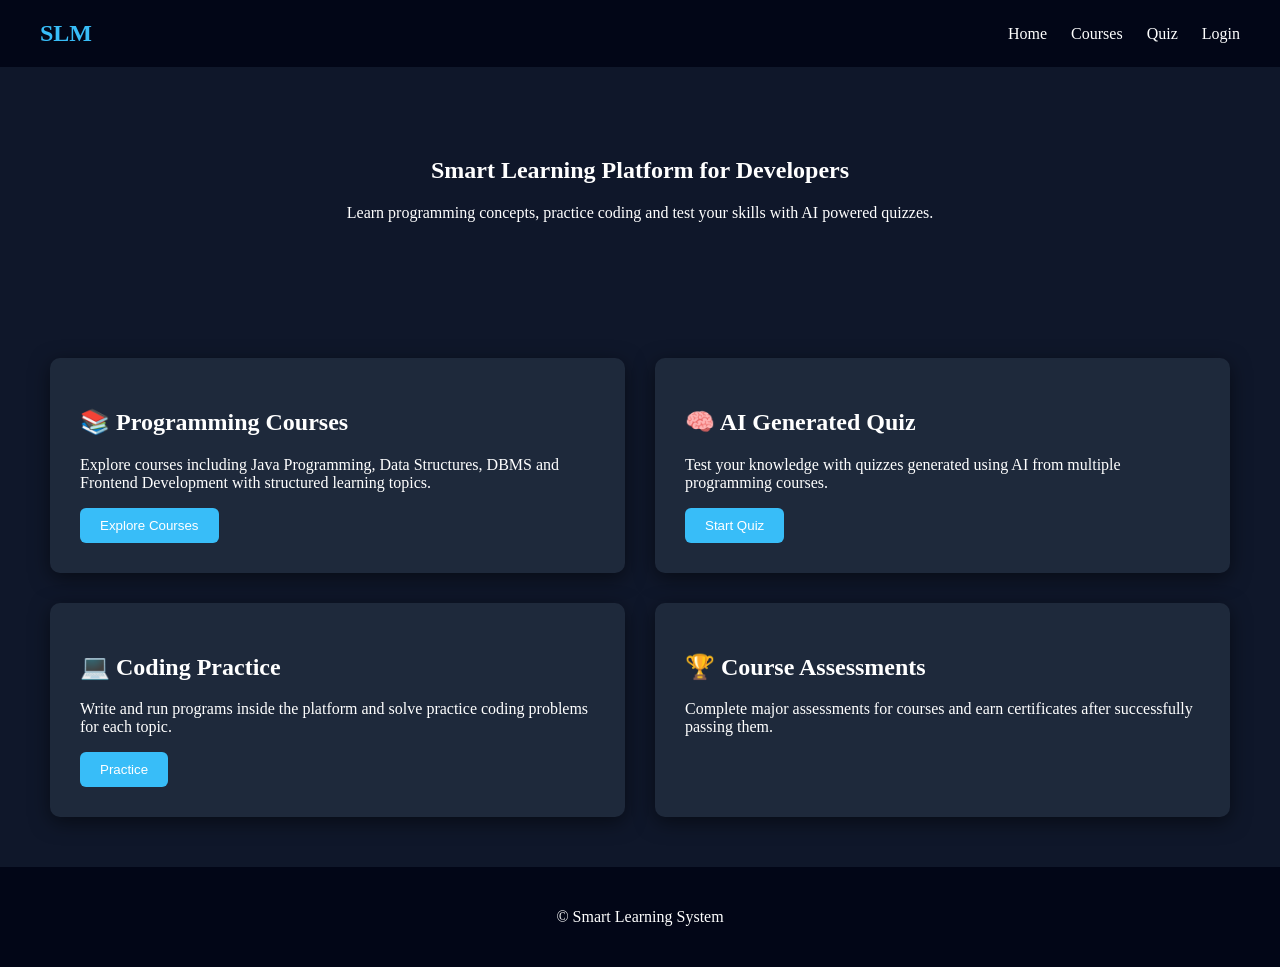
<file: slmback/src/main/resources/static/index.html>
<!DOCTYPE html>
<html lang="en">
<head>
<meta charset="UTF-8">
<meta name="viewport" content="width=device-width, initial-scale=1.0">
<title>SLM - Smart Learning System</title>
<link rel="stylesheet" href="css/style.css">
</head>
<body>
<header>
<div class="logo">SLM</div>
<nav>
<a href="index.html">Home</a>
<a href="courses.html">Courses</a>
<a href="quiz.html">Quiz</a>
<a href="login.html" id="login">Login</a>
</nav>
</header>
<section class="hero">
<h1>Smart Learning Platform for Developers</h1>
<p>
Learn programming concepts, practice coding and test your skills
with AI powered quizzes.
</p>
</section>
<section class="cards" id="features">
<div class="feature-card">
<h2>📚 Programming Courses</h2>
<p>
Explore courses including Java Programming, Data Structures,
DBMS and Frontend Development with structured learning topics.
</p>
<button onclick="location.href='courses.html'">
Explore Courses
</button>
</div>
<div class="feature-card">
<h2>🧠 AI Generated Quiz</h2>
<p>
Test your knowledge with quizzes generated using AI from
multiple programming courses.
</p>
<button onclick="location.href='quiz.html'">
Start Quiz
</button>
</div>
<div class="feature-card">
<h2>💻 Coding Practice</h2>
<p>
Write and run programs inside the platform and solve
practice coding problems for each topic.
</p>
<button onclick="location.href='coding.html'">Practice</button>
</div>
<div class="feature-card">
<h2>🏆 Course Assessments</h2>
<p>
Complete major assessments for courses and earn
certificates after successfully passing them.
</p>
</div>
</section>
<footer>
<p>© Smart Learning System</p>
</footer>
<script src="js/auth.js"></script>
</body>
</html>
</file>
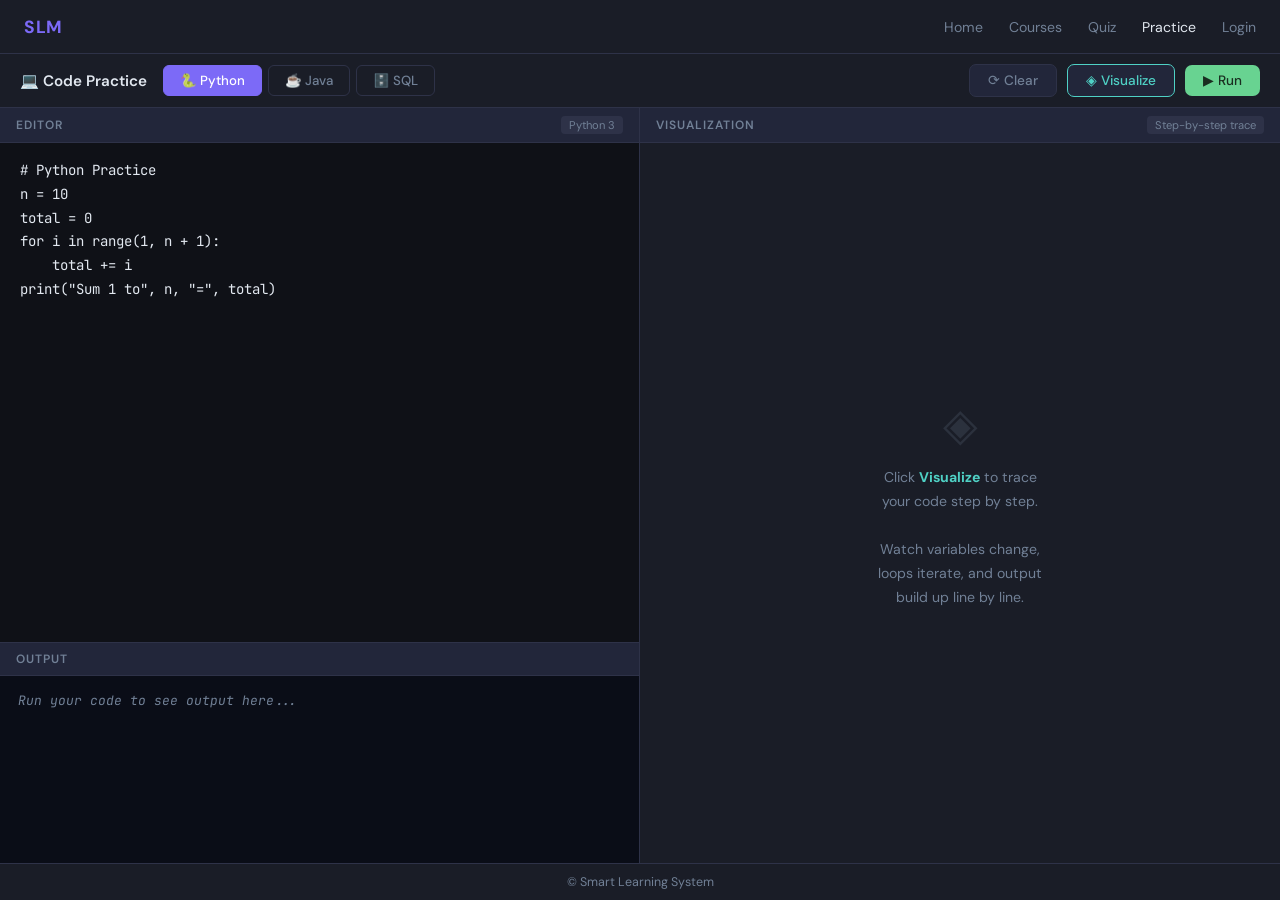
<file: slmback/src/main/resources/static/Coding.html>
<!DOCTYPE html>
<html lang="en">
<head>
  <meta charset="UTF-8">
  <meta name="viewport" content="width=device-width, initial-scale=1.0">
  <title>Code Practice - SLM</title>
  <link rel="stylesheet" href="css/style.css">
  <link href="https://fonts.googleapis.com/css2?family=JetBrains+Mono:wght@400;600&family=DM+Sans:wght@400;500;600&display=swap" rel="stylesheet">
  <style>
    *, *::before, *::after { box-sizing: border-box; margin: 0; padding: 0; }
    :root {
      --bg:       #0f1117;
      --surface:  #1a1d27;
      --surface2: #22263a;
      --border:   #2e3248;
      --accent:   #7c6af7;
      --accent2:  #4fd1c5;
      --danger:   #f56565;
      --success:  #68d391;
      --warning:  #f6ad55;
      --text:     #e2e8f0;
      --muted:    #718096;
      --mono:     'JetBrains Mono', monospace;
      --sans:     'DM Sans', sans-serif;
    }
    body {
      font-family: var(--sans);
      background: var(--bg);
      color: var(--text);
      min-height: 100vh;
      display: flex;
      flex-direction: column;
    }
    /* ── Header ── */
    header {
      background: var(--surface);
      border-bottom: 1px solid var(--border);
      padding: 0 24px;
      display: flex;
      align-items: center;
      justify-content: space-between;
      height: 54px;
      flex-shrink: 0;
    }
    .logo { font-weight: 700; font-size: 1.1rem; color: var(--accent); letter-spacing: .04em; }
    nav a {
      color: var(--muted);
      text-decoration: none;
      font-size: .88rem;
      margin-left: 22px;
      transition: color .2s;
    }
    nav a:hover, nav a.active { color: var(--text); }
    /* ── Toolbar ── */
    .toolbar {
      background: var(--surface);
      border-bottom: 1px solid var(--border);
      padding: 10px 20px;
      display: flex;
      align-items: center;
      gap: 12px;
      flex-wrap: wrap;
      flex-shrink: 0;
    }
    .toolbar-title { font-weight: 600; font-size: .95rem; color: var(--text); margin-right: 4px; }
    .lang-tabs { display: flex; gap: 6px; }
    .lang-tab {
      padding: 6px 16px;
      border-radius: 6px;
      border: 1.5px solid var(--border);
      background: transparent;
      color: var(--muted);
      font-family: var(--sans);
      font-size: .83rem;
      font-weight: 500;
      cursor: pointer;
      transition: all .2s;
    }
    .lang-tab:hover  { border-color: var(--accent); color: var(--text); }
    .lang-tab.active { background: var(--accent); border-color: var(--accent); color: #fff; }
    .toolbar-right { margin-left: auto; display: flex; gap: 10px; align-items: center; }
    .btn {
      padding: 7px 18px;
      border-radius: 7px;
      border: none;
      font-family: var(--sans);
      font-size: .85rem;
      font-weight: 500;
      cursor: pointer;
      transition: all .2s;
      display: flex;
      align-items: center;
      gap: 6px;
    }
    .btn-run          { background: var(--success); color: #1a2e20; }
    .btn-run:hover    { filter: brightness(1.1); }
    .btn-run:disabled { opacity: .5; cursor: not-allowed; filter: none; }
    .btn-viz          { background: var(--surface2); color: var(--accent2); border: 1.5px solid var(--accent2); }
    .btn-viz:hover    { background: var(--accent2); color: #0f2e2b; }
    .btn-clear        { background: var(--surface2); color: var(--muted); border: 1.5px solid var(--border); }
    .btn-clear:hover  { color: var(--danger); border-color: var(--danger); }
    /* ── 3-pane layout ── */
    .main {
      display: grid;
      grid-template-columns: 1fr 1fr;
      grid-template-rows: 1fr 220px;
      flex: 1;
      overflow: hidden;
      min-height: 0;
    }
    .pane-header {
      padding: 8px 16px;
      font-size: .75rem;
      font-weight: 600;
      color: var(--muted);
      text-transform: uppercase;
      letter-spacing: .08em;
      background: var(--surface2);
      border-bottom: 1px solid var(--border);
      display: flex;
      align-items: center;
      justify-content: space-between;
      flex-shrink: 0;
    }
    .pane-badge {
      font-size: .7rem;
      padding: 2px 8px;
      border-radius: 4px;
      background: var(--border);
      color: var(--muted);
      font-weight: 400;
      letter-spacing: 0;
      text-transform: none;
    }
    /* Editor pane — top left */
    .editor-pane {
      grid-column: 1; grid-row: 1;
      border-right: 1px solid var(--border);
      border-bottom: 1px solid var(--border);
      display: flex; flex-direction: column;
      overflow: hidden; min-height: 0;
    }
    #codeEditor {
      flex: 1;
      background: var(--bg);
      color: var(--text);
      font-family: var(--mono);
      font-size: 14px;
      line-height: 1.7;
      border: none; outline: none;
      padding: 16px 20px;
      resize: none;
      tab-size: 4;
      overflow-y: auto;
      min-height: 0;
    }
    #codeEditor::placeholder { color: #3a3f5a; }
    #codeEditor:focus { background: #0c0f1d; }
    /* Output pane — bottom left */
    .output-pane {
      grid-column: 1; grid-row: 2;
      border-right: 1px solid var(--border);
      display: flex; flex-direction: column;
      overflow: hidden; min-height: 0;
    }
    #outputBox {
      flex: 1;
      font-family: var(--mono);
      font-size: 13px;
      line-height: 1.7;
      padding: 14px 18px;
      overflow-y: auto;
      white-space: pre-wrap;
      word-break: break-word;
      background: #0a0d17;
    }
    .out-success { color: var(--success); }
    .out-error   { color: var(--danger); }
    .out-info    { color: var(--accent2); }
    .out-muted   { color: var(--muted); font-style: italic; }
    /* Viz pane — full right column */
    .viz-pane {
      grid-column: 2; grid-row: 1 / 3;
      display: flex; flex-direction: column;
      overflow: hidden;
      background: var(--surface);
      min-height: 0;
    }
    .viz-empty {
      display: flex; flex-direction: column;
      align-items: center; justify-content: center;
      height: 100%; color: var(--muted);
      text-align: center; gap: 12px; padding: 40px 30px;
    }
    .viz-empty .viz-icon { font-size: 2.8rem; opacity: .2; }
    .viz-empty p { font-size: .88rem; line-height: 1.7; }
    /* Playback controls */
    .viz-playbar {
      display: none; padding: 10px 14px;
      background: var(--surface2); border-bottom: 1px solid var(--border);
      flex-shrink: 0; gap: 8px; align-items: center; flex-wrap: wrap;
    }
    .viz-playbar.active { display: flex; }
    .vp-btn {
      padding: 5px 12px; border-radius: 6px; border: 1px solid var(--border);
      background: transparent; color: var(--muted); font-size: .78rem;
      cursor: pointer; transition: all .15s; font-family: var(--body);
    }
    .vp-btn:hover { border-color: var(--accent); color: var(--text); }
    .vp-btn.active { background: var(--accent); border-color: var(--accent); color: #fff; }
    .vp-sep { width: 1px; height: 18px; background: var(--border); margin: 0 2px; }
    .vp-counter { font-size: .75rem; color: var(--muted); margin-left: auto; }
    .vp-speed { font-size: .72rem; color: var(--muted); }
    /* Viz layout — 3 panels stacked */
    .viz-panels { flex: 1; overflow-y: auto; display: flex; flex-direction: column; gap: 0; min-height: 0; }
    /* Current step highlight */
    .viz-current-line {
      padding: 8px 14px; background: rgba(124,106,247,.08);
      border-bottom: 1px solid var(--border); flex-shrink: 0;
    }
    .vcl-label { font-size: .68rem; color: var(--accent); text-transform: uppercase; letter-spacing: .08em; margin-bottom: 4px; }
    .vcl-code  { font-family: var(--mono); font-size: .82rem; color: var(--accent2); white-space: pre-wrap; word-break: break-all; }
    .vcl-what  { font-size: .78rem; color: var(--muted); margin-top: 3px; }
    /* Variable watch panel */
    .viz-section { border-bottom: 1px solid var(--border); flex-shrink: 0; }
    .viz-sec-hdr {
      padding: 7px 14px; font-size: .68rem; font-weight: 700;
      text-transform: uppercase; letter-spacing: .08em;
      color: var(--muted); background: var(--surface2);
      display: flex; align-items: center; justify-content: space-between;
    }
    .viz-sec-body { padding: 10px 14px; }
    .var-grid { display: flex; flex-wrap: wrap; gap: 8px; }
    .var-chip {
      background: var(--bg); border: 1px solid var(--border);
      border-radius: 7px; padding: 6px 12px; font-family: var(--mono);
      font-size: .78rem; transition: border-color .3s, background .3s;
      position: relative;
    }
    .var-chip.changed {
      border-color: var(--warning);
      background: rgba(246,173,85,.08);
      animation: flash .5s ease;
    }
    @keyframes flash { 0%{background:rgba(246,173,85,.25)} 100%{background:rgba(246,173,85,.08)} }
    .var-chip .vn { color: var(--warning); }
    .var-chip .ve { color: var(--muted); margin: 0 4px; }
    .var-chip .vv { color: var(--success); }
    .var-chip .vold { font-size: .7rem; color: var(--muted); text-decoration: line-through; margin-right: 4px; }
    .var-empty { font-size: .78rem; color: var(--muted); font-style: italic; }
    /* Call stack */
    .stack-list { display: flex; flex-direction: column; gap: 4px; }
    .stack-frame {
      background: var(--bg); border: 1px solid var(--border);
      border-radius: 6px; padding: 5px 12px;
      font-family: var(--mono); font-size: .78rem;
      display: flex; align-items: center; gap: 8px;
    }
    .stack-frame.active-frame { border-color: var(--accent); background: rgba(124,106,247,.06); }
    .sf-name  { color: var(--accent2); flex: 1; }
    .sf-line  { color: var(--muted); font-size: .7rem; }
    .sf-arrow { color: var(--accent); font-size: .7rem; }
    /* Output trace */
    .output-trace { font-family: var(--mono); font-size: .8rem; display: flex; flex-direction: column; gap: 4px; }
    .out-line {
      display: flex; align-items: flex-start; gap: 8px;
      padding: 3px 0;
    }
    .out-arrow { color: var(--success); flex-shrink: 0; }
    .out-text  { color: var(--text); white-space: pre-wrap; word-break: break-word; }
    /* Step timeline at bottom */
    .viz-timeline {
      flex-shrink: 0; padding: 10px 14px;
      border-top: 1px solid var(--border);
      background: var(--surface2);
    }
    .tl-track {
      height: 4px; background: var(--border); border-radius: 2px;
      position: relative; cursor: pointer; margin-bottom: 6px;
    }
    .tl-fill { height: 100%; background: var(--accent); border-radius: 2px; transition: width .2s; }
    .tl-thumb {
      position: absolute; top: 50%; transform: translate(-50%,-50%);
      width: 10px; height: 10px; border-radius: 50%;
      background: var(--accent); border: 2px solid var(--bg);
      transition: left .2s;
    }
    .tl-labels { display: flex; justify-content: space-between; font-size: .68rem; color: var(--muted); }
    /* SQL table */
    .sql-table { width: 100%; border-collapse: collapse; font-family: var(--mono); font-size: .78rem; margin-top: 6px; }
    .sql-table th { background: var(--border); color: var(--accent); padding: 5px 10px; text-align: left; font-weight: 600; }
    .sql-table td { padding: 4px 10px; border-bottom: 1px solid var(--border); color: var(--text); }
    .sql-table tr.new-row td { background: rgba(104,211,145,.08); }
    .sql-table tr:last-child td { border-bottom: none; }
    .viz-controls { display: none; }
    ::-webkit-scrollbar { width: 5px; height: 5px; }
    ::-webkit-scrollbar-track { background: transparent; }
    ::-webkit-scrollbar-thumb { background: var(--border); border-radius: 3px; }
    footer {
      background: var(--surface); border-top: 1px solid var(--border);
      text-align: center; padding: 10px;
      font-size: .78rem; color: var(--muted); flex-shrink: 0;
    }
    @media (max-width: 700px) {
      .main { grid-template-columns: 1fr; grid-template-rows: 340px 180px 340px; }
      .editor-pane { grid-column: 1; grid-row: 1; }
      .output-pane { grid-column: 1; grid-row: 2; }
      .viz-pane    { grid-column: 1; grid-row: 3; }
    }
  </style>
</head>
<body>
<header>
  <div class="logo">SLM</div>
  <nav>
    <a href="index.html">Home</a>
    <a href="courses.html">Courses</a>
    <a href="quiz.html">Quiz</a>
    <a href="coding.html" class="active">Practice</a>
    <a href="login.html" id="loginBtn">Login</a>
  </nav>
</header>
<div class="toolbar">
  <span class="toolbar-title">💻 Code Practice</span>
  <div class="lang-tabs">
    <button class="lang-tab active" onclick="setLang('python', this)">🐍 Python</button>
    <button class="lang-tab"        onclick="setLang('java',   this)">☕ Java</button>
    <button class="lang-tab"        onclick="setLang('sql',    this)">🗄️ SQL</button>
  </div>
  <div class="toolbar-right">
    <button class="btn btn-clear" onclick="clearEditor()">⟳ Clear</button>
    <button class="btn btn-viz"   onclick="runVisualize()" id="vizBtn">◈ Visualize</button>
    <button class="btn btn-run"   onclick="runCode()"      id="runBtn">▶ Run</button>
  </div>
</div>
<div class="main">
  <!-- Editor: top-left -->
  <div class="editor-pane">
    <div class="pane-header">
      Editor
      <span class="pane-badge" id="langBadge">Python 3</span>
    </div>
    <textarea id="codeEditor" spellcheck="false" autocorrect="off" autocapitalize="off"
      placeholder="# Write your Python code here..."></textarea>
  </div>
  <!-- Output: bottom-left -->
  <div class="output-pane">
    <div class="pane-header">
      Output
      <span id="runStatus" style="font-size:.72rem;letter-spacing:0;text-transform:none;font-weight:500"></span>
    </div>
    <div id="outputBox"><span class="out-muted">Run your code to see output here...</span></div>
  </div>
  <!-- Visualization: full right -->
  <div class="viz-pane">
    <div class="pane-header">
      Visualization
      <span class="pane-badge">Step-by-step trace</span>
    </div>
    <!-- Playback bar -->
    <div class="viz-playbar" id="vizPlaybar">
      <button class="vp-btn" onclick="vizStep(-1)">◀ Prev</button>
      <button class="vp-btn" id="vizPlayBtn" onclick="togglePlay()">▶ Play</button>
      <button class="vp-btn" onclick="vizStep(1)">Next ▶</button>
      <div class="vp-sep"></div>
      <button class="vp-btn" onclick="vizGoTo(0)">⏮</button>
      <button class="vp-btn" onclick="vizGoTo(vizSteps.length-1)">⏭</button>
      <div class="vp-sep"></div>
      <button class="vp-btn" id="spd1" onclick="setSpeed(900)">0.5x</button>
      <button class="vp-btn active" id="spd2" onclick="setSpeed(400)">1x</button>
      <button class="vp-btn" id="spd3" onclick="setSpeed(120)">2x</button>
      <span class="vp-counter" id="vizCounter">0 / 0</span>
    </div>
    <!-- Step panels -->
    <div class="viz-panels" id="vizPanels">
      <div class="viz-empty" id="vizEmpty">
        <div class="viz-icon">◈</div>
        <p>Click <b style="color:var(--accent2)">Visualize</b> to trace<br>your code step by step.<br><br>
        Watch variables change,<br>loops iterate, and output<br>build up line by line.</p>
      </div>
    </div>
    <!-- Timeline -->
    <div class="viz-timeline" id="vizTimeline" style="display:none">
      <div class="tl-track" id="tlTrack" onclick="tlClick(event)">
        <div class="tl-fill"  id="tlFill"  style="width:0%"></div>
        <div class="tl-thumb" id="tlThumb" style="left:0%"></div>
      </div>
      <div class="tl-labels">
        <span>Step 1</span>
        <span id="tlEnd">0</span>
      </div>
    </div>
  </div>
</div>
<footer><p>© Smart Learning System</p></footer>
<script src="js/auth.js"></script>
<script>
// ── Starter code templates ──────────────────────────────
const STARTER = {
  python: `# Python Practice
n = 10
total = 0
for i in range(1, n + 1):
    total += i
print("Sum 1 to", n, "=", total)
`,
  java: `public class Main {
    public static void main(String[] args) {
        int n = 10;
        int total = 0;
        for (int i = 1; i <= n; i++) {
            total += i;
        }
        System.out.println("Sum 1 to " + n + " = " + total);
    }
}
`,
  sql: `-- SQL Practice
CREATE TABLE students (id INTEGER, name TEXT, score INTEGER);
INSERT INTO students VALUES (1, 'Alice', 92);
INSERT INTO students VALUES (2, 'Bob', 78);
INSERT INTO students VALUES (3, 'Carol', 85);
SELECT name, score FROM students WHERE score > 80 ORDER BY score DESC;
`
};
const LANG_LABELS = { python: 'Python 3', java: 'Java', sql: 'SQLite' };
let currentLang = 'python';
document.getElementById('codeEditor').value = STARTER.python;
function setLang(lang, el) {
  currentLang = lang;
  document.querySelectorAll('.lang-tab').forEach(t => t.classList.remove('active'));
  el.classList.add('active');
  document.getElementById('langBadge').textContent = LANG_LABELS[lang];
  document.getElementById('codeEditor').value = STARTER[lang];
  document.getElementById('codeEditor').placeholder =
    lang === 'sql'  ? '-- Write your SQL here...'       :
    lang === 'java' ? '// Write your Java code here...' :
                      '# Write your Python code here...';
  clearOutput();
  resetViz();
}
function clearEditor() {
  document.getElementById('codeEditor').value = STARTER[currentLang];
  clearOutput();
  resetViz();
}
function clearOutput() {
  document.getElementById('outputBox').innerHTML =
    '<span class="out-muted">Run your code to see output here...</span>';
  document.getElementById('runStatus').textContent = '';
}
async function runCode() {
  const code = document.getElementById('codeEditor').value.trim();
  if (!code) return;
  const btn = document.getElementById('runBtn');
  btn.disabled = true;
  btn.textContent = '⏳ Running...';
  document.getElementById('outputBox').innerHTML =
    '<span class="out-info">⏳ Sending to Gemini AI executor...</span>';
  document.getElementById('runStatus').textContent = '';
  try {
    const res = await fetch('https://slm-b8oo.onrender.com/api/code/run', {
      method:  'POST',
      headers: { 'Content-Type': 'application/json' },
      body: JSON.stringify({ code: code, language: currentLang, stdin: '' })
    });
    if (!res.ok) throw new Error('Server returned HTTP ' + res.status);
    const result = await res.json();
    showResult(result);
  } catch (err) {
    document.getElementById('outputBox').innerHTML =
      `<span class="out-error">⚠️ Could not reach backend.\n\nMake sure Spring Boot is running at:\nhttps://slm-b8oo.onrender.com\n\nError: ${escHtml(err.message)}</span>`;
    setStatus('✗ Error', 'var(--danger)');
  } finally {
    btn.disabled = false;
    btn.textContent = '▶ Run';
  }
}
function showResult(result) {
  const stdout = (result.stdout || '').trim();
  const stderr = (result.stderr || '').trim();
  if (stderr && !stdout) {
    document.getElementById('outputBox').innerHTML = `<span class="out-error">${escHtml(stderr)}</span>`;
    setStatus('✗ Error', 'var(--danger)');
  } else if (stdout) {
    let html = `<span class="out-success">${escHtml(stdout)}</span>`;
    if (stderr) html += `\n\n<span class="out-error">⚠️ Warnings:\n${escHtml(stderr)}</span>`;
    document.getElementById('outputBox').innerHTML = html;
    setStatus('✓ Success', 'var(--success)');
  } else {
    document.getElementById('outputBox').innerHTML = `<span class="out-muted">No output produced.</span>`;
    setStatus('', '');
  }
}
function setStatus(text, color) {
  const el = document.getElementById('runStatus');
  el.textContent = text;
  el.style.color  = color;
}
let vizSteps = [], vizCurrent = 0, vizTimer = null, vizSpeed = 400, prevVars = {};
function resetViz() {
  vizSteps = []; vizCurrent = 0; prevVars = {};
  clearInterval(vizTimer); vizTimer = null;
  document.getElementById('vizPlaybar').classList.remove('active');
  document.getElementById('vizTimeline').style.display = 'none';
  document.getElementById('vizPlayBtn').textContent = '▶ Play';
  document.getElementById('vizPanels').innerHTML = `
    <div class="viz-empty" id="vizEmpty">
      <div class="viz-icon">◈</div>
      <p>Click <b style="color:var(--accent2)">Visualize</b> to trace<br>your code step by step.</p>
    </div>`;
}
async function runVisualize() {
  const code = document.getElementById('codeEditor').value.trim();
  if (!code) { alert('Write some code first!'); return; }
  const btn = document.getElementById('vizBtn');
  btn.disabled = true; btn.textContent = '⏳ Tracing...';
  document.getElementById('vizPanels').innerHTML = `
    <div class="viz-empty">
      <div class="viz-icon" style="animation:spin .8s linear infinite;display:inline-block">◈</div>
      <p style="margin-top:12px">Gemini is tracing your code...<br>
      <span style="font-size:.75rem;color:var(--muted)">Analysing every line, variable and loop</span></p>
    </div>`;
  try {
    const res = await fetch('https://slm-b8oo.onrender.com/api/code/visualize', {
      method: 'POST',
      headers: { 'Content-Type': 'application/json' },
      body: JSON.stringify({ code: code, language: currentLang })
    });
    if (!res.ok) throw new Error('Backend returned ' + res.status);
    const data = await res.json();
    const raw  = (data.stdout || data.stderr || '').trim();
    const steps = parseGeminiTrace(raw, code);
    if (!steps || steps.length === 0) {
      let fallback = [];
      if      (currentLang === 'python') fallback = tracePython(code);
      else if (currentLang === 'java')   fallback = traceJava(code);
      else if (currentLang === 'sql')    fallback = traceSQL(code);
      if (fallback.length) { launchViz(fallback); return; }
      document.getElementById('vizPanels').innerHTML =
        `<div class="viz-empty"><div class="viz-icon">◈</div><p>Could not trace this code.<br>Try simpler code with variables and loops.</p></div>`;
      return;
    }
    launchViz(steps);
  } catch (err) {
    let fallback = [];
    if      (currentLang === 'python') fallback = tracePython(code);
    else if (currentLang === 'java')   fallback = traceJava(code);
    else if (currentLang === 'sql')    fallback = traceSQL(code);
    if (fallback.length) { launchViz(fallback); return; }
    document.getElementById('vizPanels').innerHTML =
      `<div class="viz-empty"><div class="viz-icon">◈</div><p>⚠️ Could not reach backend.<br>Make sure Spring Boot is running.</p></div>`;
  } finally {
    btn.disabled = false; btn.textContent = '◈ Visualize';
  }
}
function launchViz(steps) {
  vizSteps = steps; vizCurrent = 0; prevVars = {};
  document.getElementById('vizPlaybar').classList.add('active');
  document.getElementById('vizTimeline').style.display = 'block';
  document.getElementById('tlEnd').textContent = steps.length;
  renderStep(0);
}
function parseGeminiTrace(raw, code) {
  try {
    let clean = raw.replace(/^```(?:json)?\s*/i, '').replace(/\s*```$/i, '').trim();
    const start = clean.indexOf('[');
    const end   = clean.lastIndexOf(']');
    if (start === -1 || end === -1) return null;
    clean = clean.substring(start, end + 1);
    const parsed = JSON.parse(clean);
    if (!Array.isArray(parsed) || parsed.length === 0) return null;
    return parsed.map((s, i) => ({
      line:    s.line   || '',
      label:   s.label  || `Step ${i + 1}`,
      what:    s.what   || '',
      note:    s.note   || '',
      vars:    s.vars   || {},
      stack:   [{ name: 'main', line: s.lineNum || i + 1 }],
      output:  s.output !== undefined && s.output !== null ? s.output : undefined,
      table:   s.table  || null,
      type:    s.type   || 'generic',
      lineNum: s.lineNum || i + 1
    }));
  } catch { return null; }
}
function renderStep(idx) {
  if (idx < 0 || idx >= vizSteps.length) return;
  vizCurrent = idx;
  const step = vizSteps[idx];
  const pct  = ((idx + 1) / vizSteps.length * 100).toFixed(1);
  document.getElementById('vizCounter').textContent = (idx+1) + ' / ' + vizSteps.length;
  document.getElementById('tlFill').style.width  = pct + '%';
  document.getElementById('tlThumb').style.left  = pct + '%';
  const panels = document.getElementById('vizPanels');
  panels.innerHTML = '';
  const curDiv = document.createElement('div');
  curDiv.className = 'viz-current-line';
  curDiv.innerHTML = `
    <div class="vcl-label">${step.label}</div>
    <div class="vcl-code">${escHtml(step.line)}</div>
    <div class="vcl-what">${step.what || ''}</div>`;
  panels.appendChild(curDiv);
  const vars = step.vars || {}, vKeys = Object.keys(vars);
  const varSec = document.createElement('div');
  varSec.className = 'viz-section';
  varSec.innerHTML = `
    <div class="viz-sec-hdr"><span>📦 Variables</span><span style="font-size:.65rem">${vKeys.length} in scope</span></div>
    <div class="viz-sec-body">
      ${vKeys.length === 0 ? '<div class="var-empty">No variables yet</div>'
        : `<div class="var-grid">${vKeys.map(k => {
            const changed = prevVars[k] !== undefined && prevVars[k] !== vars[k];
            const oldVal  = changed ? `<span class="vold">${fmtVal(prevVars[k])}</span>` : '';
            return `<div class="var-chip${changed?' changed':''}"><span class="vn">${k}</span><span class="ve">=</span>${oldVal}<span class="vv">${fmtVal(vars[k])}</span></div>`;
          }).join('')}</div>`}
    </div>`;
  panels.appendChild(varSec);
  prevVars = {...vars};
  if (step.stack && step.stack.length > 0) {
    const stackSec = document.createElement('div');
    stackSec.className = 'viz-section';
    stackSec.innerHTML = `
      <div class="viz-sec-hdr"><span>📚 Call Stack</span></div>
      <div class="viz-sec-body"><div class="stack-list">
        ${step.stack.map((f, fi) => `
          <div class="stack-frame${fi === step.stack.length-1 ? ' active-frame' : ''}">
            <span class="sf-arrow">${fi === step.stack.length-1 ? '▶' : ' '}</span>
            <span class="sf-name">${f.name}</span>
            <span class="sf-line">line ${f.line}</span>
          </div>`).join('')}
      </div></div>`;
    panels.appendChild(stackSec);
  }
  if (step.table) {
    const { cols, rows, newRowIdx } = step.table;
    const tblSec = document.createElement('div');
    tblSec.className = 'viz-section';
    tblSec.innerHTML = `
      <div class="viz-sec-hdr"><span>🗄️ Table: ${step.table.name || ''}</span><span style="font-size:.65rem">${rows.length} row(s)</span></div>
      <div class="viz-sec-body">
        <table class="sql-table">
          <thead><tr>${cols.map(c=>`<th>${c}</th>`).join('')}</tr></thead>
          <tbody>${rows.length > 0
            ? rows.map((r,ri)=>`<tr class="${ri===newRowIdx?'new-row':''}">${r.map(c=>`<td>${c}</td>`).join('')}</tr>`).join('')
            : `<tr><td colspan="${cols.length}" style="color:var(--muted);text-align:center;padding:8px">(empty)</td></tr>`
          }</tbody>
        </table>
      </div>`;
    panels.appendChild(tblSec);
  }
  const outputLines = vizSteps.slice(0, idx+1).filter(s => s.output !== undefined);
  if (outputLines.length > 0) {
    const outSec = document.createElement('div');
    outSec.className = 'viz-section';
    outSec.innerHTML = `
      <div class="viz-sec-hdr"><span>🖥️ Output so far</span><span style="font-size:.65rem">${outputLines.length} line(s)</span></div>
      <div class="viz-sec-body"><div class="output-trace">
        ${outputLines.map(s=>`<div class="out-line"><span class="out-arrow">▶</span><span class="out-text">${escHtml(String(s.output))}</span></div>`).join('')}
      </div></div>`;
    panels.appendChild(outSec);
  }
  if (step.note) {
    const noteSec = document.createElement('div');
    noteSec.style.cssText = 'padding:10px 14px;font-size:.8rem;color:var(--muted);line-height:1.6;border-top:1px solid var(--border)';
    noteSec.innerHTML = '💡 ' + step.note;
    panels.appendChild(noteSec);
  }
}
function vizStep(dir) { const next = vizCurrent + dir; if (next >= 0 && next < vizSteps.length) renderStep(next); }
function vizGoTo(idx) { renderStep(Math.max(0, Math.min(idx, vizSteps.length-1))); }
function togglePlay() {
  const btn = document.getElementById('vizPlayBtn');
  if (vizTimer) { clearInterval(vizTimer); vizTimer = null; btn.textContent = '▶ Play'; }
  else {
    if (vizCurrent >= vizSteps.length - 1) renderStep(0);
    btn.textContent = '⏸ Pause';
    vizTimer = setInterval(() => {
      if (vizCurrent >= vizSteps.length - 1) { clearInterval(vizTimer); vizTimer = null; btn.textContent = '▶ Play'; }
      else renderStep(vizCurrent + 1);
    }, vizSpeed);
  }
}
function setSpeed(ms) {
  vizSpeed = ms;
  ['spd1','spd2','spd3'].forEach(id => document.getElementById(id).classList.remove('active'));
  const map = {900:'spd1', 400:'spd2', 120:'spd3'};
  if (map[ms]) document.getElementById(map[ms]).classList.add('active');
  if (vizTimer) { clearInterval(vizTimer); vizTimer = null; togglePlay(); }
}
function tlClick(e) {
  const rect = document.getElementById('tlTrack').getBoundingClientRect();
  const pct  = Math.max(0, Math.min(1, (e.clientX - rect.left) / rect.width));
  vizGoTo(Math.round(pct * (vizSteps.length - 1)));
}
function tracePython(code) {
  const steps = [], vars = {}, stack = [{ name: 'main', line: 1 }];
  const lines = code.split('\n');
  const outputBuf = [];
  for (let i = 0; i < lines.length; i++) {
    const raw = lines[i], line = raw.trim();
    if (!line || line.startsWith('#')) continue;
    const augM = line.match(/^([a-zA-Z_]\w*)\s*(\+=|-=|\*=|\/=|\/\/=|%=|\*\*=)\s*(.+)$/);
    if (augM) {
      const [, name, op, expr] = augM;
      const rhs = evalSafe(expr, vars), prev = vars[name] ?? 0;
      const before = prev;
      if      (op==='+=')  vars[name] = prev + rhs;
      else if (op==='-=')  vars[name] = prev - rhs;
      else if (op==='*=')  vars[name] = prev * rhs;
      else if (op==='/=')  vars[name] = prev / rhs;
      else if (op==='//=') vars[name] = Math.floor(prev / rhs);
      else if (op==='%=')  vars[name] = prev % rhs;
      else if (op==='**=') vars[name] = Math.pow(prev, rhs);
      stack[stack.length-1].line = i+1;
      steps.push({ line: raw, label: `Line ${i+1} — Update`, what: `${name} was ${fmtVal(before)}, now ${fmtVal(vars[name])}`, vars: {...vars}, stack: [...stack], note: `<b>${name}</b> ${op} ${fmtVal(rhs)} → ${fmtVal(vars[name])}` });
      continue;
    }
    const assM = line.match(/^([a-zA-Z_]\w*)\s*=\s*(.+)$/);
    if (assM && !line.startsWith('for') && !line.startsWith('if') && !line.startsWith('while')) {
      const [, name, expr] = assM;
      const val = evalSafe(expr, vars);
      vars[name] = val;
      stack[stack.length-1].line = i+1;
      steps.push({ line: raw, label: `Line ${i+1} — Assign`, what: `${name} ← ${fmtVal(val)}`, vars: {...vars}, stack: [...stack], note: `Variable <b>${name}</b> is set to <b>${fmtVal(val)}</b>` });
      continue;
    }
    const forM = line.match(/^for\s+([a-zA-Z_]\w*)\s+in\s+range\((.+)\)/);
    if (forM) {
      const [, iterVar, rangeArgs] = forM;
      const args = rangeArgs.split(',').map(a => Number(evalSafe(a.trim(), vars)));
      const start = args.length >= 2 ? args[0] : 0;
      const end   = args.length >= 2 ? args[1] : args[0];
      const step  = args.length >= 3 ? args[2] : 1;
      const count = Math.ceil((end - start) / step);
      stack[stack.length-1].line = i+1;
      steps.push({ line: raw, label: `Line ${i+1} — Loop`, what: `Starting loop: ${count} iterations`, vars: {...vars}, stack: [...stack], note: `Loop runs <b>${count}</b> times: ${iterVar} goes ${start} → ${end-1}` });
      const body = [];
      for (let j = i+1; j < lines.length; j++) {
        if (lines[j].match(/^\s+/) || lines[j].trim() === '') body.push({ raw: lines[j], lineNum: j+1 });
        else break;
      }
      let iter = 0;
      for (let v = start; v < end; v += step) {
        if (iter >= 12) { steps.push({ line: '    ...', label: `Truncated (${count - iter} more)`, what: 'Showing first 12 iterations only', vars: {...vars}, stack: [...stack] }); break; }
        vars[iterVar] = v;
        body.forEach(({ raw: bl, lineNum: ln }) => {
          const bt = bl.trim();
          if (!bt || bt.startsWith('#')) return;
          const bAug = bt.match(/^([a-zA-Z_]\w*)\s*(\+=|-=|\*=|\/=|\/\/=|%=)\s*(.+)$/);
          if (bAug) {
            const [, n, op, ex] = bAug;
            const rhs = evalSafe(ex, vars), bprev = vars[n] ?? 0;
            if      (op==='+=')  vars[n] = bprev + rhs;
            else if (op==='-=')  vars[n] = bprev - rhs;
            else if (op==='*=')  vars[n] = bprev * rhs;
            else if (op==='/=')  vars[n] = bprev / rhs;
            else if (op==='//=') vars[n] = Math.floor(bprev / rhs);
            else if (op==='%=')  vars[n] = bprev % rhs;
            stack[stack.length-1].line = ln;
            steps.push({ line: bl, label: `Line ${ln} — iter ${iter+1}`, what: `${n}: ${fmtVal(bprev)} → ${fmtVal(vars[n])}`, vars: {...vars}, stack: [...stack], note: `<b>${iterVar}</b>=${v}: ${n} updated from ${fmtVal(bprev)} to ${fmtVal(vars[n])}` });
          }
          const bAss = bt.match(/^([a-zA-Z_]\w*)\s*=\s*(.+)$/);
          if (bAss && !bt.startsWith('for') && !bt.startsWith('if')) {
            const [, n, ex] = bAss;
            const val = evalSafe(ex, vars);
            vars[n] = val;
            steps.push({ line: bl, label: `Line ${ln} — iter ${iter+1}`, what: `${n} ← ${fmtVal(val)}`, vars: {...vars}, stack: [...stack] });
          }
          const pm = bt.match(/^print\((.+)\)$/);
          if (pm) {
            const val = evalPrint(pm[1], vars);
            outputBuf.push(val);
            steps.push({ line: bl, label: `Line ${ln} — print`, what: `Output: ${val}`, vars: {...vars}, stack: [...stack], output: val, note: `prints <b>"${escHtml(String(val))}"</b> to console` });
          }
        });
        steps.push({ line: `↩ ${iterVar} = ${v}  (iteration ${iter+1}/${count})`, label: `Iteration ${iter+1} done`, what: `Loop body finished, ${iterVar} = ${v}`, vars: {...vars}, stack: [...stack], note: `After iteration ${iter+1}: ${Object.entries(vars).filter(([k])=>k!==iterVar).map(([k,v])=>`${k}=${fmtVal(v)}`).join(', ') || 'no other vars'}` });
        iter++;
      }
      steps.push({ line: `✓ Loop finished`, label: `Loop end`, what: `All ${count} iterations complete`, vars: {...vars}, stack: [...stack], note: `Loop completed. Final values: ${Object.entries(vars).map(([k,v])=>`${k}=${fmtVal(v)}`).join(', ')}` });
      continue;
    }
    const pm = line.match(/^print\((.+)\)$/);
    if (pm) {
      const val = evalPrint(pm[1], vars);
      outputBuf.push(val);
      stack[stack.length-1].line = i+1;
      steps.push({ line: raw, label: `Line ${i+1} — print`, what: `Output: ${val}`, vars: {...vars}, stack: [...stack], output: val, note: `<b>print()</b> outputs <b>"${escHtml(String(val))}"</b> → console` });
      continue;
    }
    if (line.startsWith('if ') || line.startsWith('elif ') || line === 'else:') {
      let result = '?';
      const condM = line.match(/^(?:if|elif)\s+(.+?):?$/);
      if (condM) { try { result = evalSafe(condM[1].replace(/:$/, ''), vars) ? 'TRUE ✓' : 'FALSE ✗'; } catch {} }
      stack[stack.length-1].line = i+1;
      steps.push({ line: raw, label: `Line ${i+1} — Condition`, what: `Evaluates to: ${result}`, vars: {...vars}, stack: [...stack], note: `Condition check: <b>${escHtml(line.replace(/:$/,''))}</b> → ${result}` });
      continue;
    }
    if (line.startsWith('while ')) { steps.push({ line: raw, label: `Line ${i+1} — While`, what: `Checking loop condition`, vars: {...vars}, stack: [...stack] }); continue; }
    const fnM = line.match(/^def\s+(\w+)\s*\(([^)]*)\)\s*:/);
    if (fnM) { steps.push({ line: raw, label: `Line ${i+1} — Define function`, what: `Function ${fnM[1]}() defined`, vars: {...vars}, stack: [...stack], note: `Defines function <b>${fnM[1]}</b> with params: ${fnM[2] || 'none'}` }); continue; }
    if (line.startsWith('return ')) {
      const retM = line.match(/^return\s+(.+)$/);
      const val  = retM ? evalSafe(retM[1], vars) : undefined;
      steps.push({ line: raw, label: `Line ${i+1} — Return`, what: `Returns ${fmtVal(val)}`, vars: {...vars}, stack: [...stack], note: `Function returns <b>${fmtVal(val)}</b>` });
      continue;
    }
    steps.push({ line: raw, label: `Line ${i+1}`, what: escHtml(line), vars: {...vars}, stack: [...stack] });
  }
  if (outputBuf.length > 0) steps.push({ line: '--- Program finished ---', label: 'Final Output', what: 'All output produced', vars: {...vars}, stack: [{name:'main',line:'end'}], output: outputBuf.join('\n'), note: `Complete output:\n<pre style="font-family:var(--mono);font-size:.78rem;margin-top:6px;color:var(--success)">${escHtml(outputBuf.join('\n'))}</pre>` });
  return steps;
}
function evalPrint(expr, vars) {
  expr = expr.trim();
  const parts = expr.split(',').map(p => { p = p.trim(); const strM = p.match(/^["'](.+)["']$/); if (strM) return strM[1]; return String(evalSafe(p, vars) ?? p); });
  return parts.join(' ');
}
function traceJava(code) {
  const steps = [], vars = {}, stack = [{ name: 'main', line: 1 }];
  const lines = code.split('\n');
  const outputBuf = [];
  lines.forEach((raw, i) => {
    const line = raw.trim();
    if (!line || line.startsWith('//') || line === '{' || line === '}') return;
    if (line.startsWith('public class') || line.includes('public static void main')) return;
    if (line === 'import java.util.Stack;' || line === 'import java.util.*;') return;
    stack[0].line = i+1;
    const declM = line.match(/^(?:int|double|float|long|String|boolean|char|var)\s+([a-zA-Z_]\w*)\s*=\s*(.+?);$/);
    if (declM) { const [, name, expr] = declM; const val = evalSafe(expr.replace(/['"]/g, ''), vars); vars[name] = val; steps.push({ line: raw, label: `Line ${i+1} — Declare`, what: `${name} = ${fmtVal(val)}`, vars: {...vars}, stack: [...stack], note: `Declares <b>${name}</b> = ${fmtVal(val)}` }); return; }
    const declNoVal = line.match(/^(?:int|double|float|long|String|boolean|char)\s+([a-zA-Z_]\w*)\s*;$/);
    if (declNoVal) { vars[declNoVal[1]] = 0; steps.push({ line: raw, label: `Line ${i+1} — Declare`, what: `${declNoVal[1]} declared (default 0)`, vars: {...vars}, stack: [...stack] }); return; }
    const augM = line.match(/^([a-zA-Z_]\w*)\s*(\+=|-=|\*=|\/=|%=)\s*(.+?);$/);
    if (augM) {
      const [, name, op, expr] = augM;
      const rhs = evalSafe(expr, vars), prev = vars[name] ?? 0;
      if      (op==='+=') vars[name] = prev + rhs;
      else if (op==='-=') vars[name] = prev - rhs;
      else if (op==='*=') vars[name] = prev * rhs;
      else if (op==='/=') vars[name] = prev / rhs;
      else if (op==='%=') vars[name] = prev % rhs;
      steps.push({ line: raw, label: `Line ${i+1} — Update`, what: `${name}: ${fmtVal(prev)} → ${fmtVal(vars[name])}`, vars: {...vars}, stack: [...stack], note: `<b>${name}</b> ${op} ${fmtVal(rhs)} → now <b>${fmtVal(vars[name])}</b>` });
      return;
    }
    const incM = line.match(/^([a-zA-Z_]\w*)(\+\+|--);?$/);
    if (incM) { const [, name, op] = incM; const prev = vars[name] ?? 0; vars[name] = op === '++' ? prev + 1 : prev - 1; steps.push({ line: raw, label: `Line ${i+1} — Increment`, what: `${name}: ${prev} → ${vars[name]}`, vars: {...vars}, stack: [...stack] }); return; }
    const forM = line.match(/^for\s*\(\s*(?:int\s+)?(\w+)\s*=\s*(\d+)\s*;\s*\1\s*([<>]=?|!=)\s*([^;]+)\s*;\s*\1(\+\+|--|\+=\s*\d+|-=\s*\d+)/);
    if (forM) {
      const [, iterVar, startStr, op, endStr] = forM;
      const start = Number(startStr), end = Number(evalSafe(endStr, vars));
      const count = op === '<' ? end - start : op === '<=' ? end - start + 1 : Math.abs(end - start);
      steps.push({ line: raw, label: `Line ${i+1} — For loop`, what: `Loop: ${iterVar} = ${start} to ${end}, ${count} iters`, vars: {...vars}, stack: [...stack], note: `<b>for</b> loop: ${iterVar} starts at ${start}, runs ${count} time(s)` });
      const body = []; let d = (line.match(/\{/) ? 1 : 0);
      for (let j = i+1; j < lines.length; j++) { const bl = lines[j].trim(); if (!bl) continue; d += (bl.match(/\{/g)||[]).length - (bl.match(/\}/g)||[]).length; if (d <= 0 && bl === '}') break; if (bl !== '{') body.push({ raw: lines[j], lineNum: j+1 }); }
      let v = start, iter = 0;
      while ((op==='<'?v<end:op==='<='?v<=end:op==='>'?v>end:v>=Number(endStr)) && iter < 12) {
        vars[iterVar] = v;
        body.forEach(({ raw: bl, lineNum: ln }) => {
          const bt = bl.trim();
          if (!bt || bt === '{' || bt === '}' || bt.startsWith('//')) return;
          const bAug = bt.match(/^([a-zA-Z_]\w*)\s*(\+=|-=|\*=|\/=|%=)\s*(.+?);$/);
          if (bAug) { const [, n, bop, ex] = bAug; const rhs = evalSafe(ex, vars), bp = vars[n] ?? 0; if (bop==='+=') vars[n]=bp+rhs; else if (bop==='-=') vars[n]=bp-rhs; else if (bop==='*=') vars[n]=bp*rhs; steps.push({ line: bl, label: `Line ${ln} iter ${iter+1}`, what: `${n}: ${fmtVal(bp)} → ${fmtVal(vars[n])}`, vars: {...vars}, stack: [...stack], note: `<b>${iterVar}</b>=${v}: ${n} → ${fmtVal(vars[n])}` }); }
          const bInc = bt.match(/^([a-zA-Z_]\w*)(\+\+|--);?$/);
          if (bInc) { const bp = vars[bInc[1]] ?? 0; vars[bInc[1]] = bInc[2]==='++' ? bp+1 : bp-1; steps.push({ line: bl, label: `Line ${ln} iter ${iter+1}`, what: `${bInc[1]}: ${bp} → ${vars[bInc[1]]}`, vars: {...vars}, stack: [...stack] }); }
          if (bt.includes('System.out.print')) { const sM = bt.match(/System\.out\.println?\s*\((.+)\)/); if (sM) { const val = evalPrintJava(sM[1], vars); outputBuf.push(val); steps.push({ line: bl, label: `Line ${ln} — print`, what: `Output: ${val}`, vars: {...vars}, stack: [...stack], output: val, note: `Prints: <b>"${escHtml(String(val))}"</b>` }); } }
        });
        steps.push({ line: `↩ ${iterVar} = ${v}  (iter ${iter+1}/${count})`, label: `Iteration ${iter+1} done`, what: `Body executed, ${iterVar} = ${v}`, vars: {...vars}, stack: [...stack], note: `After iter ${iter+1}: ${Object.entries(vars).map(([k,v])=>`${k}=${fmtVal(v)}`).join(', ')}` });
        v = forM[5].includes('++') ? v+1 : forM[5].includes('--') ? v-1 : v + (Number(forM[5].match(/\d+/)?.[0]||1));
        iter++;
      }
      if (iter >= 12) steps.push({ line: '...', label: 'Loop truncated', what: 'Showing first 12 iterations', vars: {...vars}, stack: [...stack] });
      steps.push({ line: `✓ for loop finished`, label: 'Loop end', what: `All ${count} iterations done`, vars: {...vars}, stack: [...stack], note: `Loop complete. Final: ${Object.entries(vars).map(([k,v])=>`${k}=${fmtVal(v)}`).join(', ')}` });
      return;
    }
    if (line.includes('System.out.print')) { const sM = line.match(/System\.out\.println?\s*\((.+)\)\s*;?$/); if (sM) { const val = evalPrintJava(sM[1], vars); outputBuf.push(val); steps.push({ line: raw, label: `Line ${i+1} — Print`, what: `Output: ${val}`, vars: {...vars}, stack: [...stack], output: val, note: `Prints <b>"${escHtml(String(val))}"</b> to console` }); return; } }
    if (line.startsWith('if ') || line.startsWith('if(')) { const cM = line.match(/^if\s*\((.+?)\)/); let result = '?'; if (cM) { try { result = evalSafe(cM[1], vars) ? 'TRUE ✓' : 'FALSE ✗'; } catch {} } steps.push({ line: raw, label: `Line ${i+1} — Condition`, what: `if(…) → ${result}`, vars: {...vars}, stack: [...stack], note: `Condition evaluates to <b>${result}</b>` }); return; }
  });
  if (outputBuf.length > 0) steps.push({ line: '--- Program finished ---', label: 'Final Output', what: 'Execution complete', vars: {...vars}, stack: [{name:'main',line:'end'}], output: outputBuf.join('\n'), note: `Complete output:<br><pre style="font-family:var(--mono);font-size:.78rem;margin-top:6px;color:var(--success)">${escHtml(outputBuf.join('\n'))}</pre>` });
  return steps;
}
function evalPrintJava(expr, vars) {
  expr = expr.trim();
  const parts = expr.split(/\+(?=(?:[^"]*"[^"]*")*[^"]*$)/).map(p => { p = p.trim(); const strM = p.match(/^["'](.*)["']$/); if (strM) return strM[1]; const val = evalSafe(p, vars); return val !== undefined && val !== p ? String(val) : p; });
  return parts.join('');
}
function traceSQL(code) {
  const steps = [], tables = {};
  const stmts = code.split(';').map(s => s.trim()).filter(Boolean);
  stmts.forEach((stmt, i) => {
    const up = stmt.toUpperCase().trim();
    if (up.startsWith('CREATE TABLE')) {
      const m = stmt.match(/CREATE\s+TABLE\s+(\w+)\s*\((.+)\)/si);
      if (m) { const tname = m[1], cols = m[2].split(',').map(c => c.trim().split(/\s+/)[0]); tables[tname] = { cols, rows: [] }; steps.push({ line: stmt+';', label: `Stmt ${i+1} — CREATE TABLE`, what: `Table "${tname}" created with ${cols.length} columns`, vars: {}, note: `Created table <b>${tname}</b> with columns: ${cols.join(', ')}` }); }
    } else if (up.startsWith('INSERT INTO')) {
      const m = stmt.match(/INSERT\s+INTO\s+(\w+)\s+VALUES\s*\((.+)\)/si);
      if (m) { const tname = m[1], vals = m[2].split(',').map(v => v.trim().replace(/'/g, '')); if (tables[tname]) { tables[tname].rows.push(vals); const newIdx = tables[tname].rows.length - 1; steps.push({ line: stmt+';', label: `Stmt ${i+1} — INSERT`, what: `Row added: [${vals.join(', ')}]`, vars: {}, table: { name: tname, cols: tables[tname].cols, rows: [...tables[tname].rows], newRowIdx: newIdx }, note: `Inserted row ${newIdx+1} into <b>${tname}</b>: [${vals.join(', ')}]` }); } }
    } else if (up.startsWith('SELECT')) {
      const fromM = stmt.match(/FROM\s+(\w+)/i), whereM = stmt.match(/WHERE\s+(.+?)(?:\s+ORDER|\s+GROUP|\s+LIMIT|$)/i), orderM = stmt.match(/ORDER\s+BY\s+(\w+)\s*(ASC|DESC)?/i);
      const tname = fromM ? fromM[1] : null;
      let rows = tname && tables[tname] ? [...tables[tname].rows] : [];
      if (tname && tables[tname]) steps.push({ line: stmt+';', label: `Stmt ${i+1} — SELECT (scan)`, what: `Scanning all ${rows.length} rows in ${tname}`, vars: {}, table: { name: tname, cols: tables[tname].cols, rows: [...rows] }, note: `Full table scan: ${rows.length} rows found in <b>${tname}</b>` });
      if (whereM && tname && tables[tname]) {
        const before = rows.length, condM = whereM[1].trim().match(/(\w+)\s*([><=!]+)\s*(.+)/);
        if (condM) { const [, col, op, rval] = condM, ci = tables[tname].cols.indexOf(col); if (ci >= 0) rows = rows.filter(row => { const lv = isNaN(row[ci]) ? row[ci] : Number(row[ci]), rv = isNaN(rval) ? rval.replace(/'/g,'') : Number(rval); if (op==='>') return lv>rv; if (op==='<') return lv<rv; if (op==='>=') return lv>=rv; if (op==='<=') return lv<=rv; if (op==='='||op==='==') return lv==rv; return true; }); }
        steps.push({ line: `WHERE ${whereM[1]}`, label: `Stmt ${i+1} — WHERE filter`, what: `${before} rows → ${rows.length} rows after filter`, vars: {}, table: { name: tname, cols: tables[tname].cols, rows: [...rows] }, note: `WHERE <b>${escHtml(whereM[1])}</b> — kept ${rows.length} of ${before} rows` });
      }
      if (orderM && tname && tables[tname]) {
        const ci = tables[tname].cols.indexOf(orderM[1]), dir = (orderM[2] || 'ASC').toUpperCase();
        if (ci >= 0) rows.sort((a, b) => { const av = isNaN(a[ci]) ? a[ci] : Number(a[ci]), bv = isNaN(b[ci]) ? b[ci] : Number(b[ci]); return dir==='ASC' ? (av>bv?1:-1) : (av<bv?1:-1); });
        steps.push({ line: `ORDER BY ${orderM[1]} ${dir}`, label: `Stmt ${i+1} — ORDER BY`, what: `Sorted by ${orderM[1]} ${dir}`, vars: {}, table: { name: tname, cols: tables[tname].cols, rows: [...rows] }, note: `Sorted by <b>${orderM[1]} ${dir}</b> — final result: ${rows.length} row(s)` });
      }
      steps.push({ line: stmt+';', label: `Stmt ${i+1} — Result`, what: `Query returned ${rows.length} row(s)`, vars: {}, table: { name: tname || 'result', cols: tname && tables[tname] ? tables[tname].cols : [], rows: [...rows] }, note: `Final result: <b>${rows.length}</b> row(s) returned`, output: `${rows.length} row(s) returned` });
    } else if (up.startsWith('UPDATE')) { steps.push({ line: stmt+';', label: `Stmt ${i+1} — UPDATE`, what: 'Updating rows', vars: {}, note: escHtml(stmt.substring(0,80)) }); }
    else if (up.startsWith('DELETE')) { steps.push({ line: stmt+';', label: `Stmt ${i+1} — DELETE`, what: 'Deleting rows', vars: {}, note: escHtml(stmt.substring(0,80)) }); }
    else { steps.push({ line: stmt+';', label: `Stmt ${i+1}`, what: escHtml(stmt.substring(0,60)), vars: {} }); }
  });
  return steps;
}
function evalSafe(expr, vars) {
  if (!expr) return undefined;
  expr = String(expr).trim().replace(/;$/, '');
  expr = expr.replace(/Math\.pow\(([^,]+),([^)]+)\)/, '($1)**($2)');
  expr = expr.replace(/Math\.sqrt\(([^)]+)\)/, 'Math.sqrt($1)');
  Object.entries(vars).forEach(([k, v]) => { expr = expr.replace(new RegExp('\\b' + k + '\\b', 'g'), typeof v === 'string' ? `"${v}"` : v); });
  try { return Function('"use strict"; return (' + expr + ')')(); }
  catch { return expr; }
}
function fmtVal(v) {
  if (v === undefined || v === null) return 'null';
  if (typeof v === 'string')  return '"' + v + '"';
  if (typeof v === 'boolean') return v ? 'true' : 'false';
  if (typeof v === 'number')  return Number.isInteger(v) ? v : parseFloat(v.toFixed(4));
  return String(v);
}
function escHtml(str) {
  if (!str) return '';
  return String(str).replace(/&/g,'&amp;').replace(/</g,'&lt;').replace(/>/g,'&gt;').replace(/"/g,'&quot;');
}
document.getElementById('codeEditor').addEventListener('keydown', e => {
  if (e.key === 'Tab') {
    e.preventDefault();
    const el = e.target, s = el.selectionStart;
    el.value = el.value.substring(0, s) + '    ' + el.value.substring(el.selectionEnd);
    el.selectionStart = el.selectionEnd = s + 4;
  }
});
</script>
</body>
</html>
</file>
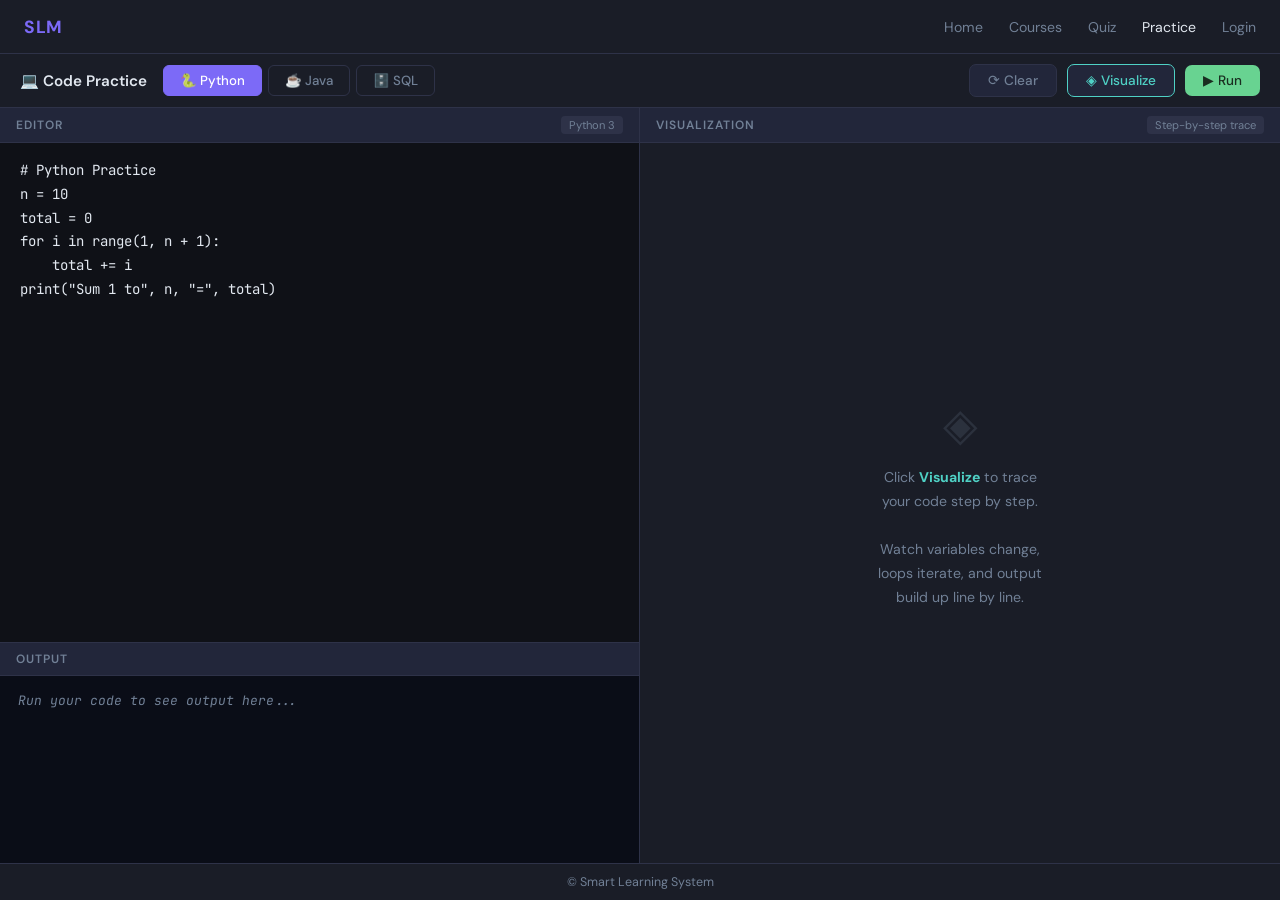
<file: slmback/src/main/resources/static/coding.html>
<!DOCTYPE html>
<html lang="en">
<head>
  <meta charset="UTF-8">
  <meta name="viewport" content="width=device-width, initial-scale=1.0">
  <title>Code Practice - SLM</title>
  <link rel="stylesheet" href="css/style.css">
  <link href="https://fonts.googleapis.com/css2?family=JetBrains+Mono:wght@400;600&family=DM+Sans:wght@400;500;600&display=swap" rel="stylesheet">
  <style>
    *, *::before, *::after { box-sizing: border-box; margin: 0; padding: 0; }
    :root {
      --bg:       #0f1117;
      --surface:  #1a1d27;
      --surface2: #22263a;
      --border:   #2e3248;
      --accent:   #7c6af7;
      --accent2:  #4fd1c5;
      --danger:   #f56565;
      --success:  #68d391;
      --warning:  #f6ad55;
      --text:     #e2e8f0;
      --muted:    #718096;
      --mono:     'JetBrains Mono', monospace;
      --sans:     'DM Sans', sans-serif;
    }
    body {
      font-family: var(--sans);
      background: var(--bg);
      color: var(--text);
      min-height: 100vh;
      display: flex;
      flex-direction: column;
    }
    /* ── Header ── */
    header {
      background: var(--surface);
      border-bottom: 1px solid var(--border);
      padding: 0 24px;
      display: flex;
      align-items: center;
      justify-content: space-between;
      height: 54px;
      flex-shrink: 0;
    }
    .logo { font-weight: 700; font-size: 1.1rem; color: var(--accent); letter-spacing: .04em; }
    nav a {
      color: var(--muted);
      text-decoration: none;
      font-size: .88rem;
      margin-left: 22px;
      transition: color .2s;
    }
    nav a:hover, nav a.active { color: var(--text); }
    /* ── Toolbar ── */
    .toolbar {
      background: var(--surface);
      border-bottom: 1px solid var(--border);
      padding: 10px 20px;
      display: flex;
      align-items: center;
      gap: 12px;
      flex-wrap: wrap;
      flex-shrink: 0;
    }
    .toolbar-title { font-weight: 600; font-size: .95rem; color: var(--text); margin-right: 4px; }
    .lang-tabs { display: flex; gap: 6px; }
    .lang-tab {
      padding: 6px 16px;
      border-radius: 6px;
      border: 1.5px solid var(--border);
      background: transparent;
      color: var(--muted);
      font-family: var(--sans);
      font-size: .83rem;
      font-weight: 500;
      cursor: pointer;
      transition: all .2s;
    }
    .lang-tab:hover  { border-color: var(--accent); color: var(--text); }
    .lang-tab.active { background: var(--accent); border-color: var(--accent); color: #fff; }
    .toolbar-right { margin-left: auto; display: flex; gap: 10px; align-items: center; }
    .btn {
      padding: 7px 18px;
      border-radius: 7px;
      border: none;
      font-family: var(--sans);
      font-size: .85rem;
      font-weight: 500;
      cursor: pointer;
      transition: all .2s;
      display: flex;
      align-items: center;
      gap: 6px;
    }
    .btn-run          { background: var(--success); color: #1a2e20; }
    .btn-run:hover    { filter: brightness(1.1); }
    .btn-run:disabled { opacity: .5; cursor: not-allowed; filter: none; }
    .btn-viz          { background: var(--surface2); color: var(--accent2); border: 1.5px solid var(--accent2); }
    .btn-viz:hover    { background: var(--accent2); color: #0f2e2b; }
    .btn-clear        { background: var(--surface2); color: var(--muted); border: 1.5px solid var(--border); }
    .btn-clear:hover  { color: var(--danger); border-color: var(--danger); }
    /* ── 3-pane layout ── */
    .main {
      display: grid;
      grid-template-columns: 1fr 1fr;
      grid-template-rows: 1fr 220px;
      flex: 1;
      overflow: hidden;
      min-height: 0;
    }
    .pane-header {
      padding: 8px 16px;
      font-size: .75rem;
      font-weight: 600;
      color: var(--muted);
      text-transform: uppercase;
      letter-spacing: .08em;
      background: var(--surface2);
      border-bottom: 1px solid var(--border);
      display: flex;
      align-items: center;
      justify-content: space-between;
      flex-shrink: 0;
    }
    .pane-badge {
      font-size: .7rem;
      padding: 2px 8px;
      border-radius: 4px;
      background: var(--border);
      color: var(--muted);
      font-weight: 400;
      letter-spacing: 0;
      text-transform: none;
    }
    /* Editor pane — top left */
    .editor-pane {
      grid-column: 1; grid-row: 1;
      border-right: 1px solid var(--border);
      border-bottom: 1px solid var(--border);
      display: flex; flex-direction: column;
      overflow: hidden; min-height: 0;
    }
    #codeEditor {
      flex: 1;
      background: var(--bg);
      color: var(--text);
      font-family: var(--mono);
      font-size: 14px;
      line-height: 1.7;
      border: none; outline: none;
      padding: 16px 20px;
      resize: none;
      tab-size: 4;
      overflow-y: auto;
      min-height: 0;
    }
    #codeEditor::placeholder { color: #3a3f5a; }
    #codeEditor:focus { background: #0c0f1d; }
    /* Output pane — bottom left */
    .output-pane {
      grid-column: 1; grid-row: 2;
      border-right: 1px solid var(--border);
      display: flex; flex-direction: column;
      overflow: hidden; min-height: 0;
    }
    #outputBox {
      flex: 1;
      font-family: var(--mono);
      font-size: 13px;
      line-height: 1.7;
      padding: 14px 18px;
      overflow-y: auto;
      white-space: pre-wrap;
      word-break: break-word;
      background: #0a0d17;
    }
    .out-success { color: var(--success); }
    .out-error   { color: var(--danger); }
    .out-info    { color: var(--accent2); }
    .out-muted   { color: var(--muted); font-style: italic; }
    /* Viz pane — full right column */
    .viz-pane {
      grid-column: 2; grid-row: 1 / 3;
      display: flex; flex-direction: column;
      overflow: hidden;
      background: var(--surface);
      min-height: 0;
    }
    .viz-empty {
      display: flex; flex-direction: column;
      align-items: center; justify-content: center;
      height: 100%; color: var(--muted);
      text-align: center; gap: 12px; padding: 40px 30px;
    }
    .viz-empty .viz-icon { font-size: 2.8rem; opacity: .2; }
    .viz-empty p { font-size: .88rem; line-height: 1.7; }
    /* Playback controls */
    .viz-playbar {
      display: none; padding: 10px 14px;
      background: var(--surface2); border-bottom: 1px solid var(--border);
      flex-shrink: 0; gap: 8px; align-items: center; flex-wrap: wrap;
    }
    .viz-playbar.active { display: flex; }
    .vp-btn {
      padding: 5px 12px; border-radius: 6px; border: 1px solid var(--border);
      background: transparent; color: var(--muted); font-size: .78rem;
      cursor: pointer; transition: all .15s; font-family: var(--body);
    }
    .vp-btn:hover { border-color: var(--accent); color: var(--text); }
    .vp-btn.active { background: var(--accent); border-color: var(--accent); color: #fff; }
    .vp-sep { width: 1px; height: 18px; background: var(--border); margin: 0 2px; }
    .vp-counter { font-size: .75rem; color: var(--muted); margin-left: auto; }
    .vp-speed { font-size: .72rem; color: var(--muted); }
    /* Viz layout — 3 panels stacked */
    .viz-panels { flex: 1; overflow-y: auto; display: flex; flex-direction: column; gap: 0; min-height: 0; }
    /* Current step highlight */
    .viz-current-line {
      padding: 8px 14px; background: rgba(124,106,247,.08);
      border-bottom: 1px solid var(--border); flex-shrink: 0;
    }
    .vcl-label { font-size: .68rem; color: var(--accent); text-transform: uppercase; letter-spacing: .08em; margin-bottom: 4px; }
    .vcl-code  { font-family: var(--mono); font-size: .82rem; color: var(--accent2); white-space: pre-wrap; word-break: break-all; }
    .vcl-what  { font-size: .78rem; color: var(--muted); margin-top: 3px; }
    /* Variable watch panel */
    .viz-section { border-bottom: 1px solid var(--border); flex-shrink: 0; }
    .viz-sec-hdr {
      padding: 7px 14px; font-size: .68rem; font-weight: 700;
      text-transform: uppercase; letter-spacing: .08em;
      color: var(--muted); background: var(--surface2);
      display: flex; align-items: center; justify-content: space-between;
    }
    .viz-sec-body { padding: 10px 14px; }
    .var-grid { display: flex; flex-wrap: wrap; gap: 8px; }
    .var-chip {
      background: var(--bg); border: 1px solid var(--border);
      border-radius: 7px; padding: 6px 12px; font-family: var(--mono);
      font-size: .78rem; transition: border-color .3s, background .3s;
      position: relative;
    }
    .var-chip.changed {
      border-color: var(--warning);
      background: rgba(246,173,85,.08);
      animation: flash .5s ease;
    }
    @keyframes flash { 0%{background:rgba(246,173,85,.25)} 100%{background:rgba(246,173,85,.08)} }
    .var-chip .vn { color: var(--warning); }
    .var-chip .ve { color: var(--muted); margin: 0 4px; }
    .var-chip .vv { color: var(--success); }
    .var-chip .vold { font-size: .7rem; color: var(--muted); text-decoration: line-through; margin-right: 4px; }
    .var-empty { font-size: .78rem; color: var(--muted); font-style: italic; }
    /* Call stack */
    .stack-list { display: flex; flex-direction: column; gap: 4px; }
    .stack-frame {
      background: var(--bg); border: 1px solid var(--border);
      border-radius: 6px; padding: 5px 12px;
      font-family: var(--mono); font-size: .78rem;
      display: flex; align-items: center; gap: 8px;
    }
    .stack-frame.active-frame { border-color: var(--accent); background: rgba(124,106,247,.06); }
    .sf-name  { color: var(--accent2); flex: 1; }
    .sf-line  { color: var(--muted); font-size: .7rem; }
    .sf-arrow { color: var(--accent); font-size: .7rem; }
    /* Output trace */
    .output-trace { font-family: var(--mono); font-size: .8rem; display: flex; flex-direction: column; gap: 4px; }
    .out-line {
      display: flex; align-items: flex-start; gap: 8px;
      padding: 3px 0;
    }
    .out-arrow { color: var(--success); flex-shrink: 0; }
    .out-text  { color: var(--text); white-space: pre-wrap; word-break: break-word; }
    /* Step timeline at bottom */
    .viz-timeline {
      flex-shrink: 0; padding: 10px 14px;
      border-top: 1px solid var(--border);
      background: var(--surface2);
    }
    .tl-track {
      height: 4px; background: var(--border); border-radius: 2px;
      position: relative; cursor: pointer; margin-bottom: 6px;
    }
    .tl-fill { height: 100%; background: var(--accent); border-radius: 2px; transition: width .2s; }
    .tl-thumb {
      position: absolute; top: 50%; transform: translate(-50%,-50%);
      width: 10px; height: 10px; border-radius: 50%;
      background: var(--accent); border: 2px solid var(--bg);
      transition: left .2s;
    }
    .tl-labels { display: flex; justify-content: space-between; font-size: .68rem; color: var(--muted); }
    /* SQL table */
    .sql-table { width: 100%; border-collapse: collapse; font-family: var(--mono); font-size: .78rem; margin-top: 6px; }
    .sql-table th { background: var(--border); color: var(--accent); padding: 5px 10px; text-align: left; font-weight: 600; }
    .sql-table td { padding: 4px 10px; border-bottom: 1px solid var(--border); color: var(--text); }
    .sql-table tr.new-row td { background: rgba(104,211,145,.08); }
    .sql-table tr:last-child td { border-bottom: none; }
    .viz-controls { display: none; }
    ::-webkit-scrollbar { width: 5px; height: 5px; }
    ::-webkit-scrollbar-track { background: transparent; }
    ::-webkit-scrollbar-thumb { background: var(--border); border-radius: 3px; }
    footer {
      background: var(--surface); border-top: 1px solid var(--border);
      text-align: center; padding: 10px;
      font-size: .78rem; color: var(--muted); flex-shrink: 0;
    }
    @media (max-width: 700px) {
      .main { grid-template-columns: 1fr; grid-template-rows: 340px 180px 340px; }
      .editor-pane { grid-column: 1; grid-row: 1; }
      .output-pane { grid-column: 1; grid-row: 2; }
      .viz-pane    { grid-column: 1; grid-row: 3; }
    }
  </style>
</head>
<body>
<header>
  <div class="logo">SLM</div>
  <nav>
    <a href="index.html">Home</a>
    <a href="courses.html">Courses</a>
    <a href="quiz.html">Quiz</a>
    <a href="coding.html" class="active">Practice</a>
    <a href="login.html" id="loginBtn">Login</a>
  </nav>
</header>
<div class="toolbar">
  <span class="toolbar-title">💻 Code Practice</span>
  <div class="lang-tabs">
    <button class="lang-tab active" onclick="setLang('python', this)">🐍 Python</button>
    <button class="lang-tab"        onclick="setLang('java',   this)">☕ Java</button>
    <button class="lang-tab"        onclick="setLang('sql',    this)">🗄️ SQL</button>
  </div>
  <div class="toolbar-right">
    <button class="btn btn-clear" onclick="clearEditor()">⟳ Clear</button>
    <button class="btn btn-viz"   onclick="runVisualize()" id="vizBtn">◈ Visualize</button>
    <button class="btn btn-run"   onclick="runCode()"      id="runBtn">▶ Run</button>
  </div>
</div>
<div class="main">
  <!-- Editor: top-left -->
  <div class="editor-pane">
    <div class="pane-header">
      Editor
      <span class="pane-badge" id="langBadge">Python 3</span>
    </div>
    <textarea id="codeEditor" spellcheck="false" autocorrect="off" autocapitalize="off"
      placeholder="# Write your Python code here..."></textarea>
  </div>
  <!-- Output: bottom-left -->
  <div class="output-pane">
    <div class="pane-header">
      Output
      <span id="runStatus" style="font-size:.72rem;letter-spacing:0;text-transform:none;font-weight:500"></span>
    </div>
    <div id="outputBox"><span class="out-muted">Run your code to see output here...</span></div>
  </div>
  <!-- Visualization: full right -->
  <div class="viz-pane">
    <div class="pane-header">
      Visualization
      <span class="pane-badge">Step-by-step trace</span>
    </div>
    <!-- Playback bar -->
    <div class="viz-playbar" id="vizPlaybar">
      <button class="vp-btn" onclick="vizStep(-1)">◀ Prev</button>
      <button class="vp-btn" id="vizPlayBtn" onclick="togglePlay()">▶ Play</button>
      <button class="vp-btn" onclick="vizStep(1)">Next ▶</button>
      <div class="vp-sep"></div>
      <button class="vp-btn" onclick="vizGoTo(0)">⏮</button>
      <button class="vp-btn" onclick="vizGoTo(vizSteps.length-1)">⏭</button>
      <div class="vp-sep"></div>
      <button class="vp-btn" id="spd1" onclick="setSpeed(900)">0.5x</button>
      <button class="vp-btn active" id="spd2" onclick="setSpeed(400)">1x</button>
      <button class="vp-btn" id="spd3" onclick="setSpeed(120)">2x</button>
      <span class="vp-counter" id="vizCounter">0 / 0</span>
    </div>
    <!-- Step panels -->
    <div class="viz-panels" id="vizPanels">
      <div class="viz-empty" id="vizEmpty">
        <div class="viz-icon">◈</div>
        <p>Click <b style="color:var(--accent2)">Visualize</b> to trace<br>your code step by step.<br><br>
        Watch variables change,<br>loops iterate, and output<br>build up line by line.</p>
      </div>
    </div>
    <!-- Timeline -->
    <div class="viz-timeline" id="vizTimeline" style="display:none">
      <div class="tl-track" id="tlTrack" onclick="tlClick(event)">
        <div class="tl-fill"  id="tlFill"  style="width:0%"></div>
        <div class="tl-thumb" id="tlThumb" style="left:0%"></div>
      </div>
      <div class="tl-labels">
        <span>Step 1</span>
        <span id="tlEnd">0</span>
      </div>
    </div>
  </div>
</div>
<footer><p>© Smart Learning System</p></footer>
<script src="js/auth.js"></script>
<script>
// ── Starter code templates ──────────────────────────────
const STARTER = {
  python: `# Python Practice
n = 10
total = 0
for i in range(1, n + 1):
    total += i
print("Sum 1 to", n, "=", total)
`,
  java: `public class Main {
    public static void main(String[] args) {
        int n = 10;
        int total = 0;
        for (int i = 1; i <= n; i++) {
            total += i;
        }
        System.out.println("Sum 1 to " + n + " = " + total);
    }
}
`,
  sql: `-- SQL Practice
CREATE TABLE students (id INTEGER, name TEXT, score INTEGER);
INSERT INTO students VALUES (1, 'Alice', 92);
INSERT INTO students VALUES (2, 'Bob', 78);
INSERT INTO students VALUES (3, 'Carol', 85);
SELECT name, score FROM students WHERE score > 80 ORDER BY score DESC;
`
};
const LANG_LABELS = { python: 'Python 3', java: 'Java', sql: 'SQLite' };
let currentLang = 'python';
document.getElementById('codeEditor').value = STARTER.python;
function setLang(lang, el) {
  currentLang = lang;
  document.querySelectorAll('.lang-tab').forEach(t => t.classList.remove('active'));
  el.classList.add('active');
  document.getElementById('langBadge').textContent = LANG_LABELS[lang];
  document.getElementById('codeEditor').value = STARTER[lang];
  document.getElementById('codeEditor').placeholder =
    lang === 'sql'  ? '-- Write your SQL here...'       :
    lang === 'java' ? '// Write your Java code here...' :
                      '# Write your Python code here...';
  clearOutput();
  resetViz();
}
function clearEditor() {
  document.getElementById('codeEditor').value = STARTER[currentLang];
  clearOutput();
  resetViz();
}
function clearOutput() {
  document.getElementById('outputBox').innerHTML =
    '<span class="out-muted">Run your code to see output here...</span>';
  document.getElementById('runStatus').textContent = '';
}
async function runCode() {
  const code = document.getElementById('codeEditor').value.trim();
  if (!code) return;
  const btn = document.getElementById('runBtn');
  btn.disabled = true;
  btn.textContent = '⏳ Running...';
  document.getElementById('outputBox').innerHTML =
    '<span class="out-info">⏳ Sending to Gemini AI executor...</span>';
  document.getElementById('runStatus').textContent = '';
  try {
    const res = await fetch('https://slm-b8oo.onrender.com/api/code/run', {
      method:  'POST',
      headers: { 'Content-Type': 'application/json' },
      body: JSON.stringify({ code: code, language: currentLang, stdin: '' })
    });
    if (!res.ok) throw new Error('Server returned HTTP ' + res.status);
    const result = await res.json();
    showResult(result);
  } catch (err) {
    document.getElementById('outputBox').innerHTML =
      `<span class="out-error">⚠️ Could not reach backend.\n\nMake sure Spring Boot is running at:\nhttps://slm-b8oo.onrender.com\n\nError: ${escHtml(err.message)}</span>`;
    setStatus('✗ Error', 'var(--danger)');
  } finally {
    btn.disabled = false;
    btn.textContent = '▶ Run';
  }
}
function showResult(result) {
  const stdout = (result.stdout || '').trim();
  const stderr = (result.stderr || '').trim();
  if (stderr && !stdout) {
    document.getElementById('outputBox').innerHTML = `<span class="out-error">${escHtml(stderr)}</span>`;
    setStatus('✗ Error', 'var(--danger)');
  } else if (stdout) {
    let html = `<span class="out-success">${escHtml(stdout)}</span>`;
    if (stderr) html += `\n\n<span class="out-error">⚠️ Warnings:\n${escHtml(stderr)}</span>`;
    document.getElementById('outputBox').innerHTML = html;
    setStatus('✓ Success', 'var(--success)');
  } else {
    document.getElementById('outputBox').innerHTML = `<span class="out-muted">No output produced.</span>`;
    setStatus('', '');
  }
}
function setStatus(text, color) {
  const el = document.getElementById('runStatus');
  el.textContent = text;
  el.style.color  = color;
}
let vizSteps = [], vizCurrent = 0, vizTimer = null, vizSpeed = 400, prevVars = {};
function resetViz() {
  vizSteps = []; vizCurrent = 0; prevVars = {};
  clearInterval(vizTimer); vizTimer = null;
  document.getElementById('vizPlaybar').classList.remove('active');
  document.getElementById('vizTimeline').style.display = 'none';
  document.getElementById('vizPlayBtn').textContent = '▶ Play';
  document.getElementById('vizPanels').innerHTML = `
    <div class="viz-empty" id="vizEmpty">
      <div class="viz-icon">◈</div>
      <p>Click <b style="color:var(--accent2)">Visualize</b> to trace<br>your code step by step.</p>
    </div>`;
}
async function runVisualize() {
  const code = document.getElementById('codeEditor').value.trim();
  if (!code) { alert('Write some code first!'); return; }
  const btn = document.getElementById('vizBtn');
  btn.disabled = true; btn.textContent = '⏳ Tracing...';
  document.getElementById('vizPanels').innerHTML = `
    <div class="viz-empty">
      <div class="viz-icon" style="animation:spin .8s linear infinite;display:inline-block">◈</div>
      <p style="margin-top:12px">Gemini is tracing your code...<br>
      <span style="font-size:.75rem;color:var(--muted)">Analysing every line, variable and loop</span></p>
    </div>`;
  try {
    const res = await fetch('https://slm-b8oo.onrender.com/api/code/visualize', {
      method: 'POST',
      headers: { 'Content-Type': 'application/json' },
      body: JSON.stringify({ code: code, language: currentLang })
    });
    if (!res.ok) throw new Error('Backend returned ' + res.status);
    const data = await res.json();
    const raw  = (data.stdout || data.stderr || '').trim();
    const steps = parseGeminiTrace(raw, code);
    if (!steps || steps.length === 0) {
      let fallback = [];
      if      (currentLang === 'python') fallback = tracePython(code);
      else if (currentLang === 'java')   fallback = traceJava(code);
      else if (currentLang === 'sql')    fallback = traceSQL(code);
      if (fallback.length) { launchViz(fallback); return; }
      document.getElementById('vizPanels').innerHTML =
        `<div class="viz-empty"><div class="viz-icon">◈</div><p>Could not trace this code.<br>Try simpler code with variables and loops.</p></div>`;
      return;
    }
    launchViz(steps);
  } catch (err) {
    let fallback = [];
    if      (currentLang === 'python') fallback = tracePython(code);
    else if (currentLang === 'java')   fallback = traceJava(code);
    else if (currentLang === 'sql')    fallback = traceSQL(code);
    if (fallback.length) { launchViz(fallback); return; }
    document.getElementById('vizPanels').innerHTML =
      `<div class="viz-empty"><div class="viz-icon">◈</div><p>⚠️ Could not reach backend.<br>Make sure Spring Boot is running.</p></div>`;
  } finally {
    btn.disabled = false; btn.textContent = '◈ Visualize';
  }
}
function launchViz(steps) {
  vizSteps = steps; vizCurrent = 0; prevVars = {};
  document.getElementById('vizPlaybar').classList.add('active');
  document.getElementById('vizTimeline').style.display = 'block';
  document.getElementById('tlEnd').textContent = steps.length;
  renderStep(0);
}
function parseGeminiTrace(raw, code) {
  try {
    let clean = raw.replace(/^```(?:json)?\s*/i, '').replace(/\s*```$/i, '').trim();
    const start = clean.indexOf('[');
    const end   = clean.lastIndexOf(']');
    if (start === -1 || end === -1) return null;
    clean = clean.substring(start, end + 1);
    const parsed = JSON.parse(clean);
    if (!Array.isArray(parsed) || parsed.length === 0) return null;
    return parsed.map((s, i) => ({
      line:    s.line   || '',
      label:   s.label  || `Step ${i + 1}`,
      what:    s.what   || '',
      note:    s.note   || '',
      vars:    s.vars   || {},
      stack:   [{ name: 'main', line: s.lineNum || i + 1 }],
      output:  s.output !== undefined && s.output !== null ? s.output : undefined,
      table:   s.table  || null,
      type:    s.type   || 'generic',
      lineNum: s.lineNum || i + 1
    }));
  } catch { return null; }
}
function renderStep(idx) {
  if (idx < 0 || idx >= vizSteps.length) return;
  vizCurrent = idx;
  const step = vizSteps[idx];
  const pct  = ((idx + 1) / vizSteps.length * 100).toFixed(1);
  document.getElementById('vizCounter').textContent = (idx+1) + ' / ' + vizSteps.length;
  document.getElementById('tlFill').style.width  = pct + '%';
  document.getElementById('tlThumb').style.left  = pct + '%';
  const panels = document.getElementById('vizPanels');
  panels.innerHTML = '';
  const curDiv = document.createElement('div');
  curDiv.className = 'viz-current-line';
  curDiv.innerHTML = `
    <div class="vcl-label">${step.label}</div>
    <div class="vcl-code">${escHtml(step.line)}</div>
    <div class="vcl-what">${step.what || ''}</div>`;
  panels.appendChild(curDiv);
  const vars = step.vars || {}, vKeys = Object.keys(vars);
  const varSec = document.createElement('div');
  varSec.className = 'viz-section';
  varSec.innerHTML = `
    <div class="viz-sec-hdr"><span>📦 Variables</span><span style="font-size:.65rem">${vKeys.length} in scope</span></div>
    <div class="viz-sec-body">
      ${vKeys.length === 0 ? '<div class="var-empty">No variables yet</div>'
        : `<div class="var-grid">${vKeys.map(k => {
            const changed = prevVars[k] !== undefined && prevVars[k] !== vars[k];
            const oldVal  = changed ? `<span class="vold">${fmtVal(prevVars[k])}</span>` : '';
            return `<div class="var-chip${changed?' changed':''}"><span class="vn">${k}</span><span class="ve">=</span>${oldVal}<span class="vv">${fmtVal(vars[k])}</span></div>`;
          }).join('')}</div>`}
    </div>`;
  panels.appendChild(varSec);
  prevVars = {...vars};
  if (step.stack && step.stack.length > 0) {
    const stackSec = document.createElement('div');
    stackSec.className = 'viz-section';
    stackSec.innerHTML = `
      <div class="viz-sec-hdr"><span>📚 Call Stack</span></div>
      <div class="viz-sec-body"><div class="stack-list">
        ${step.stack.map((f, fi) => `
          <div class="stack-frame${fi === step.stack.length-1 ? ' active-frame' : ''}">
            <span class="sf-arrow">${fi === step.stack.length-1 ? '▶' : ' '}</span>
            <span class="sf-name">${f.name}</span>
            <span class="sf-line">line ${f.line}</span>
          </div>`).join('')}
      </div></div>`;
    panels.appendChild(stackSec);
  }
  if (step.table) {
    const { cols, rows, newRowIdx } = step.table;
    const tblSec = document.createElement('div');
    tblSec.className = 'viz-section';
    tblSec.innerHTML = `
      <div class="viz-sec-hdr"><span>🗄️ Table: ${step.table.name || ''}</span><span style="font-size:.65rem">${rows.length} row(s)</span></div>
      <div class="viz-sec-body">
        <table class="sql-table">
          <thead><tr>${cols.map(c=>`<th>${c}</th>`).join('')}</tr></thead>
          <tbody>${rows.length > 0
            ? rows.map((r,ri)=>`<tr class="${ri===newRowIdx?'new-row':''}">${r.map(c=>`<td>${c}</td>`).join('')}</tr>`).join('')
            : `<tr><td colspan="${cols.length}" style="color:var(--muted);text-align:center;padding:8px">(empty)</td></tr>`
          }</tbody>
        </table>
      </div>`;
    panels.appendChild(tblSec);
  }
  const outputLines = vizSteps.slice(0, idx+1).filter(s => s.output !== undefined);
  if (outputLines.length > 0) {
    const outSec = document.createElement('div');
    outSec.className = 'viz-section';
    outSec.innerHTML = `
      <div class="viz-sec-hdr"><span>🖥️ Output so far</span><span style="font-size:.65rem">${outputLines.length} line(s)</span></div>
      <div class="viz-sec-body"><div class="output-trace">
        ${outputLines.map(s=>`<div class="out-line"><span class="out-arrow">▶</span><span class="out-text">${escHtml(String(s.output))}</span></div>`).join('')}
      </div></div>`;
    panels.appendChild(outSec);
  }
  if (step.note) {
    const noteSec = document.createElement('div');
    noteSec.style.cssText = 'padding:10px 14px;font-size:.8rem;color:var(--muted);line-height:1.6;border-top:1px solid var(--border)';
    noteSec.innerHTML = '💡 ' + step.note;
    panels.appendChild(noteSec);
  }
}
function vizStep(dir) { const next = vizCurrent + dir; if (next >= 0 && next < vizSteps.length) renderStep(next); }
function vizGoTo(idx) { renderStep(Math.max(0, Math.min(idx, vizSteps.length-1))); }
function togglePlay() {
  const btn = document.getElementById('vizPlayBtn');
  if (vizTimer) { clearInterval(vizTimer); vizTimer = null; btn.textContent = '▶ Play'; }
  else {
    if (vizCurrent >= vizSteps.length - 1) renderStep(0);
    btn.textContent = '⏸ Pause';
    vizTimer = setInterval(() => {
      if (vizCurrent >= vizSteps.length - 1) { clearInterval(vizTimer); vizTimer = null; btn.textContent = '▶ Play'; }
      else renderStep(vizCurrent + 1);
    }, vizSpeed);
  }
}
function setSpeed(ms) {
  vizSpeed = ms;
  ['spd1','spd2','spd3'].forEach(id => document.getElementById(id).classList.remove('active'));
  const map = {900:'spd1', 400:'spd2', 120:'spd3'};
  if (map[ms]) document.getElementById(map[ms]).classList.add('active');
  if (vizTimer) { clearInterval(vizTimer); vizTimer = null; togglePlay(); }
}
function tlClick(e) {
  const rect = document.getElementById('tlTrack').getBoundingClientRect();
  const pct  = Math.max(0, Math.min(1, (e.clientX - rect.left) / rect.width));
  vizGoTo(Math.round(pct * (vizSteps.length - 1)));
}
function tracePython(code) {
  const steps = [], vars = {}, stack = [{ name: 'main', line: 1 }];
  const lines = code.split('\n');
  const outputBuf = [];
  for (let i = 0; i < lines.length; i++) {
    const raw = lines[i], line = raw.trim();
    if (!line || line.startsWith('#')) continue;
    const augM = line.match(/^([a-zA-Z_]\w*)\s*(\+=|-=|\*=|\/=|\/\/=|%=|\*\*=)\s*(.+)$/);
    if (augM) {
      const [, name, op, expr] = augM;
      const rhs = evalSafe(expr, vars), prev = vars[name] ?? 0;
      const before = prev;
      if      (op==='+=')  vars[name] = prev + rhs;
      else if (op==='-=')  vars[name] = prev - rhs;
      else if (op==='*=')  vars[name] = prev * rhs;
      else if (op==='/=')  vars[name] = prev / rhs;
      else if (op==='//=') vars[name] = Math.floor(prev / rhs);
      else if (op==='%=')  vars[name] = prev % rhs;
      else if (op==='**=') vars[name] = Math.pow(prev, rhs);
      stack[stack.length-1].line = i+1;
      steps.push({ line: raw, label: `Line ${i+1} — Update`, what: `${name} was ${fmtVal(before)}, now ${fmtVal(vars[name])}`, vars: {...vars}, stack: [...stack], note: `<b>${name}</b> ${op} ${fmtVal(rhs)} → ${fmtVal(vars[name])}` });
      continue;
    }
    const assM = line.match(/^([a-zA-Z_]\w*)\s*=\s*(.+)$/);
    if (assM && !line.startsWith('for') && !line.startsWith('if') && !line.startsWith('while')) {
      const [, name, expr] = assM;
      const val = evalSafe(expr, vars);
      vars[name] = val;
      stack[stack.length-1].line = i+1;
      steps.push({ line: raw, label: `Line ${i+1} — Assign`, what: `${name} ← ${fmtVal(val)}`, vars: {...vars}, stack: [...stack], note: `Variable <b>${name}</b> is set to <b>${fmtVal(val)}</b>` });
      continue;
    }
    const forM = line.match(/^for\s+([a-zA-Z_]\w*)\s+in\s+range\((.+)\)/);
    if (forM) {
      const [, iterVar, rangeArgs] = forM;
      const args = rangeArgs.split(',').map(a => Number(evalSafe(a.trim(), vars)));
      const start = args.length >= 2 ? args[0] : 0;
      const end   = args.length >= 2 ? args[1] : args[0];
      const step  = args.length >= 3 ? args[2] : 1;
      const count = Math.ceil((end - start) / step);
      stack[stack.length-1].line = i+1;
      steps.push({ line: raw, label: `Line ${i+1} — Loop`, what: `Starting loop: ${count} iterations`, vars: {...vars}, stack: [...stack], note: `Loop runs <b>${count}</b> times: ${iterVar} goes ${start} → ${end-1}` });
      const body = [];
      for (let j = i+1; j < lines.length; j++) {
        if (lines[j].match(/^\s+/) || lines[j].trim() === '') body.push({ raw: lines[j], lineNum: j+1 });
        else break;
      }
      let iter = 0;
      for (let v = start; v < end; v += step) {
        if (iter >= 12) { steps.push({ line: '    ...', label: `Truncated (${count - iter} more)`, what: 'Showing first 12 iterations only', vars: {...vars}, stack: [...stack] }); break; }
        vars[iterVar] = v;
        body.forEach(({ raw: bl, lineNum: ln }) => {
          const bt = bl.trim();
          if (!bt || bt.startsWith('#')) return;
          const bAug = bt.match(/^([a-zA-Z_]\w*)\s*(\+=|-=|\*=|\/=|\/\/=|%=)\s*(.+)$/);
          if (bAug) {
            const [, n, op, ex] = bAug;
            const rhs = evalSafe(ex, vars), bprev = vars[n] ?? 0;
            if      (op==='+=')  vars[n] = bprev + rhs;
            else if (op==='-=')  vars[n] = bprev - rhs;
            else if (op==='*=')  vars[n] = bprev * rhs;
            else if (op==='/=')  vars[n] = bprev / rhs;
            else if (op==='//=') vars[n] = Math.floor(bprev / rhs);
            else if (op==='%=')  vars[n] = bprev % rhs;
            stack[stack.length-1].line = ln;
            steps.push({ line: bl, label: `Line ${ln} — iter ${iter+1}`, what: `${n}: ${fmtVal(bprev)} → ${fmtVal(vars[n])}`, vars: {...vars}, stack: [...stack], note: `<b>${iterVar}</b>=${v}: ${n} updated from ${fmtVal(bprev)} to ${fmtVal(vars[n])}` });
          }
          const bAss = bt.match(/^([a-zA-Z_]\w*)\s*=\s*(.+)$/);
          if (bAss && !bt.startsWith('for') && !bt.startsWith('if')) {
            const [, n, ex] = bAss;
            const val = evalSafe(ex, vars);
            vars[n] = val;
            steps.push({ line: bl, label: `Line ${ln} — iter ${iter+1}`, what: `${n} ← ${fmtVal(val)}`, vars: {...vars}, stack: [...stack] });
          }
          const pm = bt.match(/^print\((.+)\)$/);
          if (pm) {
            const val = evalPrint(pm[1], vars);
            outputBuf.push(val);
            steps.push({ line: bl, label: `Line ${ln} — print`, what: `Output: ${val}`, vars: {...vars}, stack: [...stack], output: val, note: `prints <b>"${escHtml(String(val))}"</b> to console` });
          }
        });
        steps.push({ line: `↩ ${iterVar} = ${v}  (iteration ${iter+1}/${count})`, label: `Iteration ${iter+1} done`, what: `Loop body finished, ${iterVar} = ${v}`, vars: {...vars}, stack: [...stack], note: `After iteration ${iter+1}: ${Object.entries(vars).filter(([k])=>k!==iterVar).map(([k,v])=>`${k}=${fmtVal(v)}`).join(', ') || 'no other vars'}` });
        iter++;
      }
      steps.push({ line: `✓ Loop finished`, label: `Loop end`, what: `All ${count} iterations complete`, vars: {...vars}, stack: [...stack], note: `Loop completed. Final values: ${Object.entries(vars).map(([k,v])=>`${k}=${fmtVal(v)}`).join(', ')}` });
      continue;
    }
    const pm = line.match(/^print\((.+)\)$/);
    if (pm) {
      const val = evalPrint(pm[1], vars);
      outputBuf.push(val);
      stack[stack.length-1].line = i+1;
      steps.push({ line: raw, label: `Line ${i+1} — print`, what: `Output: ${val}`, vars: {...vars}, stack: [...stack], output: val, note: `<b>print()</b> outputs <b>"${escHtml(String(val))}"</b> → console` });
      continue;
    }
    if (line.startsWith('if ') || line.startsWith('elif ') || line === 'else:') {
      let result = '?';
      const condM = line.match(/^(?:if|elif)\s+(.+?):?$/);
      if (condM) { try { result = evalSafe(condM[1].replace(/:$/, ''), vars) ? 'TRUE ✓' : 'FALSE ✗'; } catch {} }
      stack[stack.length-1].line = i+1;
      steps.push({ line: raw, label: `Line ${i+1} — Condition`, what: `Evaluates to: ${result}`, vars: {...vars}, stack: [...stack], note: `Condition check: <b>${escHtml(line.replace(/:$/,''))}</b> → ${result}` });
      continue;
    }
    if (line.startsWith('while ')) { steps.push({ line: raw, label: `Line ${i+1} — While`, what: `Checking loop condition`, vars: {...vars}, stack: [...stack] }); continue; }
    const fnM = line.match(/^def\s+(\w+)\s*\(([^)]*)\)\s*:/);
    if (fnM) { steps.push({ line: raw, label: `Line ${i+1} — Define function`, what: `Function ${fnM[1]}() defined`, vars: {...vars}, stack: [...stack], note: `Defines function <b>${fnM[1]}</b> with params: ${fnM[2] || 'none'}` }); continue; }
    if (line.startsWith('return ')) {
      const retM = line.match(/^return\s+(.+)$/);
      const val  = retM ? evalSafe(retM[1], vars) : undefined;
      steps.push({ line: raw, label: `Line ${i+1} — Return`, what: `Returns ${fmtVal(val)}`, vars: {...vars}, stack: [...stack], note: `Function returns <b>${fmtVal(val)}</b>` });
      continue;
    }
    steps.push({ line: raw, label: `Line ${i+1}`, what: escHtml(line), vars: {...vars}, stack: [...stack] });
  }
  if (outputBuf.length > 0) steps.push({ line: '--- Program finished ---', label: 'Final Output', what: 'All output produced', vars: {...vars}, stack: [{name:'main',line:'end'}], output: outputBuf.join('\n'), note: `Complete output:\n<pre style="font-family:var(--mono);font-size:.78rem;margin-top:6px;color:var(--success)">${escHtml(outputBuf.join('\n'))}</pre>` });
  return steps;
}
function evalPrint(expr, vars) {
  expr = expr.trim();
  const parts = expr.split(',').map(p => { p = p.trim(); const strM = p.match(/^["'](.+)["']$/); if (strM) return strM[1]; return String(evalSafe(p, vars) ?? p); });
  return parts.join(' ');
}
function traceJava(code) {
  const steps = [], vars = {}, stack = [{ name: 'main', line: 1 }];
  const lines = code.split('\n');
  const outputBuf = [];
  lines.forEach((raw, i) => {
    const line = raw.trim();
    if (!line || line.startsWith('//') || line === '{' || line === '}') return;
    if (line.startsWith('public class') || line.includes('public static void main')) return;
    if (line === 'import java.util.Stack;' || line === 'import java.util.*;') return;
    stack[0].line = i+1;
    const declM = line.match(/^(?:int|double|float|long|String|boolean|char|var)\s+([a-zA-Z_]\w*)\s*=\s*(.+?);$/);
    if (declM) { const [, name, expr] = declM; const val = evalSafe(expr.replace(/['"]/g, ''), vars); vars[name] = val; steps.push({ line: raw, label: `Line ${i+1} — Declare`, what: `${name} = ${fmtVal(val)}`, vars: {...vars}, stack: [...stack], note: `Declares <b>${name}</b> = ${fmtVal(val)}` }); return; }
    const declNoVal = line.match(/^(?:int|double|float|long|String|boolean|char)\s+([a-zA-Z_]\w*)\s*;$/);
    if (declNoVal) { vars[declNoVal[1]] = 0; steps.push({ line: raw, label: `Line ${i+1} — Declare`, what: `${declNoVal[1]} declared (default 0)`, vars: {...vars}, stack: [...stack] }); return; }
    const augM = line.match(/^([a-zA-Z_]\w*)\s*(\+=|-=|\*=|\/=|%=)\s*(.+?);$/);
    if (augM) {
      const [, name, op, expr] = augM;
      const rhs = evalSafe(expr, vars), prev = vars[name] ?? 0;
      if      (op==='+=') vars[name] = prev + rhs;
      else if (op==='-=') vars[name] = prev - rhs;
      else if (op==='*=') vars[name] = prev * rhs;
      else if (op==='/=') vars[name] = prev / rhs;
      else if (op==='%=') vars[name] = prev % rhs;
      steps.push({ line: raw, label: `Line ${i+1} — Update`, what: `${name}: ${fmtVal(prev)} → ${fmtVal(vars[name])}`, vars: {...vars}, stack: [...stack], note: `<b>${name}</b> ${op} ${fmtVal(rhs)} → now <b>${fmtVal(vars[name])}</b>` });
      return;
    }
    const incM = line.match(/^([a-zA-Z_]\w*)(\+\+|--);?$/);
    if (incM) { const [, name, op] = incM; const prev = vars[name] ?? 0; vars[name] = op === '++' ? prev + 1 : prev - 1; steps.push({ line: raw, label: `Line ${i+1} — Increment`, what: `${name}: ${prev} → ${vars[name]}`, vars: {...vars}, stack: [...stack] }); return; }
    const forM = line.match(/^for\s*\(\s*(?:int\s+)?(\w+)\s*=\s*(\d+)\s*;\s*\1\s*([<>]=?|!=)\s*([^;]+)\s*;\s*\1(\+\+|--|\+=\s*\d+|-=\s*\d+)/);
    if (forM) {
      const [, iterVar, startStr, op, endStr] = forM;
      const start = Number(startStr), end = Number(evalSafe(endStr, vars));
      const count = op === '<' ? end - start : op === '<=' ? end - start + 1 : Math.abs(end - start);
      steps.push({ line: raw, label: `Line ${i+1} — For loop`, what: `Loop: ${iterVar} = ${start} to ${end}, ${count} iters`, vars: {...vars}, stack: [...stack], note: `<b>for</b> loop: ${iterVar} starts at ${start}, runs ${count} time(s)` });
      const body = []; let d = (line.match(/\{/) ? 1 : 0);
      for (let j = i+1; j < lines.length; j++) { const bl = lines[j].trim(); if (!bl) continue; d += (bl.match(/\{/g)||[]).length - (bl.match(/\}/g)||[]).length; if (d <= 0 && bl === '}') break; if (bl !== '{') body.push({ raw: lines[j], lineNum: j+1 }); }
      let v = start, iter = 0;
      while ((op==='<'?v<end:op==='<='?v<=end:op==='>'?v>end:v>=Number(endStr)) && iter < 12) {
        vars[iterVar] = v;
        body.forEach(({ raw: bl, lineNum: ln }) => {
          const bt = bl.trim();
          if (!bt || bt === '{' || bt === '}' || bt.startsWith('//')) return;
          const bAug = bt.match(/^([a-zA-Z_]\w*)\s*(\+=|-=|\*=|\/=|%=)\s*(.+?);$/);
          if (bAug) { const [, n, bop, ex] = bAug; const rhs = evalSafe(ex, vars), bp = vars[n] ?? 0; if (bop==='+=') vars[n]=bp+rhs; else if (bop==='-=') vars[n]=bp-rhs; else if (bop==='*=') vars[n]=bp*rhs; steps.push({ line: bl, label: `Line ${ln} iter ${iter+1}`, what: `${n}: ${fmtVal(bp)} → ${fmtVal(vars[n])}`, vars: {...vars}, stack: [...stack], note: `<b>${iterVar}</b>=${v}: ${n} → ${fmtVal(vars[n])}` }); }
          const bInc = bt.match(/^([a-zA-Z_]\w*)(\+\+|--);?$/);
          if (bInc) { const bp = vars[bInc[1]] ?? 0; vars[bInc[1]] = bInc[2]==='++' ? bp+1 : bp-1; steps.push({ line: bl, label: `Line ${ln} iter ${iter+1}`, what: `${bInc[1]}: ${bp} → ${vars[bInc[1]]}`, vars: {...vars}, stack: [...stack] }); }
          if (bt.includes('System.out.print')) { const sM = bt.match(/System\.out\.println?\s*\((.+)\)/); if (sM) { const val = evalPrintJava(sM[1], vars); outputBuf.push(val); steps.push({ line: bl, label: `Line ${ln} — print`, what: `Output: ${val}`, vars: {...vars}, stack: [...stack], output: val, note: `Prints: <b>"${escHtml(String(val))}"</b>` }); } }
        });
        steps.push({ line: `↩ ${iterVar} = ${v}  (iter ${iter+1}/${count})`, label: `Iteration ${iter+1} done`, what: `Body executed, ${iterVar} = ${v}`, vars: {...vars}, stack: [...stack], note: `After iter ${iter+1}: ${Object.entries(vars).map(([k,v])=>`${k}=${fmtVal(v)}`).join(', ')}` });
        v = forM[5].includes('++') ? v+1 : forM[5].includes('--') ? v-1 : v + (Number(forM[5].match(/\d+/)?.[0]||1));
        iter++;
      }
      if (iter >= 12) steps.push({ line: '...', label: 'Loop truncated', what: 'Showing first 12 iterations', vars: {...vars}, stack: [...stack] });
      steps.push({ line: `✓ for loop finished`, label: 'Loop end', what: `All ${count} iterations done`, vars: {...vars}, stack: [...stack], note: `Loop complete. Final: ${Object.entries(vars).map(([k,v])=>`${k}=${fmtVal(v)}`).join(', ')}` });
      return;
    }
    if (line.includes('System.out.print')) { const sM = line.match(/System\.out\.println?\s*\((.+)\)\s*;?$/); if (sM) { const val = evalPrintJava(sM[1], vars); outputBuf.push(val); steps.push({ line: raw, label: `Line ${i+1} — Print`, what: `Output: ${val}`, vars: {...vars}, stack: [...stack], output: val, note: `Prints <b>"${escHtml(String(val))}"</b> to console` }); return; } }
    if (line.startsWith('if ') || line.startsWith('if(')) { const cM = line.match(/^if\s*\((.+?)\)/); let result = '?'; if (cM) { try { result = evalSafe(cM[1], vars) ? 'TRUE ✓' : 'FALSE ✗'; } catch {} } steps.push({ line: raw, label: `Line ${i+1} — Condition`, what: `if(…) → ${result}`, vars: {...vars}, stack: [...stack], note: `Condition evaluates to <b>${result}</b>` }); return; }
  });
  if (outputBuf.length > 0) steps.push({ line: '--- Program finished ---', label: 'Final Output', what: 'Execution complete', vars: {...vars}, stack: [{name:'main',line:'end'}], output: outputBuf.join('\n'), note: `Complete output:<br><pre style="font-family:var(--mono);font-size:.78rem;margin-top:6px;color:var(--success)">${escHtml(outputBuf.join('\n'))}</pre>` });
  return steps;
}
function evalPrintJava(expr, vars) {
  expr = expr.trim();
  const parts = expr.split(/\+(?=(?:[^"]*"[^"]*")*[^"]*$)/).map(p => { p = p.trim(); const strM = p.match(/^["'](.*)["']$/); if (strM) return strM[1]; const val = evalSafe(p, vars); return val !== undefined && val !== p ? String(val) : p; });
  return parts.join('');
}
function traceSQL(code) {
  const steps = [], tables = {};
  const stmts = code.split(';').map(s => s.trim()).filter(Boolean);
  stmts.forEach((stmt, i) => {
    const up = stmt.toUpperCase().trim();
    if (up.startsWith('CREATE TABLE')) {
      const m = stmt.match(/CREATE\s+TABLE\s+(\w+)\s*\((.+)\)/si);
      if (m) { const tname = m[1], cols = m[2].split(',').map(c => c.trim().split(/\s+/)[0]); tables[tname] = { cols, rows: [] }; steps.push({ line: stmt+';', label: `Stmt ${i+1} — CREATE TABLE`, what: `Table "${tname}" created with ${cols.length} columns`, vars: {}, note: `Created table <b>${tname}</b> with columns: ${cols.join(', ')}` }); }
    } else if (up.startsWith('INSERT INTO')) {
      const m = stmt.match(/INSERT\s+INTO\s+(\w+)\s+VALUES\s*\((.+)\)/si);
      if (m) { const tname = m[1], vals = m[2].split(',').map(v => v.trim().replace(/'/g, '')); if (tables[tname]) { tables[tname].rows.push(vals); const newIdx = tables[tname].rows.length - 1; steps.push({ line: stmt+';', label: `Stmt ${i+1} — INSERT`, what: `Row added: [${vals.join(', ')}]`, vars: {}, table: { name: tname, cols: tables[tname].cols, rows: [...tables[tname].rows], newRowIdx: newIdx }, note: `Inserted row ${newIdx+1} into <b>${tname}</b>: [${vals.join(', ')}]` }); } }
    } else if (up.startsWith('SELECT')) {
      const fromM = stmt.match(/FROM\s+(\w+)/i), whereM = stmt.match(/WHERE\s+(.+?)(?:\s+ORDER|\s+GROUP|\s+LIMIT|$)/i), orderM = stmt.match(/ORDER\s+BY\s+(\w+)\s*(ASC|DESC)?/i);
      const tname = fromM ? fromM[1] : null;
      let rows = tname && tables[tname] ? [...tables[tname].rows] : [];
      if (tname && tables[tname]) steps.push({ line: stmt+';', label: `Stmt ${i+1} — SELECT (scan)`, what: `Scanning all ${rows.length} rows in ${tname}`, vars: {}, table: { name: tname, cols: tables[tname].cols, rows: [...rows] }, note: `Full table scan: ${rows.length} rows found in <b>${tname}</b>` });
      if (whereM && tname && tables[tname]) {
        const before = rows.length, condM = whereM[1].trim().match(/(\w+)\s*([><=!]+)\s*(.+)/);
        if (condM) { const [, col, op, rval] = condM, ci = tables[tname].cols.indexOf(col); if (ci >= 0) rows = rows.filter(row => { const lv = isNaN(row[ci]) ? row[ci] : Number(row[ci]), rv = isNaN(rval) ? rval.replace(/'/g,'') : Number(rval); if (op==='>') return lv>rv; if (op==='<') return lv<rv; if (op==='>=') return lv>=rv; if (op==='<=') return lv<=rv; if (op==='='||op==='==') return lv==rv; return true; }); }
        steps.push({ line: `WHERE ${whereM[1]}`, label: `Stmt ${i+1} — WHERE filter`, what: `${before} rows → ${rows.length} rows after filter`, vars: {}, table: { name: tname, cols: tables[tname].cols, rows: [...rows] }, note: `WHERE <b>${escHtml(whereM[1])}</b> — kept ${rows.length} of ${before} rows` });
      }
      if (orderM && tname && tables[tname]) {
        const ci = tables[tname].cols.indexOf(orderM[1]), dir = (orderM[2] || 'ASC').toUpperCase();
        if (ci >= 0) rows.sort((a, b) => { const av = isNaN(a[ci]) ? a[ci] : Number(a[ci]), bv = isNaN(b[ci]) ? b[ci] : Number(b[ci]); return dir==='ASC' ? (av>bv?1:-1) : (av<bv?1:-1); });
        steps.push({ line: `ORDER BY ${orderM[1]} ${dir}`, label: `Stmt ${i+1} — ORDER BY`, what: `Sorted by ${orderM[1]} ${dir}`, vars: {}, table: { name: tname, cols: tables[tname].cols, rows: [...rows] }, note: `Sorted by <b>${orderM[1]} ${dir}</b> — final result: ${rows.length} row(s)` });
      }
      steps.push({ line: stmt+';', label: `Stmt ${i+1} — Result`, what: `Query returned ${rows.length} row(s)`, vars: {}, table: { name: tname || 'result', cols: tname && tables[tname] ? tables[tname].cols : [], rows: [...rows] }, note: `Final result: <b>${rows.length}</b> row(s) returned`, output: `${rows.length} row(s) returned` });
    } else if (up.startsWith('UPDATE')) { steps.push({ line: stmt+';', label: `Stmt ${i+1} — UPDATE`, what: 'Updating rows', vars: {}, note: escHtml(stmt.substring(0,80)) }); }
    else if (up.startsWith('DELETE')) { steps.push({ line: stmt+';', label: `Stmt ${i+1} — DELETE`, what: 'Deleting rows', vars: {}, note: escHtml(stmt.substring(0,80)) }); }
    else { steps.push({ line: stmt+';', label: `Stmt ${i+1}`, what: escHtml(stmt.substring(0,60)), vars: {} }); }
  });
  return steps;
}
function evalSafe(expr, vars) {
  if (!expr) return undefined;
  expr = String(expr).trim().replace(/;$/, '');
  expr = expr.replace(/Math\.pow\(([^,]+),([^)]+)\)/, '($1)**($2)');
  expr = expr.replace(/Math\.sqrt\(([^)]+)\)/, 'Math.sqrt($1)');
  Object.entries(vars).forEach(([k, v]) => { expr = expr.replace(new RegExp('\\b' + k + '\\b', 'g'), typeof v === 'string' ? `"${v}"` : v); });
  try { return Function('"use strict"; return (' + expr + ')')(); }
  catch { return expr; }
}
function fmtVal(v) {
  if (v === undefined || v === null) return 'null';
  if (typeof v === 'string')  return '"' + v + '"';
  if (typeof v === 'boolean') return v ? 'true' : 'false';
  if (typeof v === 'number')  return Number.isInteger(v) ? v : parseFloat(v.toFixed(4));
  return String(v);
}
function escHtml(str) {
  if (!str) return '';
  return String(str).replace(/&/g,'&amp;').replace(/</g,'&lt;').replace(/>/g,'&gt;').replace(/"/g,'&quot;');
}
document.getElementById('codeEditor').addEventListener('keydown', e => {
  if (e.key === 'Tab') {
    e.preventDefault();
    const el = e.target, s = el.selectionStart;
    el.value = el.value.substring(0, s) + '    ' + el.value.substring(el.selectionEnd);
    el.selectionStart = el.selectionEnd = s + 4;
  }
});
</script>
</body>
</html>
</file>
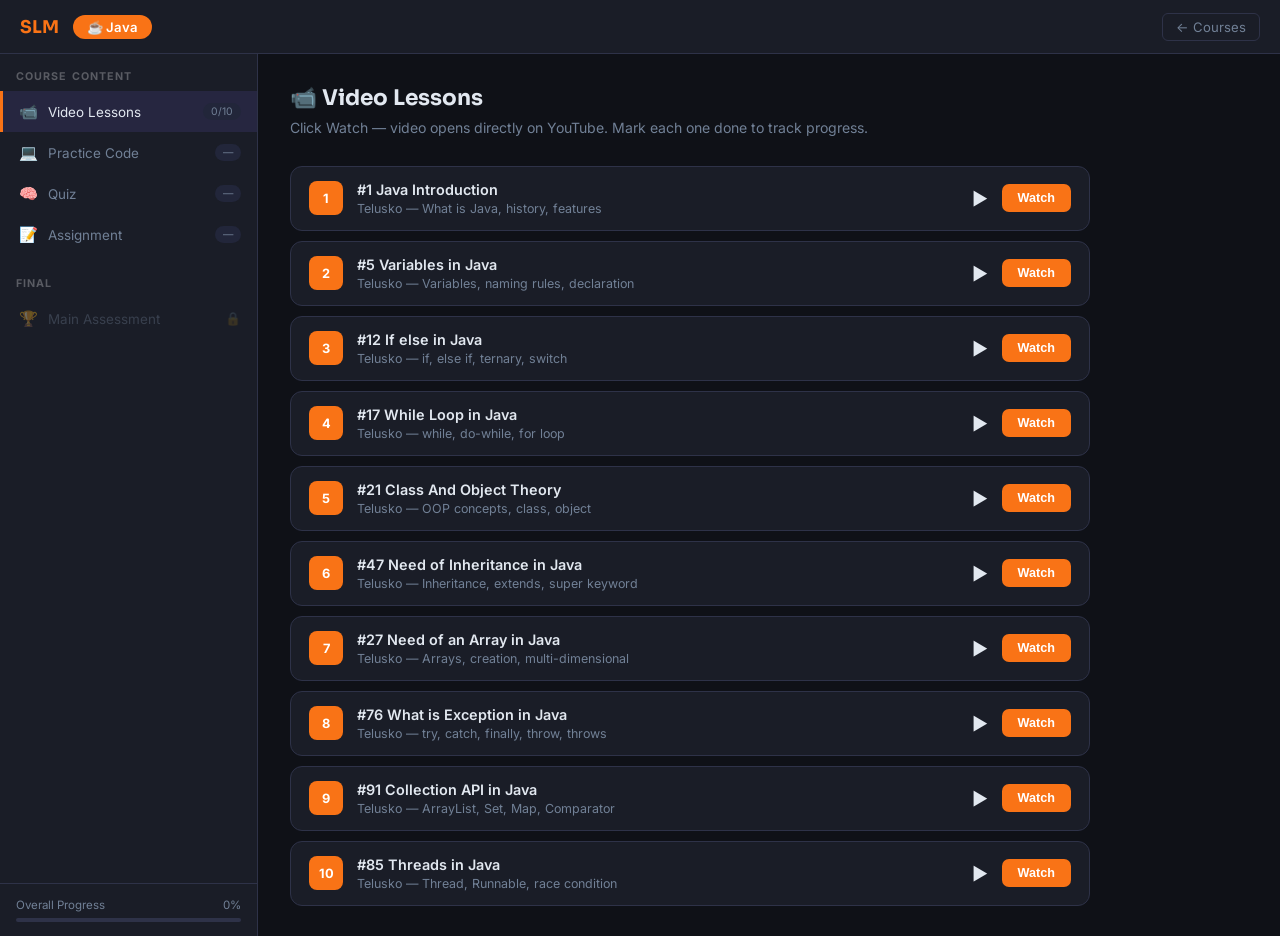
<file: slmback/src/main/resources/static/Course.html>
<!DOCTYPE html>
<html lang="en">
<head>
  <meta charset="UTF-8">
  <meta name="viewport" content="width=device-width, initial-scale=1.0">
  <title>Course - SLM</title>
  <link href="https://fonts.googleapis.com/css2?family=JetBrains+Mono:wght@400;600&family=Sora:wght@400;600;700&family=Inter:wght@400;500&display=swap" rel="stylesheet">
  <style>
    *, *::before, *::after { box-sizing: border-box; margin: 0; padding: 0; }
    :root {
      --bg:      #0f1117;
      --surface: #1a1d27;
      --surface2:#22263a;
      --border:  #2e3248;
      --accent:  #7c6af7;
      --accent2: #4fd1c5;
      --danger:  #f56565;
      --success: #68d391;
      --warning: #f6ad55;
      --text:    #e2e8f0;
      --muted:   #718096;
      --mono:    'JetBrains Mono', monospace;
      --sans:    'Sora', sans-serif;
      --body:    'Inter', sans-serif;
      --sw:      258px;
    }

    body {
      font-family: var(--body);
      background: var(--bg);
      color: var(--text);
      min-height: 100vh;
      display: flex;
      flex-direction: column;
    }

    /* ── Top bar ── */
    .top-bar {
      background: var(--surface);
      border-bottom: 1px solid var(--border);
      height: 54px;
      display: flex; align-items: center;
      padding: 0 20px; gap: 14px;
      flex-shrink: 0; position: sticky; top: 0; z-index: 100;
    }
    .logo { font-family: var(--sans); font-weight: 700; font-size: 1.1rem; color: var(--accent); }
    .course-badge {
      padding: 4px 14px; border-radius: 20px;
      font-size: .82rem; font-weight: 600; color: #fff;
    }
    .back-link {
      margin-left: auto; color: var(--muted); text-decoration: none;
      font-size: .82rem; border: 1px solid var(--border);
      padding: 5px 13px; border-radius: 6px; transition: all .2s;
    }
    .back-link:hover { color: var(--text); border-color: var(--accent); }

    /* ── Layout ── */
    .layout { display: flex; flex: 1; overflow: hidden; }

    /* ── Sidebar ── */
    .sidebar {
      width: var(--sw);
      background: var(--surface);
      border-right: 1px solid var(--border);
      display: flex; flex-direction: column;
      overflow-y: auto; flex-shrink: 0;
    }
    .sb-sec   { padding: 16px 0 6px; }
    .sb-lbl   {
      font-size: .67rem; font-weight: 700; text-transform: uppercase;
      letter-spacing: .1em; color: rgba(255,255,255,.28);
      padding: 0 16px 8px;
    }
    .sb-item  {
      display: flex; align-items: center; gap: 10px;
      padding: 11px 16px; cursor: pointer;
      font-size: .84rem; color: var(--muted);
      border-left: 3px solid transparent; transition: all .15s;
    }
    .sb-item:hover  { background: rgba(255,255,255,.05); color: var(--text); }
    .sb-item.active { background: rgba(124,106,247,.12); color: var(--text); border-left-color: var(--accent); }
    .sb-item.locked { opacity: .35; cursor: not-allowed; pointer-events: none; }
    .sb-item.done   { color: rgba(255,255,255,.7); }
    .sb-icon  { font-size: .95rem; flex-shrink: 0; }
    .sb-name  { flex: 1; }
    .sb-badge {
      font-size: .65rem; padding: 2px 8px; border-radius: 10px;
      background: var(--surface2); color: var(--muted);
    }

    .sb-footer {
      margin-top: auto;
      padding: 14px 16px;
      border-top: 1px solid var(--border);
    }
    .sb-prog-row { display: flex; justify-content: space-between; font-size: .72rem; color: var(--muted); margin-bottom: 6px; }
    .sb-prog-bar { height: 4px; background: var(--border); border-radius: 2px; overflow: hidden; }
    .sb-prog-fill { height: 100%; background: var(--success); border-radius: 2px; transition: width .5s; }

    /* ── Main ── */
    .main { flex: 1; overflow-y: auto; padding: 30px 32px; }

    .panel       { display: none; }
    .panel.active{ display: block; }
    .panel-title { font-family: var(--sans); font-size: 1.35rem; font-weight: 700; color: var(--text); margin-bottom: 6px; }
    .panel-sub   { font-size: .88rem; color: var(--muted); margin-bottom: 26px; line-height: 1.6; }

    /* ── VIDEO LIST ── */
    .video-list { display: flex; flex-direction: column; gap: 10px; max-width: 800px; }
    .video-row  {
      display: flex; align-items: center; gap: 14px;
      background: var(--surface); border: 1px solid var(--border);
      border-radius: 12px; padding: 14px 18px; transition: all .2s;
    }
    .video-row:hover { border-color: var(--accent); box-shadow: 0 4px 16px rgba(124,106,247,.15); }
    .video-row.watched { border-color: var(--success); background: rgba(104,211,145,.06); }
    .v-num {
      width: 34px; height: 34px; border-radius: 8px;
      display: flex; align-items: center; justify-content: center;
      font-size: .8rem; font-weight: 700; color: #fff; flex-shrink: 0;
    }
    .v-info   { flex: 1; }
    .v-title  { font-size: .9rem; font-weight: 600; color: var(--text); margin-bottom: 3px; }
    .v-desc   { font-size: .78rem; color: var(--muted); }
    .v-status { font-size: 1.1rem; }
    .v-btn    {
      padding: 7px 16px; border-radius: 7px; border: none;
      font-size: .79rem; font-weight: 600; color: #fff;
      cursor: pointer; flex-shrink: 0; transition: filter .2s;
    }
    .v-btn:hover { filter: brightness(1.12); }

    /* ── EDITOR (practice + assignment) ── */
    .editor-wrap { max-width: 860px; }
    .editor-card {
      background: var(--surface); border: 1px solid var(--border);
      border-radius: 12px; overflow: hidden; margin-bottom: 16px;
    }
    .editor-topbar {
      background: var(--surface2); padding: 10px 16px;
      display: flex; align-items: center; justify-content: space-between;
      border-bottom: 1px solid var(--border);
    }
    .editor-topbar span { font-size: .78rem; color: var(--muted); font-family: var(--mono); }
    .run-btn {
      padding: 5px 16px; background: var(--success); color: #1a2e20;
      border: none; border-radius: 6px; font-size: .78rem; font-weight: 600;
      cursor: pointer; transition: filter .2s;
    }
    .run-btn:hover { filter: brightness(1.1); }
    .code-area {
      width: 100%; min-height: 220px;
      background: var(--bg); color: var(--text);
      font-family: var(--mono); font-size: 13px; line-height: 1.7;
      border: none; outline: none; padding: 16px 20px;
      resize: vertical; tab-size: 4;
    }
    .code-area:focus { background: #0c0f1d; }
    .out-bar { border-top: 1px solid var(--border); }
    .out-lbl { padding: 5px 16px; font-size: .72rem; color: var(--muted); background: #0a0d17; font-family: var(--mono); }
    .out-box {
      min-height: 60px; padding: 12px 20px;
      font-family: var(--mono); font-size: 13px;
      background: #0a0d17; white-space: pre-wrap; word-break: break-word;
    }
    .done-btn {
      padding: 10px 26px; border: none; border-radius: 8px;
      font-family: var(--sans); font-size: .9rem; font-weight: 600;
      color: #fff; cursor: pointer; transition: filter .2s;
    }
    .done-btn:hover { filter: brightness(1.1); }

    /* ── QUIZ / ASSESSMENT shared ── */
    .start-card {
      background: var(--surface); border: 1px solid var(--border);
      border-radius: 14px; padding: 36px; max-width: 500px; text-align: center;
    }
    .start-card h2 { font-family: var(--sans); font-size: 1.25rem; margin-bottom: 10px; }
    .start-card p  { color: var(--muted); font-size: .9rem; margin-bottom: 22px; line-height: 1.6; }
    .meta-row { display: flex; justify-content: center; gap: 28px; margin-bottom: 26px; }
    .meta-box { text-align: center; font-size: .8rem; color: var(--muted); }
    .meta-box b { display: block; font-size: 1.2rem; color: var(--text); font-family: var(--sans); }
    .start-btn {
      padding: 11px 34px; border: none; border-radius: 8px;
      font-family: var(--sans); font-size: .95rem; font-weight: 600;
      color: #fff; cursor: pointer; transition: filter .2s;
    }
    .start-btn:hover { filter: brightness(1.1); }

    .q-area { display: none; }
    .timer-bar {
      background: var(--surface); border: 1px solid var(--border);
      border-radius: 8px; padding: 10px 18px; margin-bottom: 18px;
      display: flex; align-items: center; justify-content: space-between;
    }
    .timer-bar span { font-size: .85rem; color: var(--muted); }
    .timer-num {
      font-family: var(--sans); font-size: 1.2rem; font-weight: 700; color: var(--accent);
    }
    .timer-num.danger { color: var(--danger); animation: blink 1s infinite; }
    @keyframes blink { 0%,100%{opacity:1} 50%{opacity:.4} }

    .q-card {
      background: var(--surface); border: 1px solid var(--border);
      border-radius: 10px; padding: 18px; margin-bottom: 12px;
    }
    .q-card h3 { font-size: .92rem; margin-bottom: 12px; line-height: 1.6; color: var(--text); }
    .q-opt {
      display: flex; align-items: center; gap: 10px;
      padding: 9px 13px; border-radius: 7px; margin-bottom: 7px;
      border: 1.5px solid var(--border); cursor: pointer; font-size: .88rem;
      transition: all .15s; color: var(--text);
    }
    .q-opt:hover   { border-color: var(--accent); background: rgba(124,106,247,.08); }
    .q-opt input   { accent-color: var(--accent); }
    .q-opt.correct { background: rgba(104,211,145,.1); border-color: var(--success) !important; color: var(--success); }
    .q-opt.wrong   { background: rgba(245,101,101,.1); border-color: var(--danger)  !important; color: var(--danger); }

    .submit-btn {
      padding: 10px 30px; border: none; border-radius: 8px;
      font-family: var(--sans); font-size: .9rem; font-weight: 600;
      color: #fff; cursor: pointer; margin-top: 6px; transition: filter .2s;
    }
    .submit-btn:hover { filter: brightness(1.1); }

    /* Result */
    .result-area { display: none; }
    .score-banner {
      padding: 26px; border-radius: 12px; text-align: center;
      color: #fff; margin-bottom: 18px;
    }
    .score-banner .big { font-family: var(--sans); font-size: 2.8rem; font-weight: 700; }
    .score-banner .lbl { opacity: .88; margin-top: 4px; font-size: .95rem; }
    .stats-row { display: flex; gap: 12px; margin-bottom: 18px; }
    .stat { flex:1; text-align:center; padding:13px; border-radius:8px; font-size:.82rem; }
    .stat b { display:block; font-size:1.3rem; margin-bottom:3px; }
    .stat.c { background:rgba(104,211,145,.12); color:var(--success); }
    .stat.w { background:rgba(245,101,101,.12); color:var(--danger); }
    .stat.s { background:rgba(246,173,85,.12);  color:var(--warning); }

    /* ── ASSESSMENT ── */
    .locked-card {
      background: var(--surface); border: 2px dashed var(--border);
      border-radius: 14px; padding: 44px; text-align: center; max-width: 500px;
    }
    .locked-card .lock-ico { font-size: 3rem; margin-bottom: 14px; }
    .locked-card h2 { font-family: var(--sans); font-size: 1.15rem; margin-bottom: 10px; color: var(--text); }
    .locked-card p  { color: var(--muted); font-size: .88rem; line-height: 1.65; }
    .checklist { text-align: left; margin: 18px 0; display: flex; flex-direction: column; gap: 9px; }
    .ck-item  { display: flex; align-items: center; gap: 10px; font-size: .86rem; color: var(--muted); }
    .ck-item.done { color: var(--success); }

    /* ── CERTIFICATE ── */
    .cert-card {
      background: var(--surface); border: 1px solid var(--border);
      border-radius: 14px; padding: 32px; max-width: 500px; text-align: center; margin-top: 20px;
    }
    .cert-card h2 { font-family: var(--sans); font-size: 1.2rem; margin-bottom: 10px; color: var(--text); }
    .cert-card p  { color: var(--muted); font-size: .88rem; margin-bottom: 18px; line-height: 1.6; }
    .cert-input {
      width: 100%; padding: 10px 14px;
      background: var(--surface2); border: 1.5px solid var(--border);
      border-radius: 7px; font-size: .9rem; color: var(--text);
      font-family: var(--body); outline: none; margin-bottom: 14px;
    }
    .cert-input:focus { border-color: var(--accent); }
    .cert-btn {
      padding: 11px 30px; border: none; border-radius: 8px;
      font-family: var(--sans); font-size: .9rem; font-weight: 600;
      color: #fff; cursor: pointer; transition: filter .2s;
    }
    .cert-btn:hover { filter: brightness(1.1); }

    #certCanvas { display: none; }

    ::-webkit-scrollbar { width: 5px; }
    ::-webkit-scrollbar-track { background: transparent; }
    ::-webkit-scrollbar-thumb { background: var(--border); border-radius: 3px; }

    @media (max-width: 700px) {
      .layout { flex-direction: column; }
      .sidebar { width: 100%; height: auto; flex-direction: row; overflow-x: auto; }
      .sb-sec  { display: flex; padding: 8px; gap: 4px; }
      .sb-lbl  { display: none; }
      .sb-footer { display: none; }
      .main { padding: 18px; }
    }
  </style>
</head>
<body>

<!-- Top bar -->
<div class="top-bar">
  <div class="logo">SLM</div>
  <span class="course-badge" id="courseBadge"></span>
  <a href="courses.html" class="back-link">← Courses</a>
</div>

<div class="layout">

  <!-- Sidebar -->
  <div class="sidebar">
    <div class="sb-sec">
      <div class="sb-lbl">Course Content</div>
      <div class="sb-item active" id="nav-videos"     onclick="showPanel('videos')">
        <span class="sb-icon">📹</span><span class="sb-name">Video Lessons</span>
        <span class="sb-badge" id="badge-videos">0/10</span>
      </div>
      <div class="sb-item"        id="nav-practice"   onclick="showPanel('practice')">
        <span class="sb-icon">💻</span><span class="sb-name">Practice Code</span>
        <span class="sb-badge" id="badge-practice">—</span>
      </div>
      <div class="sb-item"        id="nav-quiz"       onclick="showPanel('quiz')">
        <span class="sb-icon">🧠</span><span class="sb-name">Quiz</span>
        <span class="sb-badge" id="badge-quiz">—</span>
      </div>
      <div class="sb-item"        id="nav-assignment" onclick="showPanel('assignment')">
        <span class="sb-icon">📝</span><span class="sb-name">Assignment</span>
        <span class="sb-badge" id="badge-assignment">—</span>
      </div>
    </div>
    <div class="sb-sec">
      <div class="sb-lbl">Final</div>
      <div class="sb-item locked" id="nav-assessment" onclick="showPanel('assessment')">
        <span class="sb-icon">🏆</span><span class="sb-name">Main Assessment</span>
        <span style="font-size:.8rem;opacity:.45">🔒</span>
      </div>
    </div>
    <div class="sb-footer">
      <div class="sb-prog-row"><span>Overall Progress</span><span id="overall-pct">0%</span></div>
      <div class="sb-prog-bar"><div class="sb-prog-fill" id="overall-bar" style="width:0%"></div></div>
    </div>
  </div>

  <!-- Main content -->
  <div class="main">

    <!-- ══ VIDEOS ══ -->
    <div class="panel active" id="panel-videos">
      <div class="panel-title">📹 Video Lessons</div>
      <div class="panel-sub">Click Watch — video opens directly on YouTube. Mark each one done to track progress.</div>
      <div class="video-list" id="videoList"></div>
    </div>

    <!-- ══ PRACTICE ══ -->
    <div class="panel" id="panel-practice">
      <div class="panel-title">💻 Practice Code</div>
      <div class="panel-sub" id="practiceSub">Write and run code. Executed via Gemini AI through your Spring Boot backend.</div>
      <div class="editor-wrap">
        <div class="editor-card">
          <div class="editor-topbar">
            <span id="practiceLang">python</span>
            <button class="run-btn" onclick="runCode('practiceEditor','practiceOut')">▶ Run</button>
          </div>
          <textarea class="code-area" id="practiceEditor" spellcheck="false"></textarea>
          <div class="out-bar">
            <div class="out-lbl">output</div>
            <div class="out-box" id="practiceOut" style="color:var(--muted);font-style:italic">// Output appears here...</div>
          </div>
        </div>
        <button class="done-btn" id="practiceDoneBtn" onclick="markDone('prac')">✅ Mark Practice Complete</button>
      </div>
    </div>

    <!-- ══ QUIZ ══ -->
    <div class="panel" id="panel-quiz">
      <div id="quizStartCard" class="start-card">
        <div style="font-size:2.4rem;margin-bottom:12px">🧠</div>
        <h2 id="quizTitle">Course Quiz</h2>
        <p>Test your understanding with 20 AI-generated questions. You have 30 minutes.</p>
        <div class="meta-row">
          <div class="meta-box"><b>20</b>Questions</div>
          <div class="meta-box"><b>30</b>Minutes</div>
          <div class="meta-box"><b>MCQ</b>Format</div>
        </div>
        <button class="start-btn" id="quizStartBtn" onclick="startQuiz()">Start Quiz</button>
      </div>
      <div class="q-area" id="quizArea">
        <div class="timer-bar">
          <span>Time remaining</span>
          <span class="timer-num" id="quizTimer">30:00</span>
        </div>
        <div id="quizQWrap"></div>
        <button class="submit-btn" id="quizSubmitBtn" onclick="submitQuiz()">Submit Quiz</button>
      </div>
      <div class="result-area" id="quizResult">
        <div class="score-banner" id="quizBanner">
          <div class="big" id="quizScoreNum">0/20</div>
          <div class="lbl" id="quizScoreLbl">Quiz Complete!</div>
        </div>
        <div class="stats-row">
          <div class="stat c"><b id="qC">0</b>Correct ✅</div>
          <div class="stat w"><b id="qW">0</b>Wrong ❌</div>
          <div class="stat s"><b id="qS">0</b>Skipped ⏭</div>
        </div>
        <button class="start-btn" id="quizRetryBtn" onclick="retryQuiz()" style="padding:9px 26px;font-size:.87rem">🔄 Retake Quiz</button>
      </div>
    </div>

    <!-- ══ ASSIGNMENT ══ -->
    <div class="panel" id="panel-assignment">
      <div class="panel-title">📝 Assignment</div>
      <div class="panel-sub">Complete the task below, run your code, then submit.</div>
      <div class="editor-wrap">
        <div style="background:var(--surface);border:1px solid var(--border);border-radius:10px;padding:18px;margin-bottom:14px">
          <h3 style="font-family:var(--sans);font-size:.97rem;margin-bottom:7px;color:var(--text)" id="assignTitle"></h3>
          <p style="font-size:.87rem;color:var(--muted);line-height:1.7" id="assignDesc"></p>
        </div>
        <div class="editor-card">
          <div class="editor-topbar">
            <span id="assignLang">python</span>
            <button class="run-btn" onclick="runCode('assignEditor','assignOut')">▶ Run</button>
          </div>
          <textarea class="code-area" id="assignEditor" spellcheck="false"></textarea>
          <div class="out-bar">
            <div class="out-lbl">output</div>
            <div class="out-box" id="assignOut" style="color:var(--muted);font-style:italic">// Output appears here...</div>
          </div>
        </div>
        <button class="done-btn" id="assignDoneBtn" onclick="markDone('assign')">✅ Submit Assignment</button>
      </div>
    </div>

    <!-- ══ ASSESSMENT ══ -->
    <div class="panel" id="panel-assessment">
      <!-- Locked -->
      <div id="assessLocked">
        <div class="panel-title">🏆 Main Assessment</div>
        <div class="panel-sub">Complete all sections to unlock the final assessment.</div>
        <div class="locked-card">
          <div class="lock-ico">🔒</div>
          <h2>Assessment Locked</h2>
          <p>Complete all of the following first:</p>
          <div class="checklist">
            <div class="ck-item" id="ck-videos">  <span>⬜</span> Watch all 10 video lessons</div>
            <div class="ck-item" id="ck-practice"><span>⬜</span> Complete practice code</div>
            <div class="ck-item" id="ck-quiz">    <span>⬜</span> Complete the quiz</div>
            <div class="ck-item" id="ck-assign">  <span>⬜</span> Submit assignment</div>
          </div>
        </div>
      </div>
      <!-- Unlocked -->
      <div id="assessUnlocked" style="display:none">
        <div class="panel-title">🏆 Main Assessment</div>
        <div class="panel-sub">Score 75% or above to earn your certificate of completion.</div>
        <div id="assessStartCard" class="start-card">
          <div style="font-size:2.4rem;margin-bottom:12px">🎯</div>
          <h2>Final Assessment</h2>
          <p>Score <b>75% or above (15/20)</b> to earn your certificate. You may retake if needed.</p>
          <div class="meta-row">
            <div class="meta-box"><b>20</b>Questions</div>
            <div class="meta-box"><b>30</b>Min</div>
            <div class="meta-box"><b>75%</b>Pass</div>
          </div>
          <button class="start-btn" id="assessStartBtn" onclick="startAssessment()">Begin Assessment</button>
        </div>
        <div class="q-area" id="assessArea">
          <div class="timer-bar">
            <span>Time remaining</span>
            <span class="timer-num" id="assessTimer">30:00</span>
          </div>
          <div id="assessQWrap"></div>
          <button class="submit-btn" id="assessSubmitBtn" onclick="submitAssessment()">Submit Assessment</button>
        </div>
        <div class="result-area" id="assessResult">
          <div class="score-banner" id="assessBanner">
            <div class="big" id="assessScoreNum">0/20</div>
            <div class="lbl" id="assessScoreLbl">Assessment Complete</div>
          </div>
          <div class="stats-row">
            <div class="stat c"><b id="aC">0</b>Correct</div>
            <div class="stat w"><b id="aW">0</b>Wrong</div>
            <div class="stat s"><b id="aS">0</b>Skipped</div>
          </div>
          <div id="certSection" style="display:none">
            <div class="cert-card">
              <div style="font-size:2.4rem;margin-bottom:10px">🎓</div>
              <h2>You Passed! Congratulations!</h2>
              <p>Enter your name to generate and download your certificate.</p>
              <input class="cert-input" id="certName" type="text" placeholder="Enter your full name...">
              <button class="cert-btn" id="certBtn" onclick="downloadCert()">📄 Download Certificate</button>
            </div>
          </div>
          <div id="failSection" style="display:none;margin-top:14px">
            <p style="color:var(--danger);margin-bottom:12px;font-size:.9rem">You need 75% to pass. Keep practising!</p>
            <button class="start-btn" onclick="retryAssessment()" style="padding:9px 26px;font-size:.87rem">🔄 Retake Assessment</button>
          </div>
        </div>
      </div>
    </div>

  </div>
</div>

<canvas id="certCanvas"></canvas>

<script>
// ── Course data — DIRECT YouTube links ─────────────────────
const COURSES = {
  java: {
    name: 'Java Programming', color: '#f97316', lang: 'java', tag: '☕ Java',
    videos: [
      { title: '#1 Java Introduction',               desc: 'Telusko — What is Java, history, features',              url: 'https://www.youtube.com/watch?v=bm0OyhwFDuY&list=PLsyeobzWxl7pe_IiTfNyr55kwJPWbgxB5&index=1' },
      { title: '#5 Variables in Java',               desc: 'Telusko — Variables, naming rules, declaration',         url: 'https://www.youtube.com/watch?v=Oo4gBZEEQhI&list=PLsyeobzWxl7pe_IiTfNyr55kwJPWbgxB5&index=5' },
      { title: '#12 If else in Java',                desc: 'Telusko — if, else if, ternary, switch',                 url: 'https://www.youtube.com/watch?v=zmrzUCiDtEc&list=PLsyeobzWxl7pe_IiTfNyr55kwJPWbgxB5&index=12' },
      { title: '#17 While Loop in Java',             desc: 'Telusko — while, do-while, for loop',                    url: 'https://www.youtube.com/watch?v=hz_qsXCXZCY&list=PLsyeobzWxl7pe_IiTfNyr55kwJPWbgxB5&index=17' },
      { title: '#21 Class And Object Theory',        desc: 'Telusko — OOP concepts, class, object',                  url: 'https://www.youtube.com/watch?v=BSVKUk58K6U&list=PLsyeobzWxl7pe_IiTfNyr55kwJPWbgxB5&index=21' },
      { title: '#47 Need of Inheritance in Java',    desc: 'Telusko — Inheritance, extends, super keyword',          url: 'https://www.youtube.com/watch?v=oUnL10y2gKU&list=PLsyeobzWxl7pe_IiTfNyr55kwJPWbgxB5&index=47' },
      { title: '#27 Need of an Array in Java',       desc: 'Telusko — Arrays, creation, multi-dimensional',         url: 'https://www.youtube.com/watch?v=fOBDMBpIhXQ&list=PLsyeobzWxl7pe_IiTfNyr55kwJPWbgxB5&index=27' },
      { title: '#76 What is Exception in Java',      desc: 'Telusko — try, catch, finally, throw, throws',          url: 'https://www.youtube.com/watch?v=W-N2ltgU-X4&list=PLsyeobzWxl7pe_IiTfNyr55kwJPWbgxB5&index=76' },
      { title: '#91 Collection API in Java',         desc: 'Telusko — ArrayList, Set, Map, Comparator',             url: 'https://www.youtube.com/watch?v=rzA7UJ-hQoI&list=PLsyeobzWxl7pe_IiTfNyr55kwJPWbgxB5&index=91' },
      { title: '#85 Threads in Java',                desc: 'Telusko — Thread, Runnable, race condition',            url: 'https://www.youtube.com/watch?v=TCd8QIS-2KI&list=PLsyeobzWxl7pe_IiTfNyr55kwJPWbgxB5&index=85' },
    ],
    practiceCode: `// Java Practice: Check if a number is prime
public class Main {
    public static boolean isPrime(int n) {
        if (n < 2) return false;
        for (int i = 2; i <= Math.sqrt(n); i++)
            if (n % i == 0) return false;
        return true;
    }
    public static void main(String[] args) {
        System.out.println(isPrime(7));   // true
        System.out.println(isPrime(10));  // false
    }
}`,
    assignment: {
      title: 'Student Grade Calculator',
      desc: 'Create a Java program with marks[] = {85, 90, 45, 78, 62}. Calculate the average and print "Pass" if average >= 50 or "Fail" otherwise.',
      starter: `public class Main {
    public static void main(String[] args) {
        int[] marks = {85, 90, 45, 78, 62};
        // Calculate average and print Pass/Fail
    }
}`
    }
  },
  dbms: {
    name: 'Database Management', color: '#38bdf8', lang: 'sql', tag: '🗄️ DBMS',
    videos: [
      { title: 'Introduction to SQL',                desc: 'Telusko SQL — What is SQL, RDBMS basics',              url: 'https://www.youtube.com/watch?v=HXV3zeQKqGY&list=PLsyeobzWxl7oBxla6GhOFTHpxlb0Adn2u&index=1' },
      { title: 'Create Table and Insert',            desc: 'Telusko SQL — CREATE TABLE, INSERT INTO syntax',       url: 'https://www.youtube.com/watch?v=dHV5jOEAFks&list=PLsyeobzWxl7oBxla6GhOFTHpxlb0Adn2u&index=2' },
      { title: 'Select Query in SQL',                desc: 'Telusko SQL — SELECT, WHERE, ORDER BY, DISTINCT',      url: 'https://www.youtube.com/watch?v=e1sFTEBtCb0&list=PLsyeobzWxl7oBxla6GhOFTHpxlb0Adn2u&index=3' },
      { title: 'Update and Delete in SQL',           desc: 'Telusko SQL — UPDATE, DELETE, WHERE clause',           url: 'https://www.youtube.com/watch?v=z5TKmHLKV-I&list=PLsyeobzWxl7oBxla6GhOFTHpxlb0Adn2u&index=4' },
      { title: 'Aggregate Functions in SQL',         desc: 'Telusko SQL — COUNT, SUM, AVG, MIN, MAX',              url: 'https://www.youtube.com/watch?v=0AJoFkCFcF4&list=PLsyeobzWxl7oBxla6GhOFTHpxlb0Adn2u&index=5' },
      { title: 'Group By in SQL',                    desc: 'Telusko SQL — GROUP BY, HAVING clause',               url: 'https://www.youtube.com/watch?v=_L9cjxCnMqE&list=PLsyeobzWxl7oBxla6GhOFTHpxlb0Adn2u&index=6' },
      { title: 'Joins in SQL',                       desc: 'Telusko SQL — INNER, LEFT, RIGHT, FULL JOIN',         url: 'https://www.youtube.com/watch?v=2HVMiPPuPIM&list=PLsyeobzWxl7oBxla6GhOFTHpxlb0Adn2u&index=7' },
      { title: 'Sub Queries in SQL',                 desc: 'Telusko SQL — Nested queries, correlated subquery',   url: 'https://www.youtube.com/watch?v=sQhNFSmDMDs&list=PLsyeobzWxl7oBxla6GhOFTHpxlb0Adn2u&index=8' },
      { title: 'Views in SQL',                       desc: 'Telusko SQL — CREATE VIEW, virtual tables',           url: 'https://www.youtube.com/watch?v=QE7s1Sj0W0E&list=PLsyeobzWxl7oBxla6GhOFTHpxlb0Adn2u&index=9' },
      { title: 'Normalization in SQL',               desc: 'Telusko SQL — 1NF, 2NF, 3NF, BCNF explained',        url: 'https://www.youtube.com/watch?v=xoTyrdT9SZI&list=PLsyeobzWxl7oBxla6GhOFTHpxlb0Adn2u&index=10' },
    ],
    practiceCode: `-- SQL Practice: Students above average score
CREATE TABLE students (id INT, name TEXT, score INT);
INSERT INTO students VALUES (1,'Alice',88),(2,'Bob',55),(3,'Carol',72),(4,'Dave',91),(5,'Eve',60);

SELECT name, score FROM students
WHERE score > (SELECT AVG(score) FROM students)
ORDER BY score DESC;`,
    assignment: {
      title: 'Library Database',
      desc: 'Create a books table (id, title, author, year, available). Insert 3 books. Query all available books sorted by year DESC.',
      starter: `-- Create books table and insert 3 records
-- Then write your SELECT query below
`
    }
  },
  dsa: {
    name: 'Data Structures & Algorithms', color: '#10b981', lang: 'java', tag: '🌳 DSA',
    videos: [
      { title: 'Introduction to DSA',            desc: 'Why DSA, Big O time complexity',        url: 'https://www.youtube.com/watch?v=rZ41y93P2Qo' },
      { title: 'Arrays & Strings',               desc: 'Array ops, two pointers, sliding window',url: 'https://www.youtube.com/watch?v=n60Dn0UsbEk' },
      { title: 'Linked Lists',                   desc: 'Singly, doubly, circular linked list',  url: 'https://www.youtube.com/watch?v=oAja8-Ulhyw' },
      { title: 'Stacks & Queues',                desc: 'LIFO, FIFO, push, pop, enqueue',        url: 'https://www.youtube.com/watch?v=GYptUgnIM_I' },
      { title: 'Recursion',                      desc: 'Base case, call stack, backtracking',   url: 'https://www.youtube.com/watch?v=kepBmgvWNDw' },
      { title: 'Sorting Algorithms',             desc: 'Bubble, merge, quick, insertion sort',  url: 'https://www.youtube.com/watch?v=HGk_ypEuS24' },
      { title: 'Searching Algorithms',           desc: 'Linear search, binary search',          url: 'https://www.youtube.com/watch?v=LmpAntNjPj0' },
      { title: 'Trees & Binary Trees',           desc: 'BST, inorder, preorder, postorder',     url: 'https://www.youtube.com/watch?v=4s1Tcvm00pA' },
      { title: 'Heaps & Hashing',                desc: 'Min/max heap, hash tables, collisions', url: 'https://www.youtube.com/watch?v=0fcTgMi2tK0' },
      { title: 'Graphs — BFS & DFS',             desc: 'Graph traversals, shortest path',       url: 'https://www.youtube.com/watch?v=gXgEDyodOJU' },
    ],
    practiceCode: `// DSA Practice: Binary Search in Java
public class Main {
    public static int binarySearch(int[] arr, int target) {
        int left = 0, right = arr.length - 1;
        while (left <= right) {
            int mid = (left + right) / 2;
            if (arr[mid] == target) return mid;
            else if (arr[mid] < target) left = mid + 1;
            else right = mid - 1;
        }
        return -1;
    }
    public static void main(String[] args) {
        int[] arr = {1, 3, 5, 7, 9, 11, 13};
        System.out.println(binarySearch(arr, 7));   // 3
        System.out.println(binarySearch(arr, 6));   // -1
    }
}`,
    assignment: {
      title: 'Implement a Stack',
      desc: 'Implement a Stack class in Java with push(), pop(), peek(), isEmpty() methods. Use it to check balanced parentheses: "(())" → true, "(()" → false.',
      starter: `import java.util.Stack;

public class Main {
    public static boolean isBalanced(String s) {
        Stack<Character> stack = new Stack<>();
        for (char c : s.toCharArray()) {
            if (c == '(') stack.push(c);
            else if (c == ')') {
                if (stack.isEmpty()) return false;
                stack.pop();
            }
        }
        return stack.isEmpty();
    }
    public static void main(String[] args) {
        System.out.println(isBalanced("(())"));  // true
        System.out.println(isBalanced("(()"));   // false
    }
}`
    }
  },
  webdev: {
    name: 'Web Development', color: '#8b5cf6', lang: 'java', tag: '🌐 Web Dev',
    videos: [
      { title: '#1 Java Introduction',               desc: 'Telusko — What is Java, JVM, first program',           url: 'https://www.youtube.com/watch?v=bm0OyhwFDuY&list=PLsyeobzWxl7pe_IiTfNyr55kwJPWbgxB5&index=1' },
      { title: '#3 First Code in Java',              desc: 'Telusko — Writing and running first Java program',      url: 'https://www.youtube.com/watch?v=nQ5ZVJqXFr0&list=PLsyeobzWxl7pe_IiTfNyr55kwJPWbgxB5&index=3' },
      { title: '#5 Variables in Java',               desc: 'Telusko — Variables, data types, literals',            url: 'https://www.youtube.com/watch?v=Oo4gBZEEQhI&list=PLsyeobzWxl7pe_IiTfNyr55kwJPWbgxB5&index=5' },
      { title: '#9 Arithmetic Operators in Java',    desc: 'Telusko — Operators, expressions, type conversion',    url: 'https://www.youtube.com/watch?v=T3n_6bQwvHg&list=PLsyeobzWxl7pe_IiTfNyr55kwJPWbgxB5&index=9' },
      { title: '#12 If else in Java',                desc: 'Telusko — if, else if, else, ternary operator',        url: 'https://www.youtube.com/watch?v=zmrzUCiDtEc&list=PLsyeobzWxl7pe_IiTfNyr55kwJPWbgxB5&index=12' },
      { title: '#19 For Loop in Java',               desc: 'Telusko — for loop, while loop, do-while',             url: 'https://www.youtube.com/watch?v=hz_qsXCXZCY&list=PLsyeobzWxl7pe_IiTfNyr55kwJPWbgxB5&index=19' },
      { title: '#22 Class and Object Practical',     desc: 'Telusko — Creating classes, objects in Java',          url: 'https://www.youtube.com/watch?v=BSVKUk58K6U&list=PLsyeobzWxl7pe_IiTfNyr55kwJPWbgxB5&index=22' },
      { title: '#24 Methods in Java',                desc: 'Telusko — Defining methods, return types, overloading', url: 'https://www.youtube.com/watch?v=vvanI8NRlSI&list=PLsyeobzWxl7pe_IiTfNyr55kwJPWbgxB5&index=24' },
      { title: '#34 What is String in Java',         desc: 'Telusko — Strings, mutable vs immutable, StringBuilder', url: 'https://www.youtube.com/watch?v=qrqNQrGxoGs&list=PLsyeobzWxl7pe_IiTfNyr55kwJPWbgxB5&index=34' },
      { title: '#40 Encapsulation in Java',          desc: 'Telusko — Encapsulation, getters, setters, this keyword', url: 'https://www.youtube.com/watch?v=TP8ZBrCBGAs&list=PLsyeobzWxl7pe_IiTfNyr55kwJPWbgxB5&index=40' },
    ],
    practiceCode: `// Web Dev Practice: Form Validation Logic in Java
public class Main {
    public static boolean validateEmail(String email) {
        return email.contains("@") && email.contains(".");
    }

    public static boolean validatePassword(String pwd) {
        return pwd.length() >= 8;
    }

    public static void main(String[] args) {
        System.out.println(validateEmail("user@example.com")); // true
        System.out.println(validateEmail("bad-email"));        // false
        System.out.println(validatePassword("pass123"));       // false
        System.out.println(validatePassword("securepass"));    // true
    }
}`,
    assignment: {
      title: 'To-Do List Manager',
      desc: 'Write a Java program with an ArrayList to manage tasks. Implement add, remove and display functionality. Add 3 tasks, remove 1, then print the remaining tasks.',
      starter: `import java.util.ArrayList;

public class Main {
    static ArrayList<String> tasks = new ArrayList<>();

    public static void addTask(String task) {
        // your code
    }

    public static void removeTask(String task) {
        // your code
    }

    public static void showTasks() {
        // your code
    }

    public static void main(String[] args) {
        addTask("Learn HTML");
        addTask("Build a form");
        addTask("Style with CSS");
        removeTask("Build a form");
        showTasks();
    }
}`
    }
  }
};

// ── Init ────────────────────────────────────────────────────
const params = new URLSearchParams(window.location.search);
const key    = params.get('course') || 'java';
const C      = COURSES[key] || COURSES.java;
const SKEY   = 'slm_progress_' + key;
let   P      = JSON.parse(localStorage.getItem(SKEY) || '{}');
if (!P.videos) P.videos = [];

// Theme color
document.documentElement.style.setProperty('--accent', C.color);
document.title = C.name + ' - SLM';

// Badge
const badge = document.getElementById('courseBadge');
badge.textContent = C.tag;
badge.style.background = C.color;

// Populate quiz/assess buttons color
['quizStartBtn','quizRetryBtn','quizSubmitBtn',
 'assessStartBtn','assessSubmitBtn',
 'practiceDoneBtn','assignDoneBtn','certBtn'].forEach(id => {
  const el = document.getElementById(id);
  if (el) el.style.background = C.color;
});

// Populate editors
document.getElementById('practiceLang').textContent = C.lang;
document.getElementById('assignLang').textContent   = C.lang;
document.getElementById('practiceEditor').value = C.practiceCode;
document.getElementById('assignEditor').value   = C.assignment.starter;
document.getElementById('assignTitle').textContent  = C.assignment.title;
document.getElementById('assignDesc').textContent   = C.assignment.desc;
document.getElementById('quizTitle').textContent    = C.name + ' Quiz';

// ── Video list ────────────────────────────────────────────
function buildVideos() {
  const list = document.getElementById('videoList');
  list.innerHTML = '';
  C.videos.forEach((v, i) => {
    const watched = P.videos.includes(i);
    const row = document.createElement('div');
    row.className = 'video-row' + (watched ? ' watched' : '');
    row.innerHTML = `
      <div class="v-num" style="background:${C.color}">${i+1}</div>
      <div class="v-info">
        <div class="v-title">${v.title}</div>
        <div class="v-desc">${v.desc}</div>
      </div>
      <div class="v-status">${watched ? '✅' : '▶️'}</div>
      <button class="v-btn" style="background:${C.color}" onclick="watchVideo(${i})">
        ${watched ? 'Rewatch' : 'Watch'}
      </button>`;
    list.appendChild(row);
  });
  refreshProgress();
}

function watchVideo(i) {
  // Mark as watched
  if (!P.videos.includes(i)) {
    P.videos.push(i);
    save();
    buildVideos();
  }
  // Open YouTube directly — no search, no popup dialog
  window.open(C.videos[i].url, '_blank', 'noopener,noreferrer');
}

// ── Run code ──────────────────────────────────────────────
async function runCode(editorId, outId) {
  const code  = document.getElementById(editorId).value.trim();
  const outEl = document.getElementById(outId);
  if (!code) return;
  outEl.style.color   = 'var(--accent2)';
  outEl.style.fontStyle = 'normal';
  outEl.textContent   = '⏳ Running via Gemini AI...';
  try {
    const res  = await fetch('https://slm-b8oo.onrender.com/api/code/run', {
      method: 'POST', headers: { 'Content-Type': 'application/json' },
      body: JSON.stringify({ code, language: C.lang, stdin: '' })
    });
    const data = await res.json();
    if (data.stderr && !data.stdout) {
      outEl.style.color = 'var(--danger)';
      outEl.textContent = data.stderr;
    } else {
      outEl.style.color = 'var(--success)';
      outEl.textContent = data.stdout || '(no output)';
    }
  } catch {
    outEl.style.color = 'var(--danger)';
    outEl.textContent = '⚠️ Could not reach backend. Make sure Spring Boot is running on localhost:8080';
  }
}

// ── Mark done ─────────────────────────────────────────────
function markDone(type) {
  if (type === 'prac')   P.pracDone   = true;
  if (type === 'assign') P.assignDone = true;
  save(); refreshProgress();
  alert('✅ ' + (type === 'prac' ? 'Practice' : 'Assignment') + ' marked complete!');
}

// ── Quiz ──────────────────────────────────────────────────
let quizQs = [], quizTmr = null, quizDone = false;

async function startQuiz() {
  document.getElementById('quizStartCard').style.display = 'none';
  document.getElementById('quizResult').style.display    = 'none';
  document.getElementById('quizArea').style.display      = 'block';
  document.getElementById('quizQWrap').innerHTML =
    `<p style="color:var(--muted);padding:16px">⏳ Generating quiz with Gemini AI...</p>`;
  try {
    const res  = await fetch('https://slm-b8oo.onrender.com/api/quiz/generate?course=' + encodeURIComponent(C.name));
    const data = await res.json();
    if (!data || !data.length) throw new Error('No questions returned');
    quizQs = data; quizDone = false;
    renderQs(data, 'quizQWrap', 'q');
    startTimer('quizTimer', () => submitQuiz());
  } catch(e) {
    document.getElementById('quizQWrap').innerHTML =
      `<p style="color:var(--danger);padding:16px">⚠️ Could not load quiz. ${e.message}</p>`;
  }
}

function submitQuiz() {
  if (quizDone) return; quizDone = true; clearInterval(quizTmr);
  const {c,w,s} = evalQs(quizQs, 'q');
  P.quizDone = true; P.quizScore = c; save(); refreshProgress();
  showResult('quizArea','quizResult','quizBanner','quizScoreNum','quizScoreLbl','qC','qW','qS', c,w,s,quizQs.length);
}

function retryQuiz() {
  quizDone = false;
  document.getElementById('quizResult').style.display    = 'none';
  document.getElementById('quizStartCard').style.display = 'block';
}

// ── Assessment ────────────────────────────────────────────
let assessQs = [], assessTmr = null, assessDone = false;

async function startAssessment() {
  document.getElementById('assessStartCard').style.display = 'none';
  document.getElementById('assessResult').style.display    = 'none';
  document.getElementById('assessArea').style.display      = 'block';
  document.getElementById('assessQWrap').innerHTML =
    `<p style="color:var(--muted);padding:16px">⏳ Generating final assessment...</p>`;
  try {
    const res  = await fetch('https://slm-b8oo.onrender.com/api/quiz/generate?course=' + encodeURIComponent(C.name));
    const data = await res.json();
    if (!data || !data.length) throw new Error('No questions');
    assessQs = data; assessDone = false;
    renderQs(data, 'assessQWrap', 'a');
    startTimer('assessTimer', () => submitAssessment());
  } catch(e) {
    document.getElementById('assessQWrap').innerHTML =
      `<p style="color:var(--danger);padding:16px">⚠️ ${e.message}</p>`;
  }
}

function submitAssessment() {
  if (assessDone) return; assessDone = true; clearInterval(assessTmr);
  const {c,w,s} = evalQs(assessQs,'a');
  const pct = Math.round(c / assessQs.length * 100);
  P.assessDone = true; P.assessScore = c; P.assessPass = pct >= 75;
  save(); refreshProgress();
  showResult('assessArea','assessResult','assessBanner','assessScoreNum','assessScoreLbl','aC','aW','aS', c,w,s,assessQs.length);
  document.getElementById('certSection').style.display  = pct>=75 ? 'block' : 'none';
  document.getElementById('failSection').style.display  = pct>=75 ? 'none'  : 'block';
  if (pct>=75) document.getElementById('certBtn').style.background = C.color;
}

function retryAssessment() {
  assessDone = false;
  document.getElementById('assessResult').style.display    = 'none';
  document.getElementById('assessStartCard').style.display = 'block';
}

// ── Shared quiz helpers ───────────────────────────────────
function renderQs(data, wrapId, pfx) {
  const wrap = document.getElementById(wrapId);
  wrap.innerHTML = '';
  data.forEach((q, i) => {
    const card = document.createElement('div');
    card.className = 'q-card';
    card.innerHTML = `<h3>Q${i+1}. ${q.question}</h3>` +
      ['A','B','C','D'].map(o =>
        `<label class="q-opt" id="${pfx}-${i}-${o}">
          <input type="radio" name="${pfx}-q${i}" value="${o}">
          <span><b>${o})</b> ${q['option'+o]}</span>
        </label>`).join('');
    wrap.appendChild(card);
  });
}

function evalQs(qs, pfx) {
  let c=0,w=0,s=0;
  qs.forEach((q,i) => {
    const sel = document.querySelector(`input[name="${pfx}-q${i}"]:checked`);
    ['A','B','C','D'].forEach(o => {
      const lbl = document.getElementById(`${pfx}-${i}-${o}`);
      if (!lbl) return;
      lbl.querySelector('input').disabled = true;
      if (o === q.correctAnswer) lbl.classList.add('correct');
    });
    if (!sel) s++;
    else if (sel.value === q.correctAnswer) c++;
    else { const l=document.getElementById(`${pfx}-${i}-${sel.value}`); if(l) l.classList.add('wrong'); w++; }
  });
  return {c,w,s};
}

function startTimer(displayId, onEnd) {
  clearInterval(quizTmr); clearInterval(assessTmr);
  let t = 1800;
  const id = setInterval(() => {
    t--;
    const el = document.getElementById(displayId);
    if (!el) { clearInterval(id); return; }
    const m=Math.floor(t/60), s=t%60;
    el.textContent = m+':'+(s<10?'0'+s:s);
    if (t<=300) el.classList.add('danger');
    if (t<=0)   { clearInterval(id); onEnd(); }
  }, 1000);
  if (displayId === 'quizTimer')   quizTmr  = id;
  if (displayId === 'assessTimer') assessTmr = id;
}

function showResult(aId,rId,bId,nId,lId,cId,wId,sId, c,w,s,total) {
  document.getElementById(aId).style.display = 'none';
  document.getElementById(rId).style.display = 'block';
  const pct = Math.round(c/total*100);
  document.getElementById(nId).textContent = c+'/'+total;
  document.getElementById(lId).textContent =
    pct>=80?'🏆 Excellent!':pct>=60?'👍 Good job!':pct>=40?'📚 Keep studying!':'💪 Keep going! ('+pct+'%)';
  document.getElementById(bId).style.background =
    pct>=75 ? 'linear-gradient(135deg,#10b981,#059669)' : 'linear-gradient(135deg,#7c6af7,#5046a5)';
  document.getElementById(cId).textContent = c;
  document.getElementById(wId).textContent = w;
  document.getElementById(sId).textContent = s;
}

// ── Certificate ───────────────────────────────────────────
function downloadCert() {
  const name = document.getElementById('certName').value.trim();
  if (!name) { alert('Please enter your name.'); return; }
  const cv = document.getElementById('certCanvas');
  cv.width = 900; cv.height = 630;
  const ctx = cv.getContext('2d');

  ctx.fillStyle = '#0f1117'; ctx.fillRect(0, 0, 900, 630);

  // Outer border
  ctx.strokeStyle = C.color; ctx.lineWidth = 10;
  ctx.strokeRect(16, 16, 868, 598);
  ctx.strokeStyle = 'rgba(255,255,255,.15)'; ctx.lineWidth = 1.5;
  ctx.strokeRect(26, 26, 848, 578);

  // Header band
  ctx.fillStyle = C.color; ctx.fillRect(16, 16, 868, 94);

  // Header text
  ctx.fillStyle = '#fff'; ctx.font = 'bold 26px Arial';
  ctx.textAlign = 'center';
  ctx.fillText('SMART LEARNING SYSTEM', 450, 56);
  ctx.font = '15px Arial';
  ctx.fillText('Certificate of Completion', 450, 90);

  ctx.fillStyle = 'rgba(255,255,255,.7)'; ctx.font = '17px Arial';
  ctx.fillText('This is to certify that', 450, 195);

  ctx.font = 'bold 40px Arial'; ctx.fillStyle = C.color;
  ctx.fillText(name, 450, 260);

  ctx.strokeStyle = C.color; ctx.lineWidth = 1.5;
  ctx.beginPath(); ctx.moveTo(200,276); ctx.lineTo(700,276); ctx.stroke();

  ctx.fillStyle = 'rgba(255,255,255,.7)'; ctx.font = '17px Arial';
  ctx.fillText('has successfully completed the course', 450, 320);

  ctx.font = 'bold 28px Arial'; ctx.fillStyle = '#e2e8f0';
  ctx.fillText(C.name, 450, 366);

  ctx.font = '15px Arial'; ctx.fillStyle = 'rgba(255,255,255,.5)';
  const pct = Math.round((P.assessScore||0)/20*100);
  ctx.fillText('Final Score: ' + (P.assessScore||0) + '/20  (' + pct + '%)', 450, 406);
  const date = new Date().toLocaleDateString('en-IN',{day:'numeric',month:'long',year:'numeric'});
  ctx.fillText('Date of Completion: ' + date, 450, 444);

  ctx.fillStyle = 'rgba(255,255,255,.06)'; ctx.fillRect(16, 546, 868, 68);
  ctx.fillStyle = 'rgba(255,255,255,.3)'; ctx.font = '13px Arial';
  ctx.fillText('SLM — Smart Learning Platform for Developers', 450, 590);

  const a = document.createElement('a');
  a.download = 'SLM_Certificate_' + name.replace(/\s+/g,'_') + '.png';
  a.href = cv.toDataURL('image/png');
  a.click();
}

// ── Panel navigation ──────────────────────────────────────
function showPanel(name) {
  document.querySelectorAll('.panel').forEach(p => p.classList.remove('active'));
  document.querySelectorAll('.sb-item').forEach(s => s.classList.remove('active'));
  document.getElementById('panel-' + name).classList.add('active');
  document.getElementById('nav-'   + name).classList.add('active');
  if (name === 'assessment') renderAssessState();
}

function renderAssessState() {
  const all = P.videos.length >= C.videos.length && P.pracDone && P.quizDone && P.assignDone;
  document.getElementById('assessLocked').style.display   = all ? 'none'  : 'block';
  document.getElementById('assessUnlocked').style.display = all ? 'block' : 'none';
  setCheck('ck-videos',   P.videos.length >= C.videos.length, 'Watch all 10 video lessons');
  setCheck('ck-practice', !!P.pracDone,   'Complete practice code');
  setCheck('ck-quiz',     !!P.quizDone,   'Complete the quiz');
  setCheck('ck-assign',   !!P.assignDone, 'Submit assignment');
}

function setCheck(id, done, label) {
  const el = document.getElementById(id);
  el.className = 'ck-item' + (done ? ' done' : '');
  el.innerHTML = `<span>${done?'✅':'⬜'}</span> ${label}`;
}

// ── Progress ──────────────────────────────────────────────
function refreshProgress() {
  const vc  = P.videos.length;
  const tot = C.videos.length + 3;
  const done= vc + (P.pracDone?1:0) + (P.quizDone?1:0) + (P.assignDone?1:0);
  const pct = Math.round(done/tot*100);

  document.getElementById('badge-videos').textContent     = vc+'/'+C.videos.length;
  document.getElementById('badge-practice').textContent   = P.pracDone   ? '✓' : '—';
  document.getElementById('badge-quiz').textContent       = P.quizDone   ? (P.quizScore||0)+'/20' : '—';
  document.getElementById('badge-assignment').textContent = P.assignDone ? '✓' : '—';

  if (P.pracDone)   document.getElementById('nav-practice').classList.add('done');
  if (P.quizDone)   document.getElementById('nav-quiz').classList.add('done');
  if (P.assignDone) document.getElementById('nav-assignment').classList.add('done');

  document.getElementById('overall-pct').textContent = pct+'%';
  document.getElementById('overall-bar').style.width  = pct+'%';

  const allDone = vc>=C.videos.length && P.pracDone && P.quizDone && P.assignDone;
  if (allDone) document.getElementById('nav-assessment').classList.remove('locked');
}

function save() { localStorage.setItem(SKEY, JSON.stringify(P)); }

// Tab key
['practiceEditor','assignEditor'].forEach(id => {
  document.getElementById(id).addEventListener('keydown', e => {
    if (e.key==='Tab') {
      e.preventDefault();
      const el=e.target, s=el.selectionStart;
      el.value=el.value.substring(0,s)+'    '+el.value.substring(el.selectionEnd);
      el.selectionStart=el.selectionEnd=s+4;
    }
  });
});

// Boot
buildVideos();
refreshProgress();
</script>
</body>
</html>
</file>
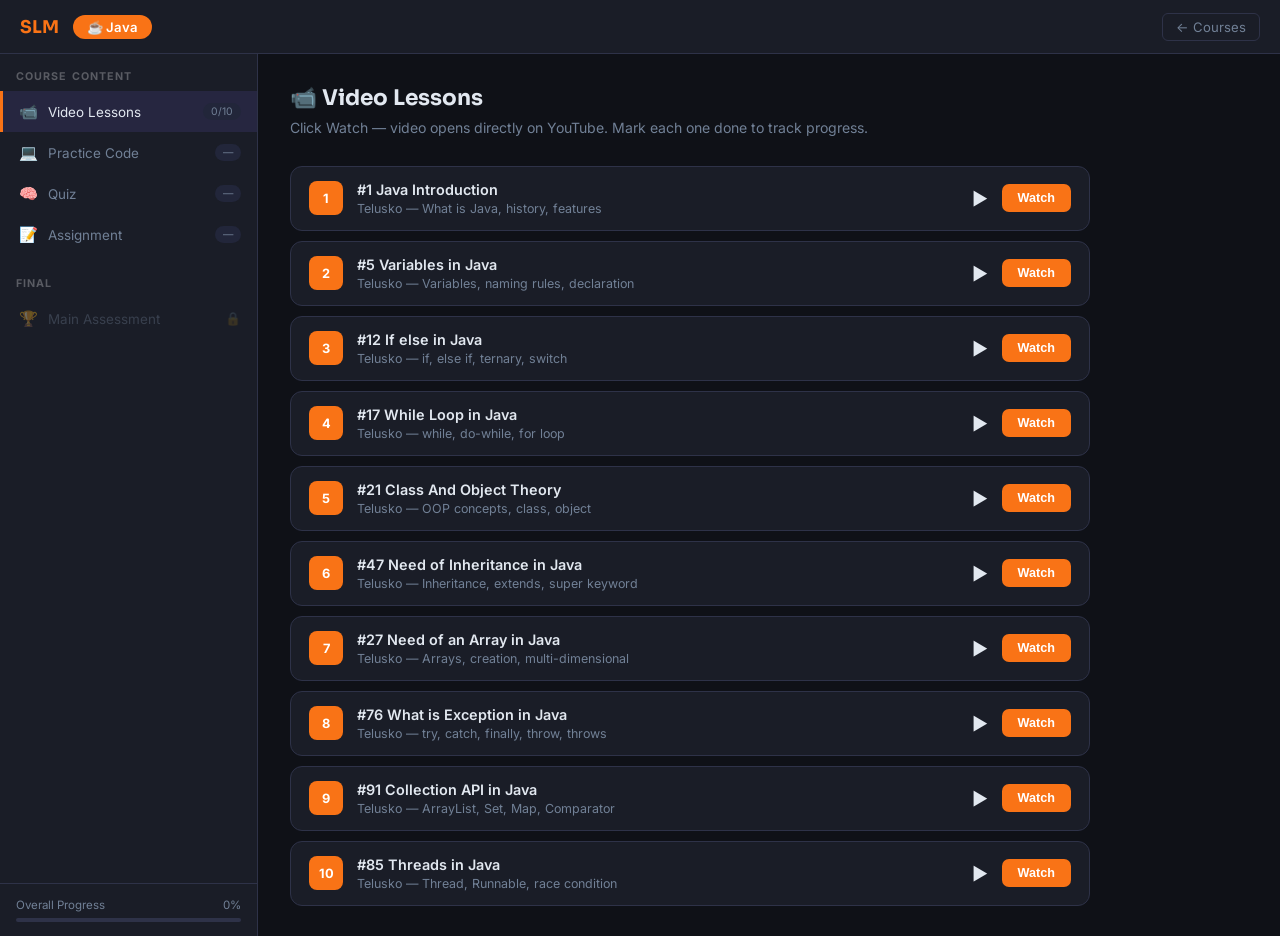
<file: slmback/src/main/resources/static/course.html>
<!DOCTYPE html>
<html lang="en">
<head>
  <meta charset="UTF-8">
  <meta name="viewport" content="width=device-width, initial-scale=1.0">
  <title>Course - SLM</title>
  <link href="https://fonts.googleapis.com/css2?family=JetBrains+Mono:wght@400;600&family=Sora:wght@400;600;700&family=Inter:wght@400;500&display=swap" rel="stylesheet">
  <style>
    *, *::before, *::after { box-sizing: border-box; margin: 0; padding: 0; }
    :root {
      --bg:      #0f1117;
      --surface: #1a1d27;
      --surface2:#22263a;
      --border:  #2e3248;
      --accent:  #7c6af7;
      --accent2: #4fd1c5;
      --danger:  #f56565;
      --success: #68d391;
      --warning: #f6ad55;
      --text:    #e2e8f0;
      --muted:   #718096;
      --mono:    'JetBrains Mono', monospace;
      --sans:    'Sora', sans-serif;
      --body:    'Inter', sans-serif;
      --sw:      258px;
    }

    body {
      font-family: var(--body);
      background: var(--bg);
      color: var(--text);
      min-height: 100vh;
      display: flex;
      flex-direction: column;
    }

    /* ── Top bar ── */
    .top-bar {
      background: var(--surface);
      border-bottom: 1px solid var(--border);
      height: 54px;
      display: flex; align-items: center;
      padding: 0 20px; gap: 14px;
      flex-shrink: 0; position: sticky; top: 0; z-index: 100;
    }
    .logo { font-family: var(--sans); font-weight: 700; font-size: 1.1rem; color: var(--accent); }
    .course-badge {
      padding: 4px 14px; border-radius: 20px;
      font-size: .82rem; font-weight: 600; color: #fff;
    }
    .back-link {
      margin-left: auto; color: var(--muted); text-decoration: none;
      font-size: .82rem; border: 1px solid var(--border);
      padding: 5px 13px; border-radius: 6px; transition: all .2s;
    }
    .back-link:hover { color: var(--text); border-color: var(--accent); }

    /* ── Layout ── */
    .layout { display: flex; flex: 1; overflow: hidden; }

    /* ── Sidebar ── */
    .sidebar {
      width: var(--sw);
      background: var(--surface);
      border-right: 1px solid var(--border);
      display: flex; flex-direction: column;
      overflow-y: auto; flex-shrink: 0;
    }
    .sb-sec   { padding: 16px 0 6px; }
    .sb-lbl   {
      font-size: .67rem; font-weight: 700; text-transform: uppercase;
      letter-spacing: .1em; color: rgba(255,255,255,.28);
      padding: 0 16px 8px;
    }
    .sb-item  {
      display: flex; align-items: center; gap: 10px;
      padding: 11px 16px; cursor: pointer;
      font-size: .84rem; color: var(--muted);
      border-left: 3px solid transparent; transition: all .15s;
    }
    .sb-item:hover  { background: rgba(255,255,255,.05); color: var(--text); }
    .sb-item.active { background: rgba(124,106,247,.12); color: var(--text); border-left-color: var(--accent); }
    .sb-item.locked { opacity: .35; cursor: not-allowed; pointer-events: none; }
    .sb-item.done   { color: rgba(255,255,255,.7); }
    .sb-icon  { font-size: .95rem; flex-shrink: 0; }
    .sb-name  { flex: 1; }
    .sb-badge {
      font-size: .65rem; padding: 2px 8px; border-radius: 10px;
      background: var(--surface2); color: var(--muted);
    }

    .sb-footer {
      margin-top: auto;
      padding: 14px 16px;
      border-top: 1px solid var(--border);
    }
    .sb-prog-row { display: flex; justify-content: space-between; font-size: .72rem; color: var(--muted); margin-bottom: 6px; }
    .sb-prog-bar { height: 4px; background: var(--border); border-radius: 2px; overflow: hidden; }
    .sb-prog-fill { height: 100%; background: var(--success); border-radius: 2px; transition: width .5s; }

    /* ── Main ── */
    .main { flex: 1; overflow-y: auto; padding: 30px 32px; }

    .panel       { display: none; }
    .panel.active{ display: block; }
    .panel-title { font-family: var(--sans); font-size: 1.35rem; font-weight: 700; color: var(--text); margin-bottom: 6px; }
    .panel-sub   { font-size: .88rem; color: var(--muted); margin-bottom: 26px; line-height: 1.6; }

    /* ── VIDEO LIST ── */
    .video-list { display: flex; flex-direction: column; gap: 10px; max-width: 800px; }
    .video-row  {
      display: flex; align-items: center; gap: 14px;
      background: var(--surface); border: 1px solid var(--border);
      border-radius: 12px; padding: 14px 18px; transition: all .2s;
    }
    .video-row:hover { border-color: var(--accent); box-shadow: 0 4px 16px rgba(124,106,247,.15); }
    .video-row.watched { border-color: var(--success); background: rgba(104,211,145,.06); }
    .v-num {
      width: 34px; height: 34px; border-radius: 8px;
      display: flex; align-items: center; justify-content: center;
      font-size: .8rem; font-weight: 700; color: #fff; flex-shrink: 0;
    }
    .v-info   { flex: 1; }
    .v-title  { font-size: .9rem; font-weight: 600; color: var(--text); margin-bottom: 3px; }
    .v-desc   { font-size: .78rem; color: var(--muted); }
    .v-status { font-size: 1.1rem; }
    .v-btn    {
      padding: 7px 16px; border-radius: 7px; border: none;
      font-size: .79rem; font-weight: 600; color: #fff;
      cursor: pointer; flex-shrink: 0; transition: filter .2s;
    }
    .v-btn:hover { filter: brightness(1.12); }

    /* ── EDITOR (practice + assignment) ── */
    .editor-wrap { max-width: 860px; }
    .editor-card {
      background: var(--surface); border: 1px solid var(--border);
      border-radius: 12px; overflow: hidden; margin-bottom: 16px;
    }
    .editor-topbar {
      background: var(--surface2); padding: 10px 16px;
      display: flex; align-items: center; justify-content: space-between;
      border-bottom: 1px solid var(--border);
    }
    .editor-topbar span { font-size: .78rem; color: var(--muted); font-family: var(--mono); }
    .run-btn {
      padding: 5px 16px; background: var(--success); color: #1a2e20;
      border: none; border-radius: 6px; font-size: .78rem; font-weight: 600;
      cursor: pointer; transition: filter .2s;
    }
    .run-btn:hover { filter: brightness(1.1); }
    .code-area {
      width: 100%; min-height: 220px;
      background: var(--bg); color: var(--text);
      font-family: var(--mono); font-size: 13px; line-height: 1.7;
      border: none; outline: none; padding: 16px 20px;
      resize: vertical; tab-size: 4;
    }
    .code-area:focus { background: #0c0f1d; }
    .out-bar { border-top: 1px solid var(--border); }
    .out-lbl { padding: 5px 16px; font-size: .72rem; color: var(--muted); background: #0a0d17; font-family: var(--mono); }
    .out-box {
      min-height: 60px; padding: 12px 20px;
      font-family: var(--mono); font-size: 13px;
      background: #0a0d17; white-space: pre-wrap; word-break: break-word;
    }
    .done-btn {
      padding: 10px 26px; border: none; border-radius: 8px;
      font-family: var(--sans); font-size: .9rem; font-weight: 600;
      color: #fff; cursor: pointer; transition: filter .2s;
    }
    .done-btn:hover { filter: brightness(1.1); }

    /* ── QUIZ / ASSESSMENT shared ── */
    .start-card {
      background: var(--surface); border: 1px solid var(--border);
      border-radius: 14px; padding: 36px; max-width: 500px; text-align: center;
    }
    .start-card h2 { font-family: var(--sans); font-size: 1.25rem; margin-bottom: 10px; }
    .start-card p  { color: var(--muted); font-size: .9rem; margin-bottom: 22px; line-height: 1.6; }
    .meta-row { display: flex; justify-content: center; gap: 28px; margin-bottom: 26px; }
    .meta-box { text-align: center; font-size: .8rem; color: var(--muted); }
    .meta-box b { display: block; font-size: 1.2rem; color: var(--text); font-family: var(--sans); }
    .start-btn {
      padding: 11px 34px; border: none; border-radius: 8px;
      font-family: var(--sans); font-size: .95rem; font-weight: 600;
      color: #fff; cursor: pointer; transition: filter .2s;
    }
    .start-btn:hover { filter: brightness(1.1); }

    .q-area { display: none; }
    .timer-bar {
      background: var(--surface); border: 1px solid var(--border);
      border-radius: 8px; padding: 10px 18px; margin-bottom: 18px;
      display: flex; align-items: center; justify-content: space-between;
    }
    .timer-bar span { font-size: .85rem; color: var(--muted); }
    .timer-num {
      font-family: var(--sans); font-size: 1.2rem; font-weight: 700; color: var(--accent);
    }
    .timer-num.danger { color: var(--danger); animation: blink 1s infinite; }
    @keyframes blink { 0%,100%{opacity:1} 50%{opacity:.4} }

    .q-card {
      background: var(--surface); border: 1px solid var(--border);
      border-radius: 10px; padding: 18px; margin-bottom: 12px;
    }
    .q-card h3 { font-size: .92rem; margin-bottom: 12px; line-height: 1.6; color: var(--text); }
    .q-opt {
      display: flex; align-items: center; gap: 10px;
      padding: 9px 13px; border-radius: 7px; margin-bottom: 7px;
      border: 1.5px solid var(--border); cursor: pointer; font-size: .88rem;
      transition: all .15s; color: var(--text);
    }
    .q-opt:hover   { border-color: var(--accent); background: rgba(124,106,247,.08); }
    .q-opt input   { accent-color: var(--accent); }
    .q-opt.correct { background: rgba(104,211,145,.1); border-color: var(--success) !important; color: var(--success); }
    .q-opt.wrong   { background: rgba(245,101,101,.1); border-color: var(--danger)  !important; color: var(--danger); }

    .submit-btn {
      padding: 10px 30px; border: none; border-radius: 8px;
      font-family: var(--sans); font-size: .9rem; font-weight: 600;
      color: #fff; cursor: pointer; margin-top: 6px; transition: filter .2s;
    }
    .submit-btn:hover { filter: brightness(1.1); }

    /* Result */
    .result-area { display: none; }
    .score-banner {
      padding: 26px; border-radius: 12px; text-align: center;
      color: #fff; margin-bottom: 18px;
    }
    .score-banner .big { font-family: var(--sans); font-size: 2.8rem; font-weight: 700; }
    .score-banner .lbl { opacity: .88; margin-top: 4px; font-size: .95rem; }
    .stats-row { display: flex; gap: 12px; margin-bottom: 18px; }
    .stat { flex:1; text-align:center; padding:13px; border-radius:8px; font-size:.82rem; }
    .stat b { display:block; font-size:1.3rem; margin-bottom:3px; }
    .stat.c { background:rgba(104,211,145,.12); color:var(--success); }
    .stat.w { background:rgba(245,101,101,.12); color:var(--danger); }
    .stat.s { background:rgba(246,173,85,.12);  color:var(--warning); }

    /* ── ASSESSMENT ── */
    .locked-card {
      background: var(--surface); border: 2px dashed var(--border);
      border-radius: 14px; padding: 44px; text-align: center; max-width: 500px;
    }
    .locked-card .lock-ico { font-size: 3rem; margin-bottom: 14px; }
    .locked-card h2 { font-family: var(--sans); font-size: 1.15rem; margin-bottom: 10px; color: var(--text); }
    .locked-card p  { color: var(--muted); font-size: .88rem; line-height: 1.65; }
    .checklist { text-align: left; margin: 18px 0; display: flex; flex-direction: column; gap: 9px; }
    .ck-item  { display: flex; align-items: center; gap: 10px; font-size: .86rem; color: var(--muted); }
    .ck-item.done { color: var(--success); }

    /* ── CERTIFICATE ── */
    .cert-card {
      background: var(--surface); border: 1px solid var(--border);
      border-radius: 14px; padding: 32px; max-width: 500px; text-align: center; margin-top: 20px;
    }
    .cert-card h2 { font-family: var(--sans); font-size: 1.2rem; margin-bottom: 10px; color: var(--text); }
    .cert-card p  { color: var(--muted); font-size: .88rem; margin-bottom: 18px; line-height: 1.6; }
    .cert-input {
      width: 100%; padding: 10px 14px;
      background: var(--surface2); border: 1.5px solid var(--border);
      border-radius: 7px; font-size: .9rem; color: var(--text);
      font-family: var(--body); outline: none; margin-bottom: 14px;
    }
    .cert-input:focus { border-color: var(--accent); }
    .cert-btn {
      padding: 11px 30px; border: none; border-radius: 8px;
      font-family: var(--sans); font-size: .9rem; font-weight: 600;
      color: #fff; cursor: pointer; transition: filter .2s;
    }
    .cert-btn:hover { filter: brightness(1.1); }

    #certCanvas { display: none; }

    ::-webkit-scrollbar { width: 5px; }
    ::-webkit-scrollbar-track { background: transparent; }
    ::-webkit-scrollbar-thumb { background: var(--border); border-radius: 3px; }

    @media (max-width: 700px) {
      .layout { flex-direction: column; }
      .sidebar { width: 100%; height: auto; flex-direction: row; overflow-x: auto; }
      .sb-sec  { display: flex; padding: 8px; gap: 4px; }
      .sb-lbl  { display: none; }
      .sb-footer { display: none; }
      .main { padding: 18px; }
    }
  </style>
</head>
<body>

<!-- Top bar -->
<div class="top-bar">
  <div class="logo">SLM</div>
  <span class="course-badge" id="courseBadge"></span>
  <a href="courses.html" class="back-link">← Courses</a>
</div>

<div class="layout">

  <!-- Sidebar -->
  <div class="sidebar">
    <div class="sb-sec">
      <div class="sb-lbl">Course Content</div>
      <div class="sb-item active" id="nav-videos"     onclick="showPanel('videos')">
        <span class="sb-icon">📹</span><span class="sb-name">Video Lessons</span>
        <span class="sb-badge" id="badge-videos">0/10</span>
      </div>
      <div class="sb-item"        id="nav-practice"   onclick="showPanel('practice')">
        <span class="sb-icon">💻</span><span class="sb-name">Practice Code</span>
        <span class="sb-badge" id="badge-practice">—</span>
      </div>
      <div class="sb-item"        id="nav-quiz"       onclick="showPanel('quiz')">
        <span class="sb-icon">🧠</span><span class="sb-name">Quiz</span>
        <span class="sb-badge" id="badge-quiz">—</span>
      </div>
      <div class="sb-item"        id="nav-assignment" onclick="showPanel('assignment')">
        <span class="sb-icon">📝</span><span class="sb-name">Assignment</span>
        <span class="sb-badge" id="badge-assignment">—</span>
      </div>
    </div>
    <div class="sb-sec">
      <div class="sb-lbl">Final</div>
      <div class="sb-item locked" id="nav-assessment" onclick="showPanel('assessment')">
        <span class="sb-icon">🏆</span><span class="sb-name">Main Assessment</span>
        <span style="font-size:.8rem;opacity:.45">🔒</span>
      </div>
    </div>
    <div class="sb-footer">
      <div class="sb-prog-row"><span>Overall Progress</span><span id="overall-pct">0%</span></div>
      <div class="sb-prog-bar"><div class="sb-prog-fill" id="overall-bar" style="width:0%"></div></div>
    </div>
  </div>

  <!-- Main content -->
  <div class="main">

    <!-- ══ VIDEOS ══ -->
    <div class="panel active" id="panel-videos">
      <div class="panel-title">📹 Video Lessons</div>
      <div class="panel-sub">Click Watch — video opens directly on YouTube. Mark each one done to track progress.</div>
      <div class="video-list" id="videoList"></div>
    </div>

    <!-- ══ PRACTICE ══ -->
    <div class="panel" id="panel-practice">
      <div class="panel-title">💻 Practice Code</div>
      <div class="panel-sub" id="practiceSub">Write and run code. Executed via Gemini AI through your Spring Boot backend.</div>
      <div class="editor-wrap">
        <div class="editor-card">
          <div class="editor-topbar">
            <span id="practiceLang">python</span>
            <button class="run-btn" onclick="runCode('practiceEditor','practiceOut')">▶ Run</button>
          </div>
          <textarea class="code-area" id="practiceEditor" spellcheck="false"></textarea>
          <div class="out-bar">
            <div class="out-lbl">output</div>
            <div class="out-box" id="practiceOut" style="color:var(--muted);font-style:italic">// Output appears here...</div>
          </div>
        </div>
        <button class="done-btn" id="practiceDoneBtn" onclick="markDone('prac')">✅ Mark Practice Complete</button>
      </div>
    </div>

    <!-- ══ QUIZ ══ -->
    <div class="panel" id="panel-quiz">
      <div id="quizStartCard" class="start-card">
        <div style="font-size:2.4rem;margin-bottom:12px">🧠</div>
        <h2 id="quizTitle">Course Quiz</h2>
        <p>Test your understanding with 20 AI-generated questions. You have 30 minutes.</p>
        <div class="meta-row">
          <div class="meta-box"><b>20</b>Questions</div>
          <div class="meta-box"><b>30</b>Minutes</div>
          <div class="meta-box"><b>MCQ</b>Format</div>
        </div>
        <button class="start-btn" id="quizStartBtn" onclick="startQuiz()">Start Quiz</button>
      </div>
      <div class="q-area" id="quizArea">
        <div class="timer-bar">
          <span>Time remaining</span>
          <span class="timer-num" id="quizTimer">30:00</span>
        </div>
        <div id="quizQWrap"></div>
        <button class="submit-btn" id="quizSubmitBtn" onclick="submitQuiz()">Submit Quiz</button>
      </div>
      <div class="result-area" id="quizResult">
        <div class="score-banner" id="quizBanner">
          <div class="big" id="quizScoreNum">0/20</div>
          <div class="lbl" id="quizScoreLbl">Quiz Complete!</div>
        </div>
        <div class="stats-row">
          <div class="stat c"><b id="qC">0</b>Correct ✅</div>
          <div class="stat w"><b id="qW">0</b>Wrong ❌</div>
          <div class="stat s"><b id="qS">0</b>Skipped ⏭</div>
        </div>
        <button class="start-btn" id="quizRetryBtn" onclick="retryQuiz()" style="padding:9px 26px;font-size:.87rem">🔄 Retake Quiz</button>
      </div>
    </div>

    <!-- ══ ASSIGNMENT ══ -->
    <div class="panel" id="panel-assignment">
      <div class="panel-title">📝 Assignment</div>
      <div class="panel-sub">Complete the task below, run your code, then submit.</div>
      <div class="editor-wrap">
        <div style="background:var(--surface);border:1px solid var(--border);border-radius:10px;padding:18px;margin-bottom:14px">
          <h3 style="font-family:var(--sans);font-size:.97rem;margin-bottom:7px;color:var(--text)" id="assignTitle"></h3>
          <p style="font-size:.87rem;color:var(--muted);line-height:1.7" id="assignDesc"></p>
        </div>
        <div class="editor-card">
          <div class="editor-topbar">
            <span id="assignLang">python</span>
            <button class="run-btn" onclick="runCode('assignEditor','assignOut')">▶ Run</button>
          </div>
          <textarea class="code-area" id="assignEditor" spellcheck="false"></textarea>
          <div class="out-bar">
            <div class="out-lbl">output</div>
            <div class="out-box" id="assignOut" style="color:var(--muted);font-style:italic">// Output appears here...</div>
          </div>
        </div>
        <button class="done-btn" id="assignDoneBtn" onclick="markDone('assign')">✅ Submit Assignment</button>
      </div>
    </div>

    <!-- ══ ASSESSMENT ══ -->
    <div class="panel" id="panel-assessment">
      <!-- Locked -->
      <div id="assessLocked">
        <div class="panel-title">🏆 Main Assessment</div>
        <div class="panel-sub">Complete all sections to unlock the final assessment.</div>
        <div class="locked-card">
          <div class="lock-ico">🔒</div>
          <h2>Assessment Locked</h2>
          <p>Complete all of the following first:</p>
          <div class="checklist">
            <div class="ck-item" id="ck-videos">  <span>⬜</span> Watch all 10 video lessons</div>
            <div class="ck-item" id="ck-practice"><span>⬜</span> Complete practice code</div>
            <div class="ck-item" id="ck-quiz">    <span>⬜</span> Complete the quiz</div>
            <div class="ck-item" id="ck-assign">  <span>⬜</span> Submit assignment</div>
          </div>
        </div>
      </div>
      <!-- Unlocked -->
      <div id="assessUnlocked" style="display:none">
        <div class="panel-title">🏆 Main Assessment</div>
        <div class="panel-sub">Score 75% or above to earn your certificate of completion.</div>
        <div id="assessStartCard" class="start-card">
          <div style="font-size:2.4rem;margin-bottom:12px">🎯</div>
          <h2>Final Assessment</h2>
          <p>Score <b>75% or above (15/20)</b> to earn your certificate. You may retake if needed.</p>
          <div class="meta-row">
            <div class="meta-box"><b>20</b>Questions</div>
            <div class="meta-box"><b>30</b>Min</div>
            <div class="meta-box"><b>75%</b>Pass</div>
          </div>
          <button class="start-btn" id="assessStartBtn" onclick="startAssessment()">Begin Assessment</button>
        </div>
        <div class="q-area" id="assessArea">
          <div class="timer-bar">
            <span>Time remaining</span>
            <span class="timer-num" id="assessTimer">30:00</span>
          </div>
          <div id="assessQWrap"></div>
          <button class="submit-btn" id="assessSubmitBtn" onclick="submitAssessment()">Submit Assessment</button>
        </div>
        <div class="result-area" id="assessResult">
          <div class="score-banner" id="assessBanner">
            <div class="big" id="assessScoreNum">0/20</div>
            <div class="lbl" id="assessScoreLbl">Assessment Complete</div>
          </div>
          <div class="stats-row">
            <div class="stat c"><b id="aC">0</b>Correct</div>
            <div class="stat w"><b id="aW">0</b>Wrong</div>
            <div class="stat s"><b id="aS">0</b>Skipped</div>
          </div>
          <div id="certSection" style="display:none">
            <div class="cert-card">
              <div style="font-size:2.4rem;margin-bottom:10px">🎓</div>
              <h2>You Passed! Congratulations!</h2>
              <p>Enter your name to generate and download your certificate.</p>
              <input class="cert-input" id="certName" type="text" placeholder="Enter your full name...">
              <button class="cert-btn" id="certBtn" onclick="downloadCert()">📄 Download Certificate</button>
            </div>
          </div>
          <div id="failSection" style="display:none;margin-top:14px">
            <p style="color:var(--danger);margin-bottom:12px;font-size:.9rem">You need 75% to pass. Keep practising!</p>
            <button class="start-btn" onclick="retryAssessment()" style="padding:9px 26px;font-size:.87rem">🔄 Retake Assessment</button>
          </div>
        </div>
      </div>
    </div>

  </div>
</div>

<canvas id="certCanvas"></canvas>

<script>
// ── Course data — DIRECT YouTube links ─────────────────────
const COURSES = {
  java: {
    name: 'Java Programming', color: '#f97316', lang: 'java', tag: '☕ Java',
    videos: [
      { title: '#1 Java Introduction',               desc: 'Telusko — What is Java, history, features',              url: 'https://www.youtube.com/watch?v=bm0OyhwFDuY&list=PLsyeobzWxl7pe_IiTfNyr55kwJPWbgxB5&index=1' },
      { title: '#5 Variables in Java',               desc: 'Telusko — Variables, naming rules, declaration',         url: 'https://www.youtube.com/watch?v=Oo4gBZEEQhI&list=PLsyeobzWxl7pe_IiTfNyr55kwJPWbgxB5&index=5' },
      { title: '#12 If else in Java',                desc: 'Telusko — if, else if, ternary, switch',                 url: 'https://www.youtube.com/watch?v=zmrzUCiDtEc&list=PLsyeobzWxl7pe_IiTfNyr55kwJPWbgxB5&index=12' },
      { title: '#17 While Loop in Java',             desc: 'Telusko — while, do-while, for loop',                    url: 'https://www.youtube.com/watch?v=hz_qsXCXZCY&list=PLsyeobzWxl7pe_IiTfNyr55kwJPWbgxB5&index=17' },
      { title: '#21 Class And Object Theory',        desc: 'Telusko — OOP concepts, class, object',                  url: 'https://www.youtube.com/watch?v=BSVKUk58K6U&list=PLsyeobzWxl7pe_IiTfNyr55kwJPWbgxB5&index=21' },
      { title: '#47 Need of Inheritance in Java',    desc: 'Telusko — Inheritance, extends, super keyword',          url: 'https://www.youtube.com/watch?v=oUnL10y2gKU&list=PLsyeobzWxl7pe_IiTfNyr55kwJPWbgxB5&index=47' },
      { title: '#27 Need of an Array in Java',       desc: 'Telusko — Arrays, creation, multi-dimensional',         url: 'https://www.youtube.com/watch?v=fOBDMBpIhXQ&list=PLsyeobzWxl7pe_IiTfNyr55kwJPWbgxB5&index=27' },
      { title: '#76 What is Exception in Java',      desc: 'Telusko — try, catch, finally, throw, throws',          url: 'https://www.youtube.com/watch?v=W-N2ltgU-X4&list=PLsyeobzWxl7pe_IiTfNyr55kwJPWbgxB5&index=76' },
      { title: '#91 Collection API in Java',         desc: 'Telusko — ArrayList, Set, Map, Comparator',             url: 'https://www.youtube.com/watch?v=rzA7UJ-hQoI&list=PLsyeobzWxl7pe_IiTfNyr55kwJPWbgxB5&index=91' },
      { title: '#85 Threads in Java',                desc: 'Telusko — Thread, Runnable, race condition',            url: 'https://www.youtube.com/watch?v=TCd8QIS-2KI&list=PLsyeobzWxl7pe_IiTfNyr55kwJPWbgxB5&index=85' },
    ],
    practiceCode: `// Java Practice: Check if a number is prime
public class Main {
    public static boolean isPrime(int n) {
        if (n < 2) return false;
        for (int i = 2; i <= Math.sqrt(n); i++)
            if (n % i == 0) return false;
        return true;
    }
    public static void main(String[] args) {
        System.out.println(isPrime(7));   // true
        System.out.println(isPrime(10));  // false
    }
}`,
    assignment: {
      title: 'Student Grade Calculator',
      desc: 'Create a Java program with marks[] = {85, 90, 45, 78, 62}. Calculate the average and print "Pass" if average >= 50 or "Fail" otherwise.',
      starter: `public class Main {
    public static void main(String[] args) {
        int[] marks = {85, 90, 45, 78, 62};
        // Calculate average and print Pass/Fail
    }
}`
    }
  },
  dbms: {
    name: 'Database Management', color: '#38bdf8', lang: 'sql', tag: '🗄️ DBMS',
    videos: [
      { title: 'Introduction to SQL',                desc: 'Telusko SQL — What is SQL, RDBMS basics',              url: 'https://www.youtube.com/watch?v=HXV3zeQKqGY&list=PLsyeobzWxl7oBxla6GhOFTHpxlb0Adn2u&index=1' },
      { title: 'Create Table and Insert',            desc: 'Telusko SQL — CREATE TABLE, INSERT INTO syntax',       url: 'https://www.youtube.com/watch?v=dHV5jOEAFks&list=PLsyeobzWxl7oBxla6GhOFTHpxlb0Adn2u&index=2' },
      { title: 'Select Query in SQL',                desc: 'Telusko SQL — SELECT, WHERE, ORDER BY, DISTINCT',      url: 'https://www.youtube.com/watch?v=e1sFTEBtCb0&list=PLsyeobzWxl7oBxla6GhOFTHpxlb0Adn2u&index=3' },
      { title: 'Update and Delete in SQL',           desc: 'Telusko SQL — UPDATE, DELETE, WHERE clause',           url: 'https://www.youtube.com/watch?v=z5TKmHLKV-I&list=PLsyeobzWxl7oBxla6GhOFTHpxlb0Adn2u&index=4' },
      { title: 'Aggregate Functions in SQL',         desc: 'Telusko SQL — COUNT, SUM, AVG, MIN, MAX',              url: 'https://www.youtube.com/watch?v=0AJoFkCFcF4&list=PLsyeobzWxl7oBxla6GhOFTHpxlb0Adn2u&index=5' },
      { title: 'Group By in SQL',                    desc: 'Telusko SQL — GROUP BY, HAVING clause',               url: 'https://www.youtube.com/watch?v=_L9cjxCnMqE&list=PLsyeobzWxl7oBxla6GhOFTHpxlb0Adn2u&index=6' },
      { title: 'Joins in SQL',                       desc: 'Telusko SQL — INNER, LEFT, RIGHT, FULL JOIN',         url: 'https://www.youtube.com/watch?v=2HVMiPPuPIM&list=PLsyeobzWxl7oBxla6GhOFTHpxlb0Adn2u&index=7' },
      { title: 'Sub Queries in SQL',                 desc: 'Telusko SQL — Nested queries, correlated subquery',   url: 'https://www.youtube.com/watch?v=sQhNFSmDMDs&list=PLsyeobzWxl7oBxla6GhOFTHpxlb0Adn2u&index=8' },
      { title: 'Views in SQL',                       desc: 'Telusko SQL — CREATE VIEW, virtual tables',           url: 'https://www.youtube.com/watch?v=QE7s1Sj0W0E&list=PLsyeobzWxl7oBxla6GhOFTHpxlb0Adn2u&index=9' },
      { title: 'Normalization in SQL',               desc: 'Telusko SQL — 1NF, 2NF, 3NF, BCNF explained',        url: 'https://www.youtube.com/watch?v=xoTyrdT9SZI&list=PLsyeobzWxl7oBxla6GhOFTHpxlb0Adn2u&index=10' },
    ],
    practiceCode: `-- SQL Practice: Students above average score
CREATE TABLE students (id INT, name TEXT, score INT);
INSERT INTO students VALUES (1,'Alice',88),(2,'Bob',55),(3,'Carol',72),(4,'Dave',91),(5,'Eve',60);

SELECT name, score FROM students
WHERE score > (SELECT AVG(score) FROM students)
ORDER BY score DESC;`,
    assignment: {
      title: 'Library Database',
      desc: 'Create a books table (id, title, author, year, available). Insert 3 books. Query all available books sorted by year DESC.',
      starter: `-- Create books table and insert 3 records
-- Then write your SELECT query below
`
    }
  },
  dsa: {
    name: 'Data Structures & Algorithms', color: '#10b981', lang: 'java', tag: '🌳 DSA',
    videos: [
      { title: 'Introduction to DSA',            desc: 'Why DSA, Big O time complexity',        url: 'https://www.youtube.com/watch?v=rZ41y93P2Qo' },
      { title: 'Arrays & Strings',               desc: 'Array ops, two pointers, sliding window',url: 'https://www.youtube.com/watch?v=n60Dn0UsbEk' },
      { title: 'Linked Lists',                   desc: 'Singly, doubly, circular linked list',  url: 'https://www.youtube.com/watch?v=oAja8-Ulhyw' },
      { title: 'Stacks & Queues',                desc: 'LIFO, FIFO, push, pop, enqueue',        url: 'https://www.youtube.com/watch?v=GYptUgnIM_I' },
      { title: 'Recursion',                      desc: 'Base case, call stack, backtracking',   url: 'https://www.youtube.com/watch?v=kepBmgvWNDw' },
      { title: 'Sorting Algorithms',             desc: 'Bubble, merge, quick, insertion sort',  url: 'https://www.youtube.com/watch?v=HGk_ypEuS24' },
      { title: 'Searching Algorithms',           desc: 'Linear search, binary search',          url: 'https://www.youtube.com/watch?v=LmpAntNjPj0' },
      { title: 'Trees & Binary Trees',           desc: 'BST, inorder, preorder, postorder',     url: 'https://www.youtube.com/watch?v=4s1Tcvm00pA' },
      { title: 'Heaps & Hashing',                desc: 'Min/max heap, hash tables, collisions', url: 'https://www.youtube.com/watch?v=0fcTgMi2tK0' },
      { title: 'Graphs — BFS & DFS',             desc: 'Graph traversals, shortest path',       url: 'https://www.youtube.com/watch?v=gXgEDyodOJU' },
    ],
    practiceCode: `// DSA Practice: Binary Search in Java
public class Main {
    public static int binarySearch(int[] arr, int target) {
        int left = 0, right = arr.length - 1;
        while (left <= right) {
            int mid = (left + right) / 2;
            if (arr[mid] == target) return mid;
            else if (arr[mid] < target) left = mid + 1;
            else right = mid - 1;
        }
        return -1;
    }
    public static void main(String[] args) {
        int[] arr = {1, 3, 5, 7, 9, 11, 13};
        System.out.println(binarySearch(arr, 7));   // 3
        System.out.println(binarySearch(arr, 6));   // -1
    }
}`,
    assignment: {
      title: 'Implement a Stack',
      desc: 'Implement a Stack class in Java with push(), pop(), peek(), isEmpty() methods. Use it to check balanced parentheses: "(())" → true, "(()" → false.',
      starter: `import java.util.Stack;

public class Main {
    public static boolean isBalanced(String s) {
        Stack<Character> stack = new Stack<>();
        for (char c : s.toCharArray()) {
            if (c == '(') stack.push(c);
            else if (c == ')') {
                if (stack.isEmpty()) return false;
                stack.pop();
            }
        }
        return stack.isEmpty();
    }
    public static void main(String[] args) {
        System.out.println(isBalanced("(())"));  // true
        System.out.println(isBalanced("(()"));   // false
    }
}`
    }
  },
  webdev: {
    name: 'Web Development', color: '#8b5cf6', lang: 'java', tag: '🌐 Web Dev',
    videos: [
      { title: '#1 Java Introduction',               desc: 'Telusko — What is Java, JVM, first program',           url: 'https://www.youtube.com/watch?v=bm0OyhwFDuY&list=PLsyeobzWxl7pe_IiTfNyr55kwJPWbgxB5&index=1' },
      { title: '#3 First Code in Java',              desc: 'Telusko — Writing and running first Java program',      url: 'https://www.youtube.com/watch?v=nQ5ZVJqXFr0&list=PLsyeobzWxl7pe_IiTfNyr55kwJPWbgxB5&index=3' },
      { title: '#5 Variables in Java',               desc: 'Telusko — Variables, data types, literals',            url: 'https://www.youtube.com/watch?v=Oo4gBZEEQhI&list=PLsyeobzWxl7pe_IiTfNyr55kwJPWbgxB5&index=5' },
      { title: '#9 Arithmetic Operators in Java',    desc: 'Telusko — Operators, expressions, type conversion',    url: 'https://www.youtube.com/watch?v=T3n_6bQwvHg&list=PLsyeobzWxl7pe_IiTfNyr55kwJPWbgxB5&index=9' },
      { title: '#12 If else in Java',                desc: 'Telusko — if, else if, else, ternary operator',        url: 'https://www.youtube.com/watch?v=zmrzUCiDtEc&list=PLsyeobzWxl7pe_IiTfNyr55kwJPWbgxB5&index=12' },
      { title: '#19 For Loop in Java',               desc: 'Telusko — for loop, while loop, do-while',             url: 'https://www.youtube.com/watch?v=hz_qsXCXZCY&list=PLsyeobzWxl7pe_IiTfNyr55kwJPWbgxB5&index=19' },
      { title: '#22 Class and Object Practical',     desc: 'Telusko — Creating classes, objects in Java',          url: 'https://www.youtube.com/watch?v=BSVKUk58K6U&list=PLsyeobzWxl7pe_IiTfNyr55kwJPWbgxB5&index=22' },
      { title: '#24 Methods in Java',                desc: 'Telusko — Defining methods, return types, overloading', url: 'https://www.youtube.com/watch?v=vvanI8NRlSI&list=PLsyeobzWxl7pe_IiTfNyr55kwJPWbgxB5&index=24' },
      { title: '#34 What is String in Java',         desc: 'Telusko — Strings, mutable vs immutable, StringBuilder', url: 'https://www.youtube.com/watch?v=qrqNQrGxoGs&list=PLsyeobzWxl7pe_IiTfNyr55kwJPWbgxB5&index=34' },
      { title: '#40 Encapsulation in Java',          desc: 'Telusko — Encapsulation, getters, setters, this keyword', url: 'https://www.youtube.com/watch?v=TP8ZBrCBGAs&list=PLsyeobzWxl7pe_IiTfNyr55kwJPWbgxB5&index=40' },
    ],
    practiceCode: `// Web Dev Practice: Form Validation Logic in Java
public class Main {
    public static boolean validateEmail(String email) {
        return email.contains("@") && email.contains(".");
    }

    public static boolean validatePassword(String pwd) {
        return pwd.length() >= 8;
    }

    public static void main(String[] args) {
        System.out.println(validateEmail("user@example.com")); // true
        System.out.println(validateEmail("bad-email"));        // false
        System.out.println(validatePassword("pass123"));       // false
        System.out.println(validatePassword("securepass"));    // true
    }
}`,
    assignment: {
      title: 'To-Do List Manager',
      desc: 'Write a Java program with an ArrayList to manage tasks. Implement add, remove and display functionality. Add 3 tasks, remove 1, then print the remaining tasks.',
      starter: `import java.util.ArrayList;

public class Main {
    static ArrayList<String> tasks = new ArrayList<>();

    public static void addTask(String task) {
        // your code
    }

    public static void removeTask(String task) {
        // your code
    }

    public static void showTasks() {
        // your code
    }

    public static void main(String[] args) {
        addTask("Learn HTML");
        addTask("Build a form");
        addTask("Style with CSS");
        removeTask("Build a form");
        showTasks();
    }
}`
    }
  }
};

// ── Init ────────────────────────────────────────────────────
const params = new URLSearchParams(window.location.search);
const key    = params.get('course') || 'java';
const C      = COURSES[key] || COURSES.java;
const SKEY   = 'slm_progress_' + key;
let   P      = JSON.parse(localStorage.getItem(SKEY) || '{}');
if (!P.videos) P.videos = [];

// Theme color
document.documentElement.style.setProperty('--accent', C.color);
document.title = C.name + ' - SLM';

// Badge
const badge = document.getElementById('courseBadge');
badge.textContent = C.tag;
badge.style.background = C.color;

// Populate quiz/assess buttons color
['quizStartBtn','quizRetryBtn','quizSubmitBtn',
 'assessStartBtn','assessSubmitBtn',
 'practiceDoneBtn','assignDoneBtn','certBtn'].forEach(id => {
  const el = document.getElementById(id);
  if (el) el.style.background = C.color;
});

// Populate editors
document.getElementById('practiceLang').textContent = C.lang;
document.getElementById('assignLang').textContent   = C.lang;
document.getElementById('practiceEditor').value = C.practiceCode;
document.getElementById('assignEditor').value   = C.assignment.starter;
document.getElementById('assignTitle').textContent  = C.assignment.title;
document.getElementById('assignDesc').textContent   = C.assignment.desc;
document.getElementById('quizTitle').textContent    = C.name + ' Quiz';

// ── Video list ────────────────────────────────────────────
function buildVideos() {
  const list = document.getElementById('videoList');
  list.innerHTML = '';
  C.videos.forEach((v, i) => {
    const watched = P.videos.includes(i);
    const row = document.createElement('div');
    row.className = 'video-row' + (watched ? ' watched' : '');
    row.innerHTML = `
      <div class="v-num" style="background:${C.color}">${i+1}</div>
      <div class="v-info">
        <div class="v-title">${v.title}</div>
        <div class="v-desc">${v.desc}</div>
      </div>
      <div class="v-status">${watched ? '✅' : '▶️'}</div>
      <button class="v-btn" style="background:${C.color}" onclick="watchVideo(${i})">
        ${watched ? 'Rewatch' : 'Watch'}
      </button>`;
    list.appendChild(row);
  });
  refreshProgress();
}

function watchVideo(i) {
  // Mark as watched
  if (!P.videos.includes(i)) {
    P.videos.push(i);
    save();
    buildVideos();
  }
  // Open YouTube directly — no search, no popup dialog
  window.open(C.videos[i].url, '_blank', 'noopener,noreferrer');
}

// ── Run code ──────────────────────────────────────────────
async function runCode(editorId, outId) {
  const code  = document.getElementById(editorId).value.trim();
  const outEl = document.getElementById(outId);
  if (!code) return;
  outEl.style.color   = 'var(--accent2)';
  outEl.style.fontStyle = 'normal';
  outEl.textContent   = '⏳ Running via Gemini AI...';
  try {
    const res  = await fetch('https://slm-b8oo.onrender.com/api/code/run', {
      method: 'POST', headers: { 'Content-Type': 'application/json' },
      body: JSON.stringify({ code, language: C.lang, stdin: '' })
    });
    const data = await res.json();
    if (data.stderr && !data.stdout) {
      outEl.style.color = 'var(--danger)';
      outEl.textContent = data.stderr;
    } else {
      outEl.style.color = 'var(--success)';
      outEl.textContent = data.stdout || '(no output)';
    }
  } catch {
    outEl.style.color = 'var(--danger)';
    outEl.textContent = '⚠️ Could not reach backend. Make sure Spring Boot is running on localhost:8080';
  }
}

// ── Mark done ─────────────────────────────────────────────
function markDone(type) {
  if (type === 'prac')   P.pracDone   = true;
  if (type === 'assign') P.assignDone = true;
  save(); refreshProgress();
  alert('✅ ' + (type === 'prac' ? 'Practice' : 'Assignment') + ' marked complete!');
}

// ── Quiz ──────────────────────────────────────────────────
let quizQs = [], quizTmr = null, quizDone = false;

async function startQuiz() {
  document.getElementById('quizStartCard').style.display = 'none';
  document.getElementById('quizResult').style.display    = 'none';
  document.getElementById('quizArea').style.display      = 'block';
  document.getElementById('quizQWrap').innerHTML =
    `<p style="color:var(--muted);padding:16px">⏳ Generating quiz with Gemini AI...</p>`;
  try {
    const res  = await fetch('https://slm-b8oo.onrender.com/api/quiz/generate?course=' + encodeURIComponent(C.name));
    const data = await res.json();
    if (!data || !data.length) throw new Error('No questions returned');
    quizQs = data; quizDone = false;
    renderQs(data, 'quizQWrap', 'q');
    startTimer('quizTimer', () => submitQuiz());
  } catch(e) {
    document.getElementById('quizQWrap').innerHTML =
      `<p style="color:var(--danger);padding:16px">⚠️ Could not load quiz. ${e.message}</p>`;
  }
}

function submitQuiz() {
  if (quizDone) return; quizDone = true; clearInterval(quizTmr);
  const {c,w,s} = evalQs(quizQs, 'q');
  P.quizDone = true; P.quizScore = c; save(); refreshProgress();
  showResult('quizArea','quizResult','quizBanner','quizScoreNum','quizScoreLbl','qC','qW','qS', c,w,s,quizQs.length);
}

function retryQuiz() {
  quizDone = false;
  document.getElementById('quizResult').style.display    = 'none';
  document.getElementById('quizStartCard').style.display = 'block';
}

// ── Assessment ────────────────────────────────────────────
let assessQs = [], assessTmr = null, assessDone = false;

async function startAssessment() {
  document.getElementById('assessStartCard').style.display = 'none';
  document.getElementById('assessResult').style.display    = 'none';
  document.getElementById('assessArea').style.display      = 'block';
  document.getElementById('assessQWrap').innerHTML =
    `<p style="color:var(--muted);padding:16px">⏳ Generating final assessment...</p>`;
  try {
    const res  = await fetch('https://slm-b8oo.onrender.com/api/quiz/generate?course=' + encodeURIComponent(C.name));
    const data = await res.json();
    if (!data || !data.length) throw new Error('No questions');
    assessQs = data; assessDone = false;
    renderQs(data, 'assessQWrap', 'a');
    startTimer('assessTimer', () => submitAssessment());
  } catch(e) {
    document.getElementById('assessQWrap').innerHTML =
      `<p style="color:var(--danger);padding:16px">⚠️ ${e.message}</p>`;
  }
}

function submitAssessment() {
  if (assessDone) return; assessDone = true; clearInterval(assessTmr);
  const {c,w,s} = evalQs(assessQs,'a');
  const pct = Math.round(c / assessQs.length * 100);
  P.assessDone = true; P.assessScore = c; P.assessPass = pct >= 75;
  save(); refreshProgress();
  showResult('assessArea','assessResult','assessBanner','assessScoreNum','assessScoreLbl','aC','aW','aS', c,w,s,assessQs.length);
  document.getElementById('certSection').style.display  = pct>=75 ? 'block' : 'none';
  document.getElementById('failSection').style.display  = pct>=75 ? 'none'  : 'block';
  if (pct>=75) document.getElementById('certBtn').style.background = C.color;
}

function retryAssessment() {
  assessDone = false;
  document.getElementById('assessResult').style.display    = 'none';
  document.getElementById('assessStartCard').style.display = 'block';
}

// ── Shared quiz helpers ───────────────────────────────────
function renderQs(data, wrapId, pfx) {
  const wrap = document.getElementById(wrapId);
  wrap.innerHTML = '';
  data.forEach((q, i) => {
    const card = document.createElement('div');
    card.className = 'q-card';
    card.innerHTML = `<h3>Q${i+1}. ${q.question}</h3>` +
      ['A','B','C','D'].map(o =>
        `<label class="q-opt" id="${pfx}-${i}-${o}">
          <input type="radio" name="${pfx}-q${i}" value="${o}">
          <span><b>${o})</b> ${q['option'+o]}</span>
        </label>`).join('');
    wrap.appendChild(card);
  });
}

function evalQs(qs, pfx) {
  let c=0,w=0,s=0;
  qs.forEach((q,i) => {
    const sel = document.querySelector(`input[name="${pfx}-q${i}"]:checked`);
    ['A','B','C','D'].forEach(o => {
      const lbl = document.getElementById(`${pfx}-${i}-${o}`);
      if (!lbl) return;
      lbl.querySelector('input').disabled = true;
      if (o === q.correctAnswer) lbl.classList.add('correct');
    });
    if (!sel) s++;
    else if (sel.value === q.correctAnswer) c++;
    else { const l=document.getElementById(`${pfx}-${i}-${sel.value}`); if(l) l.classList.add('wrong'); w++; }
  });
  return {c,w,s};
}

function startTimer(displayId, onEnd) {
  clearInterval(quizTmr); clearInterval(assessTmr);
  let t = 1800;
  const id = setInterval(() => {
    t--;
    const el = document.getElementById(displayId);
    if (!el) { clearInterval(id); return; }
    const m=Math.floor(t/60), s=t%60;
    el.textContent = m+':'+(s<10?'0'+s:s);
    if (t<=300) el.classList.add('danger');
    if (t<=0)   { clearInterval(id); onEnd(); }
  }, 1000);
  if (displayId === 'quizTimer')   quizTmr  = id;
  if (displayId === 'assessTimer') assessTmr = id;
}

function showResult(aId,rId,bId,nId,lId,cId,wId,sId, c,w,s,total) {
  document.getElementById(aId).style.display = 'none';
  document.getElementById(rId).style.display = 'block';
  const pct = Math.round(c/total*100);
  document.getElementById(nId).textContent = c+'/'+total;
  document.getElementById(lId).textContent =
    pct>=80?'🏆 Excellent!':pct>=60?'👍 Good job!':pct>=40?'📚 Keep studying!':'💪 Keep going! ('+pct+'%)';
  document.getElementById(bId).style.background =
    pct>=75 ? 'linear-gradient(135deg,#10b981,#059669)' : 'linear-gradient(135deg,#7c6af7,#5046a5)';
  document.getElementById(cId).textContent = c;
  document.getElementById(wId).textContent = w;
  document.getElementById(sId).textContent = s;
}

// ── Certificate ───────────────────────────────────────────
function downloadCert() {
  const name = document.getElementById('certName').value.trim();
  if (!name) { alert('Please enter your name.'); return; }
  const cv = document.getElementById('certCanvas');
  cv.width = 900; cv.height = 630;
  const ctx = cv.getContext('2d');

  ctx.fillStyle = '#0f1117'; ctx.fillRect(0, 0, 900, 630);

  // Outer border
  ctx.strokeStyle = C.color; ctx.lineWidth = 10;
  ctx.strokeRect(16, 16, 868, 598);
  ctx.strokeStyle = 'rgba(255,255,255,.15)'; ctx.lineWidth = 1.5;
  ctx.strokeRect(26, 26, 848, 578);

  // Header band
  ctx.fillStyle = C.color; ctx.fillRect(16, 16, 868, 94);

  // Header text
  ctx.fillStyle = '#fff'; ctx.font = 'bold 26px Arial';
  ctx.textAlign = 'center';
  ctx.fillText('SMART LEARNING SYSTEM', 450, 56);
  ctx.font = '15px Arial';
  ctx.fillText('Certificate of Completion', 450, 90);

  ctx.fillStyle = 'rgba(255,255,255,.7)'; ctx.font = '17px Arial';
  ctx.fillText('This is to certify that', 450, 195);

  ctx.font = 'bold 40px Arial'; ctx.fillStyle = C.color;
  ctx.fillText(name, 450, 260);

  ctx.strokeStyle = C.color; ctx.lineWidth = 1.5;
  ctx.beginPath(); ctx.moveTo(200,276); ctx.lineTo(700,276); ctx.stroke();

  ctx.fillStyle = 'rgba(255,255,255,.7)'; ctx.font = '17px Arial';
  ctx.fillText('has successfully completed the course', 450, 320);

  ctx.font = 'bold 28px Arial'; ctx.fillStyle = '#e2e8f0';
  ctx.fillText(C.name, 450, 366);

  ctx.font = '15px Arial'; ctx.fillStyle = 'rgba(255,255,255,.5)';
  const pct = Math.round((P.assessScore||0)/20*100);
  ctx.fillText('Final Score: ' + (P.assessScore||0) + '/20  (' + pct + '%)', 450, 406);
  const date = new Date().toLocaleDateString('en-IN',{day:'numeric',month:'long',year:'numeric'});
  ctx.fillText('Date of Completion: ' + date, 450, 444);

  ctx.fillStyle = 'rgba(255,255,255,.06)'; ctx.fillRect(16, 546, 868, 68);
  ctx.fillStyle = 'rgba(255,255,255,.3)'; ctx.font = '13px Arial';
  ctx.fillText('SLM — Smart Learning Platform for Developers', 450, 590);

  const a = document.createElement('a');
  a.download = 'SLM_Certificate_' + name.replace(/\s+/g,'_') + '.png';
  a.href = cv.toDataURL('image/png');
  a.click();
}

// ── Panel navigation ──────────────────────────────────────
function showPanel(name) {
  document.querySelectorAll('.panel').forEach(p => p.classList.remove('active'));
  document.querySelectorAll('.sb-item').forEach(s => s.classList.remove('active'));
  document.getElementById('panel-' + name).classList.add('active');
  document.getElementById('nav-'   + name).classList.add('active');
  if (name === 'assessment') renderAssessState();
}

function renderAssessState() {
  const all = P.videos.length >= C.videos.length && P.pracDone && P.quizDone && P.assignDone;
  document.getElementById('assessLocked').style.display   = all ? 'none'  : 'block';
  document.getElementById('assessUnlocked').style.display = all ? 'block' : 'none';
  setCheck('ck-videos',   P.videos.length >= C.videos.length, 'Watch all 10 video lessons');
  setCheck('ck-practice', !!P.pracDone,   'Complete practice code');
  setCheck('ck-quiz',     !!P.quizDone,   'Complete the quiz');
  setCheck('ck-assign',   !!P.assignDone, 'Submit assignment');
}

function setCheck(id, done, label) {
  const el = document.getElementById(id);
  el.className = 'ck-item' + (done ? ' done' : '');
  el.innerHTML = `<span>${done?'✅':'⬜'}</span> ${label}`;
}

// ── Progress ──────────────────────────────────────────────
function refreshProgress() {
  const vc  = P.videos.length;
  const tot = C.videos.length + 3;
  const done= vc + (P.pracDone?1:0) + (P.quizDone?1:0) + (P.assignDone?1:0);
  const pct = Math.round(done/tot*100);

  document.getElementById('badge-videos').textContent     = vc+'/'+C.videos.length;
  document.getElementById('badge-practice').textContent   = P.pracDone   ? '✓' : '—';
  document.getElementById('badge-quiz').textContent       = P.quizDone   ? (P.quizScore||0)+'/20' : '—';
  document.getElementById('badge-assignment').textContent = P.assignDone ? '✓' : '—';

  if (P.pracDone)   document.getElementById('nav-practice').classList.add('done');
  if (P.quizDone)   document.getElementById('nav-quiz').classList.add('done');
  if (P.assignDone) document.getElementById('nav-assignment').classList.add('done');

  document.getElementById('overall-pct').textContent = pct+'%';
  document.getElementById('overall-bar').style.width  = pct+'%';

  const allDone = vc>=C.videos.length && P.pracDone && P.quizDone && P.assignDone;
  if (allDone) document.getElementById('nav-assessment').classList.remove('locked');
}

function save() { localStorage.setItem(SKEY, JSON.stringify(P)); }

// Tab key
['practiceEditor','assignEditor'].forEach(id => {
  document.getElementById(id).addEventListener('keydown', e => {
    if (e.key==='Tab') {
      e.preventDefault();
      const el=e.target, s=el.selectionStart;
      el.value=el.value.substring(0,s)+'    '+el.value.substring(el.selectionEnd);
      el.selectionStart=el.selectionEnd=s+4;
    }
  });
});

// Boot
buildVideos();
refreshProgress();
</script>
</body>
</html>
</file>
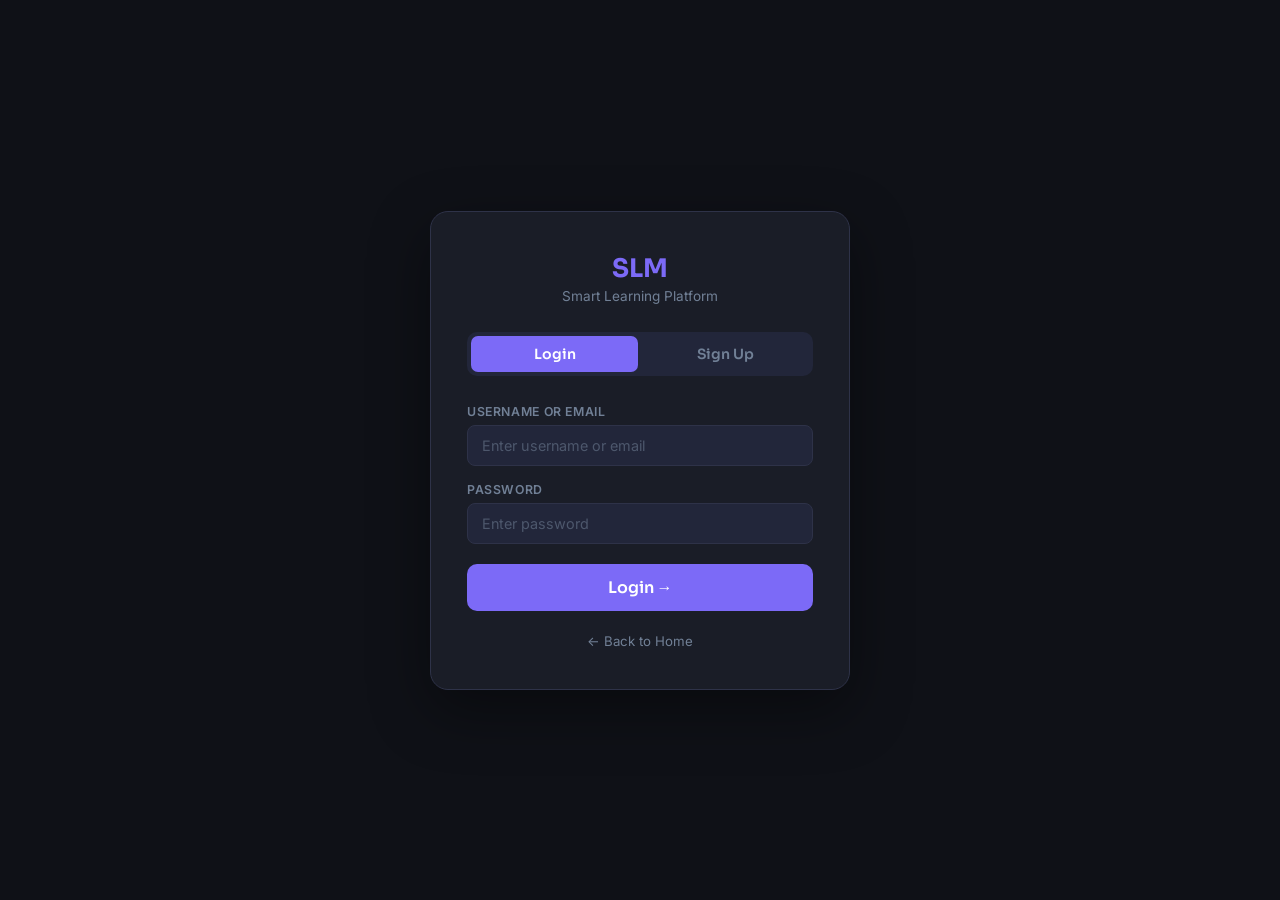
<file: slmback/src/main/resources/static/Login.html>
<!DOCTYPE html>
<html lang="en">
<head>
  <meta charset="UTF-8">
  <meta name="viewport" content="width=device-width, initial-scale=1.0">
  <title>Login - SLM</title>
  <link href="https://fonts.googleapis.com/css2?family=Sora:wght@400;600;700&family=Inter:wght@400;500&display=swap" rel="stylesheet">
  <style>
    *, *::before, *::after { box-sizing: border-box; margin: 0; padding: 0; }
    :root {
      --bg: #0f1117; --surface: #1a1d27; --surface2: #22263a;
      --border: #2e3248; --accent: #7c6af7;
      --danger: #f56565; --success: #68d391;
      --text: #e2e8f0; --muted: #718096;
      --sans: 'Sora', sans-serif; --body: 'Inter', sans-serif;
    }
    body { font-family: var(--body); background: var(--bg); color: var(--text); min-height: 100vh; display: flex; align-items: center; justify-content: center; padding: 20px; }
    .card { background: var(--surface); border: 1px solid var(--border); border-radius: 18px; padding: 40px 36px; width: 420px; max-width: 100%; box-shadow: 0 20px 60px rgba(0,0,0,.4); }
    .logo    { font-family: var(--sans); font-size: 1.6rem; font-weight: 700; color: var(--accent); text-align: center; margin-bottom: 4px; }
    .tagline { text-align: center; font-size: .85rem; color: var(--muted); margin-bottom: 28px; }
    .tabs    { display: flex; background: var(--surface2); border-radius: 10px; padding: 4px; margin-bottom: 28px; gap: 4px; }
    .tab     { flex: 1; padding: 9px; border: none; border-radius: 7px; font-family: var(--sans); font-size: .88rem; font-weight: 600; cursor: pointer; transition: all .2s; background: transparent; color: var(--muted); }
    .tab.active { background: var(--accent); color: #fff; }
    .role-row { display: flex; gap: 10px; margin-bottom: 20px; }
    .role-btn { flex: 1; padding: 12px 8px; border: 2px solid var(--border); border-radius: 10px; background: var(--surface2); color: var(--muted); font-family: var(--sans); font-size: .85rem; font-weight: 600; cursor: pointer; transition: all .2s; text-align: center; }
    .role-btn:hover  { border-color: var(--accent); color: var(--text); }
    .role-btn.active { border-color: var(--accent); background: rgba(124,106,247,.15); color: var(--text); }
    .r-icon { font-size: 1.4rem; display: block; margin-bottom: 4px; }
    .fg { margin-bottom: 16px; }
    .fl { display: block; font-size: .77rem; font-weight: 600; color: var(--muted); margin-bottom: 6px; text-transform: uppercase; letter-spacing: .05em; }
    .fi { width: 100%; padding: 11px 14px; background: var(--surface2); border: 1.5px solid var(--border); border-radius: 8px; font-size: .9rem; color: var(--text); font-family: var(--body); outline: none; transition: border-color .2s; }
    .fi:focus { border-color: var(--accent); }
    .fi::placeholder { color: var(--muted); opacity: .55; }
    .sbtn { width: 100%; padding: 13px; background: var(--accent); color: #fff; border: none; border-radius: 10px; font-family: var(--sans); font-size: 1rem; font-weight: 600; cursor: pointer; margin-top: 4px; transition: all .2s; }
    .sbtn:hover    { filter: brightness(1.1); }
    .sbtn:disabled { opacity: .55; cursor: not-allowed; filter: none; }
    .msg { padding: 11px 14px; border-radius: 8px; font-size: .85rem; margin-top: 14px; display: none; }
    .msg.err { background: rgba(245,101,101,.12); border: 1px solid var(--danger); color: var(--danger); display: block; }
    .msg.ok  { background: rgba(104,211,145,.12); border: 1px solid var(--success); color: var(--success); display: block; }
    .bk { display: block; text-align: center; margin-top: 22px; font-size: .83rem; color: var(--muted); text-decoration: none; transition: color .2s; }
    .bk:hover { color: var(--text); }
  </style>
</head>
<body>
<div class="card">
  <div class="logo">SLM</div>
  <div class="tagline">Smart Learning Platform</div>
  <div class="tabs">
    <button class="tab active" onclick="switchTab('login')">Login</button>
    <button class="tab"        onclick="switchTab('signup')">Sign Up</button>
  </div>
  <!-- LOGIN -->
  <div id="loginForm">
    <div class="fg"><label class="fl">Username or Email</label><input class="fi" id="lu" type="text" placeholder="Enter username or email" autocomplete="username"></div>
    <div class="fg"><label class="fl">Password</label><input class="fi" id="lp" type="password" placeholder="Enter password" autocomplete="current-password"></div>
    <button class="sbtn" id="loginBtn" onclick="doLogin()">Login →</button>
    <div class="msg" id="lm"></div>
  </div>
  <!-- SIGNUP -->
  <div id="signupForm" style="display:none">
    <div class="role-row">
      <div class="role-btn active" id="rStudent" onclick="selectRole('STUDENT')"><span class="r-icon">🎓</span>Student</div>
      <div class="role-btn"        id="rTutor"   onclick="selectRole('TUTOR')">  <span class="r-icon">👨‍🏫</span>Tutor</div>
    </div>
    <div class="fg"><label class="fl">Full Name</label>  <input class="fi" id="sn" type="text"     placeholder="Your full name"></div>
    <div class="fg"><label class="fl">Username</label>   <input class="fi" id="su" type="text"     placeholder="Choose a username" autocomplete="username"></div>
    <div class="fg"><label class="fl">Email</label>      <input class="fi" id="se" type="email"    placeholder="your@email.com"></div>
    <div class="fg"><label class="fl">Password</label>   <input class="fi" id="sp" type="password" placeholder="Min 6 characters" autocomplete="new-password"></div>
    <button class="sbtn" id="signupBtn" onclick="doSignup()">Create Account →</button>
    <div class="msg" id="sm"></div>
  </div>
  <a href="index.html" class="bk">← Back to Home</a>
</div>
<script>
  const API = 'https://slm-b8oo.onrender.com/api/auth';
  let selRole = 'STUDENT';
  function switchTab(t) {
    document.querySelectorAll('.tab').forEach((el, i) =>
      el.classList.toggle('active', (t === 'login' && i === 0) || (t === 'signup' && i === 1))
    );
    document.getElementById('loginForm').style.display  = t === 'login'  ? 'block' : 'none';
    document.getElementById('signupForm').style.display = t === 'signup' ? 'block' : 'none';
    clearMsg();
  }
  function selectRole(r) {
    selRole = r;
    document.getElementById('rStudent').classList.toggle('active', r === 'STUDENT');
    document.getElementById('rTutor').classList.toggle('active',   r === 'TUTOR');
  }
  function clearMsg() {
    ['lm','sm'].forEach(id => { const el = document.getElementById(id); el.className = 'msg'; el.textContent = ''; });
  }
  function showMsg(id, text, type) {
    const el = document.getElementById(id);
    el.textContent = text;
    el.className = 'msg ' + type;
  }
  function saveAuth(data) {
    const role = (data.role || '').toUpperCase();
    localStorage.setItem('slm_token', data.token);
    localStorage.setItem('slm_user', JSON.stringify({
      userId:   data.userId,
      role:     role,
      username: data.username,
      fullName: data.fullName || data.username
    }));
  }
  function redirectAfterAuth(role) {
    const r = (role || '').toUpperCase();
    if (r === 'TUTOR') {
      window.location.href = 'tutor-dashboard.html';
    } else {
      window.location.href = 'student-dashboard.html';
    }
  }
  async function doLogin() {
    console.log("LOGIN BUTTON CLICKED");
    const u   = document.getElementById('lu').value.trim();
    const p   = document.getElementById('lp').value.trim();
    const btn = document.getElementById('loginBtn');
    if (!u || !p) { showMsg('lm', 'Please enter username and password.', 'err'); return; }
    btn.disabled = true; btn.textContent = 'Logging in...';
    try {
      const res  = await fetch(API + '/login', {
        method: 'POST',
        headers: { 'Content-Type': 'application/json' },
        body: JSON.stringify({ username: u, password: p })
      });
      const data = await res.json();
      if (data.success) {
        saveAuth(data);
        showMsg('lm', '✅ Login successful! Redirecting...', 'ok');
        setTimeout(() => redirectAfterAuth(data.role), 700);
      } else {
        showMsg('lm', '❌ ' + (data.message || 'Login failed'), 'err');
      }
    } catch {
      showMsg('lm', '⚠️ Cannot reach server. Make sure Spring Boot is running.', 'err');
    } finally {
      btn.disabled = false; btn.textContent = 'Login →';
    }
  }
  async function doSignup() {
    const fullName = document.getElementById('sn').value.trim();
    const username = document.getElementById('su').value.trim();
    const email    = document.getElementById('se').value.trim();
    const password = document.getElementById('sp').value.trim();
    const btn = document.getElementById('signupBtn');
    if (!username || !email || !password) { showMsg('sm', 'Please fill in all required fields.', 'err'); return; }
    btn.disabled = true; btn.textContent = 'Creating account...';
    try {
      const res  = await fetch(API + '/signup', {
        method: 'POST',
        headers: { 'Content-Type': 'application/json' },
        body: JSON.stringify({ username, email, password, role: selRole, fullName })
      });
      const data = await res.json();
      if (data.success) {
        saveAuth(data);
        showMsg('sm', '✅ Account created! Redirecting...', 'ok');
        setTimeout(() => redirectAfterAuth(data.role), 700);
      } else {
        showMsg('sm', '❌ ' + (data.message || 'Signup failed'), 'err');
      }
    } catch {
      showMsg('sm', '⚠️ Cannot reach server. Make sure Spring Boot is running.', 'err');
    } finally {
      btn.disabled = false; btn.textContent = 'Create Account →';
    }
  }
  document.addEventListener('keydown', e => {
    if (e.key === 'Enter') {
      if (document.getElementById('loginForm').style.display !== 'none') doLogin();
      else doSignup();
    }
  });
  // Already logged in? redirect away
  const existingToken = localStorage.getItem('slm_token');
  const existingUser  = JSON.parse(localStorage.getItem('slm_user') || '{}');
  if (existingToken && existingUser.role) {
    redirectAfterAuth(existingUser.role);
  }
</script>
</body>
</html>
</file>
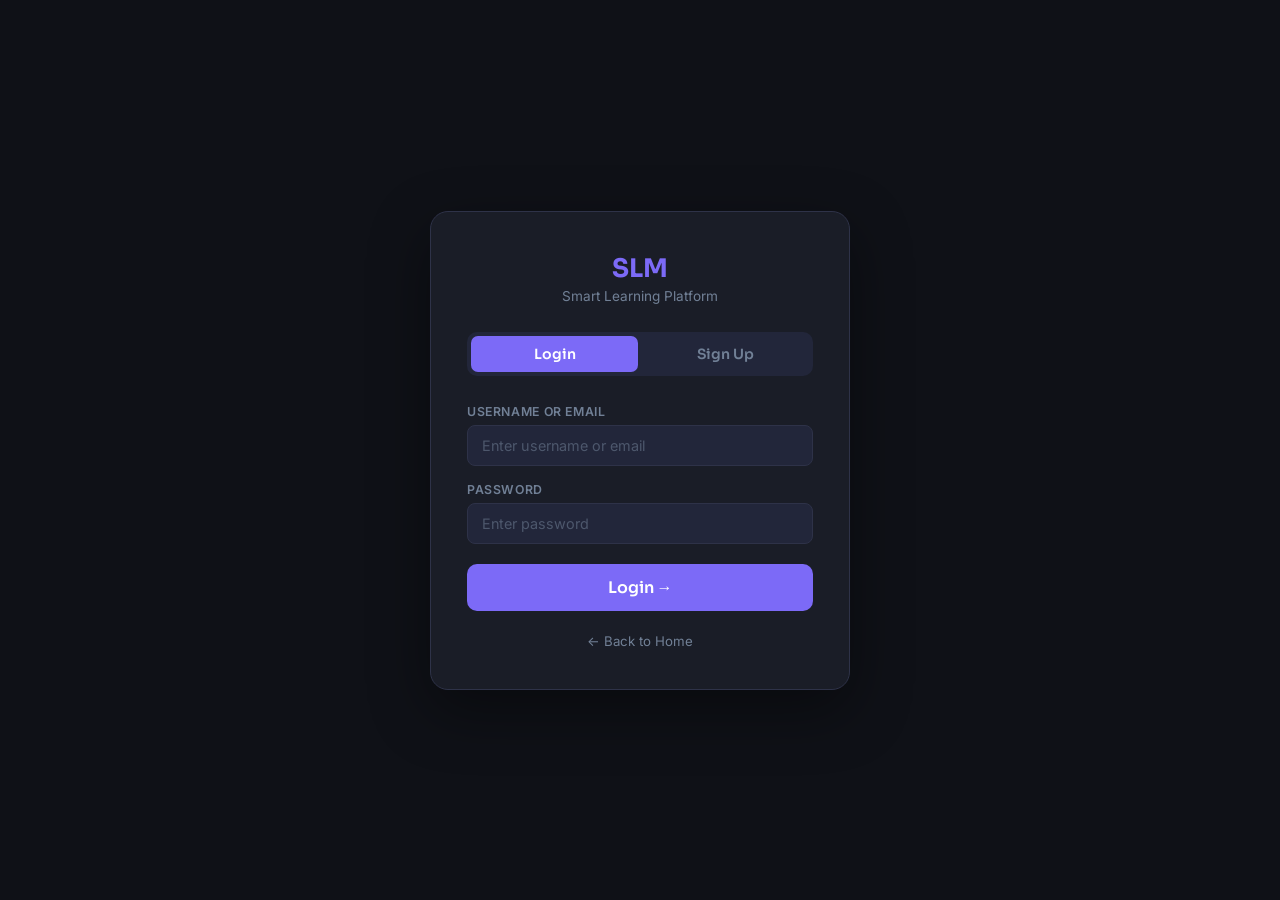
<file: slmback/src/main/resources/static/login.html>
<!DOCTYPE html>
<html lang="en">
<head>
  <meta charset="UTF-8">
  <meta name="viewport" content="width=device-width, initial-scale=1.0">
  <title>Login - SLM</title>
  <link href="https://fonts.googleapis.com/css2?family=Sora:wght@400;600;700&family=Inter:wght@400;500&display=swap" rel="stylesheet">
  <style>
    *, *::before, *::after { box-sizing: border-box; margin: 0; padding: 0; }
    :root {
      --bg: #0f1117; --surface: #1a1d27; --surface2: #22263a;
      --border: #2e3248; --accent: #7c6af7;
      --danger: #f56565; --success: #68d391;
      --text: #e2e8f0; --muted: #718096;
      --sans: 'Sora', sans-serif; --body: 'Inter', sans-serif;
    }
    body { font-family: var(--body); background: var(--bg); color: var(--text); min-height: 100vh; display: flex; align-items: center; justify-content: center; padding: 20px; }
    .card { background: var(--surface); border: 1px solid var(--border); border-radius: 18px; padding: 40px 36px; width: 420px; max-width: 100%; box-shadow: 0 20px 60px rgba(0,0,0,.4); }
    .logo    { font-family: var(--sans); font-size: 1.6rem; font-weight: 700; color: var(--accent); text-align: center; margin-bottom: 4px; }
    .tagline { text-align: center; font-size: .85rem; color: var(--muted); margin-bottom: 28px; }
    .tabs    { display: flex; background: var(--surface2); border-radius: 10px; padding: 4px; margin-bottom: 28px; gap: 4px; }
    .tab     { flex: 1; padding: 9px; border: none; border-radius: 7px; font-family: var(--sans); font-size: .88rem; font-weight: 600; cursor: pointer; transition: all .2s; background: transparent; color: var(--muted); }
    .tab.active { background: var(--accent); color: #fff; }
    .role-row { display: flex; gap: 10px; margin-bottom: 20px; }
    .role-btn { flex: 1; padding: 12px 8px; border: 2px solid var(--border); border-radius: 10px; background: var(--surface2); color: var(--muted); font-family: var(--sans); font-size: .85rem; font-weight: 600; cursor: pointer; transition: all .2s; text-align: center; }
    .role-btn:hover  { border-color: var(--accent); color: var(--text); }
    .role-btn.active { border-color: var(--accent); background: rgba(124,106,247,.15); color: var(--text); }
    .r-icon { font-size: 1.4rem; display: block; margin-bottom: 4px; }
    .fg { margin-bottom: 16px; }
    .fl { display: block; font-size: .77rem; font-weight: 600; color: var(--muted); margin-bottom: 6px; text-transform: uppercase; letter-spacing: .05em; }
    .fi { width: 100%; padding: 11px 14px; background: var(--surface2); border: 1.5px solid var(--border); border-radius: 8px; font-size: .9rem; color: var(--text); font-family: var(--body); outline: none; transition: border-color .2s; }
    .fi:focus { border-color: var(--accent); }
    .fi::placeholder { color: var(--muted); opacity: .55; }
    .sbtn { width: 100%; padding: 13px; background: var(--accent); color: #fff; border: none; border-radius: 10px; font-family: var(--sans); font-size: 1rem; font-weight: 600; cursor: pointer; margin-top: 4px; transition: all .2s; }
    .sbtn:hover    { filter: brightness(1.1); }
    .sbtn:disabled { opacity: .55; cursor: not-allowed; filter: none; }
    .msg { padding: 11px 14px; border-radius: 8px; font-size: .85rem; margin-top: 14px; display: none; }
    .msg.err { background: rgba(245,101,101,.12); border: 1px solid var(--danger); color: var(--danger); display: block; }
    .msg.ok  { background: rgba(104,211,145,.12); border: 1px solid var(--success); color: var(--success); display: block; }
    .bk { display: block; text-align: center; margin-top: 22px; font-size: .83rem; color: var(--muted); text-decoration: none; transition: color .2s; }
    .bk:hover { color: var(--text); }
  </style>
</head>
<body>
<div class="card">
  <div class="logo">SLM</div>
  <div class="tagline">Smart Learning Platform</div>
  <div class="tabs">
    <button class="tab active" onclick="switchTab('login')">Login</button>
    <button class="tab"        onclick="switchTab('signup')">Sign Up</button>
  </div>
  <!-- LOGIN -->
  <div id="loginForm">
    <div class="fg"><label class="fl">Username or Email</label><input class="fi" id="lu" type="text" placeholder="Enter username or email" autocomplete="username"></div>
    <div class="fg"><label class="fl">Password</label><input class="fi" id="lp" type="password" placeholder="Enter password" autocomplete="current-password"></div>
    <button class="sbtn" id="loginBtn" onclick="doLogin()">Login →</button>
    <div class="msg" id="lm"></div>
  </div>
  <!-- SIGNUP -->
  <div id="signupForm" style="display:none">
    <div class="role-row">
      <div class="role-btn active" id="rStudent" onclick="selectRole('STUDENT')"><span class="r-icon">🎓</span>Student</div>
      <div class="role-btn"        id="rTutor"   onclick="selectRole('TUTOR')">  <span class="r-icon">👨‍🏫</span>Tutor</div>
    </div>
    <div class="fg"><label class="fl">Full Name</label>  <input class="fi" id="sn" type="text"     placeholder="Your full name"></div>
    <div class="fg"><label class="fl">Username</label>   <input class="fi" id="su" type="text"     placeholder="Choose a username" autocomplete="username"></div>
    <div class="fg"><label class="fl">Email</label>      <input class="fi" id="se" type="email"    placeholder="your@email.com"></div>
    <div class="fg"><label class="fl">Password</label>   <input class="fi" id="sp" type="password" placeholder="Min 6 characters" autocomplete="new-password"></div>
    <button class="sbtn" id="signupBtn" onclick="doSignup()">Create Account →</button>
    <div class="msg" id="sm"></div>
  </div>
  <a href="index.html" class="bk">← Back to Home</a>
</div>
<script>
  const API = 'https://slm-b8oo.onrender.com/api/auth';
  let selRole = 'STUDENT';
  function switchTab(t) {
    document.querySelectorAll('.tab').forEach((el, i) =>
      el.classList.toggle('active', (t === 'login' && i === 0) || (t === 'signup' && i === 1))
    );
    document.getElementById('loginForm').style.display  = t === 'login'  ? 'block' : 'none';
    document.getElementById('signupForm').style.display = t === 'signup' ? 'block' : 'none';
    clearMsg();
  }
  function selectRole(r) {
    selRole = r;
    document.getElementById('rStudent').classList.toggle('active', r === 'STUDENT');
    document.getElementById('rTutor').classList.toggle('active',   r === 'TUTOR');
  }
  function clearMsg() {
    ['lm','sm'].forEach(id => { const el = document.getElementById(id); el.className = 'msg'; el.textContent = ''; });
  }
  function showMsg(id, text, type) {
    const el = document.getElementById(id);
    el.textContent = text;
    el.className = 'msg ' + type;
  }
  function saveAuth(data) {
    const role = (data.role || '').toUpperCase();
    localStorage.setItem('slm_token', data.token);
    localStorage.setItem('slm_user', JSON.stringify({
      userId:   data.userId,
      role:     role,
      username: data.username,
      fullName: data.fullName || data.username
    }));
  }
  function redirectAfterAuth(role) {
    const r = (role || '').toUpperCase();
    if (r === 'TUTOR') {
      window.location.href = 'tutor-dashboard.html';
    } else {
      window.location.href = 'student-dashboard.html';
    }
  }
  async function doLogin() {
    console.log("LOGIN BUTTON CLICKED");
    const u   = document.getElementById('lu').value.trim();
    const p   = document.getElementById('lp').value.trim();
    const btn = document.getElementById('loginBtn');
    if (!u || !p) { showMsg('lm', 'Please enter username and password.', 'err'); return; }
    btn.disabled = true; btn.textContent = 'Logging in...';
    try {
      const res  = await fetch(API + '/login', {
        method: 'POST',
        headers: { 'Content-Type': 'application/json' },
        body: JSON.stringify({ username: u, password: p })
      });
      const data = await res.json();
      if (data.success) {
        saveAuth(data);
        showMsg('lm', '✅ Login successful! Redirecting...', 'ok');
        setTimeout(() => redirectAfterAuth(data.role), 700);
      } else {
        showMsg('lm', '❌ ' + (data.message || 'Login failed'), 'err');
      }
    } catch {
      showMsg('lm', '⚠️ Cannot reach server. Make sure Spring Boot is running.', 'err');
    } finally {
      btn.disabled = false; btn.textContent = 'Login →';
    }
  }
  async function doSignup() {
    const fullName = document.getElementById('sn').value.trim();
    const username = document.getElementById('su').value.trim();
    const email    = document.getElementById('se').value.trim();
    const password = document.getElementById('sp').value.trim();
    const btn = document.getElementById('signupBtn');
    if (!username || !email || !password) { showMsg('sm', 'Please fill in all required fields.', 'err'); return; }
    btn.disabled = true; btn.textContent = 'Creating account...';
    try {
      const res  = await fetch(API + '/signup', {
        method: 'POST',
        headers: { 'Content-Type': 'application/json' },
        body: JSON.stringify({ username, email, password, role: selRole, fullName })
      });
      const data = await res.json();
      if (data.success) {
        saveAuth(data);
        showMsg('sm', '✅ Account created! Redirecting...', 'ok');
        setTimeout(() => redirectAfterAuth(data.role), 700);
      } else {
        showMsg('sm', '❌ ' + (data.message || 'Signup failed'), 'err');
      }
    } catch {
      showMsg('sm', '⚠️ Cannot reach server. Make sure Spring Boot is running.', 'err');
    } finally {
      btn.disabled = false; btn.textContent = 'Create Account →';
    }
  }
  document.addEventListener('keydown', e => {
    if (e.key === 'Enter') {
      if (document.getElementById('loginForm').style.display !== 'none') doLogin();
      else doSignup();
    }
  });
  // Already logged in? redirect away
  const existingToken = localStorage.getItem('slm_token');
  const existingUser  = JSON.parse(localStorage.getItem('slm_user') || '{}');
  if (existingToken && existingUser.role) {
    redirectAfterAuth(existingUser.role);
  }
</script>
</body>
</html>
</file>
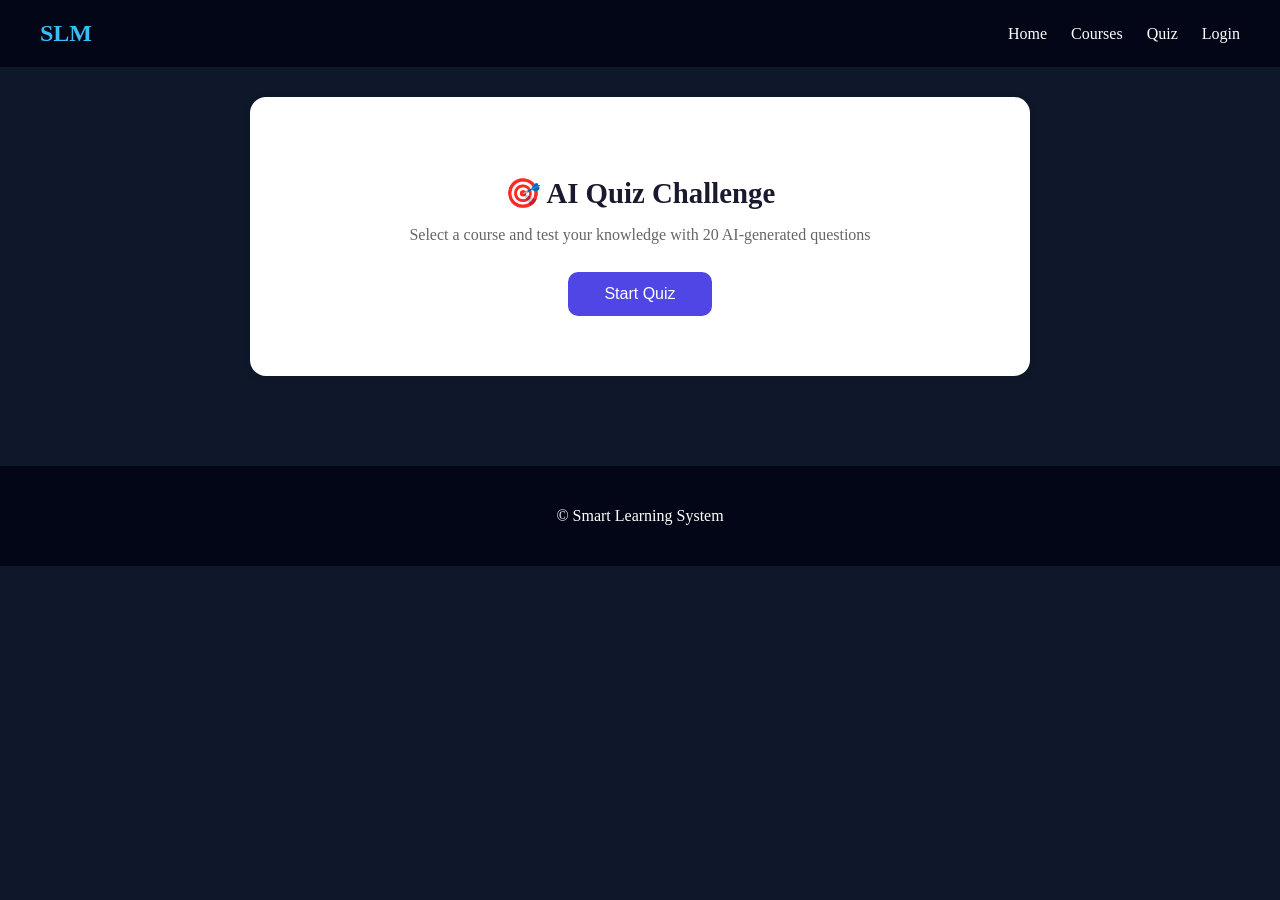
<file: slmback/src/main/resources/static/quiz.html>
<!DOCTYPE html>
<html lang="en">
<head>
  <meta charset="UTF-8">
  <meta name="viewport" content="width=device-width, initial-scale=1.0">
  <title>AI Quiz - SLM</title>
  <link rel="stylesheet" href="css/style.css">
  <style>
    /* ── Quiz-specific styles (don't touch style.css) ── */
    .quiz-wrapper {
      max-width: 780px;
      margin: 30px auto;
      padding: 0 20px 60px;
    }
    /* Course selection modal */
    #modal-overlay {
      display: none;
      position: fixed;
      inset: 0;
      background: rgba(0,0,0,.5);
      z-index: 200;
      align-items: center;
      justify-content: center;
    }
    #modal-overlay.active { display: flex; }
    #modal {
      background: #fff;
      border-radius: 16px;
      padding: 32px;
      width: 400px;
      max-width: 92vw;
      box-shadow: 0 20px 60px rgba(0,0,0,.2);
    }
    #modal h2 { font-size: 1.4rem; color: #1a1a2e; margin-bottom: 6px; }
    #modal > p { color: #666; font-size: .9rem; margin-bottom: 22px; }
    .course-grid {
      display: grid;
      grid-template-columns: 1fr 1fr;
      gap: 12px;
      margin-bottom: 22px;
    }
    .course-card {
      border: 2px solid #e2e8f0;
      border-radius: 10px;
      padding: 14px 10px;
      cursor: pointer;
      text-align: center;
      transition: all .2s;
      background: #fafafa;
    }
    .course-card:hover    { border-color: #4f46e5; background: #eef2ff; }
    .course-card.selected { border-color: #4f46e5; background: #eef2ff; }
    .course-card .icon    { font-size: 1.6rem; margin-bottom: 6px; }
    .course-card .name    { font-size: .88rem; font-weight: 600; color: #1a1a2e; }
    .info-row { display: flex; gap: 10px; margin-bottom: 22px; }
    .info-box {
      flex: 1;
      background: #f8fafc;
      border-radius: 8px;
      padding: 10px;
      text-align: center;
      font-size: .78rem;
      color: #555;
    }
    .info-box b { display: block; font-size: 1.1rem; color: #1a1a2e; margin-bottom: 2px; }
    .begin-btn {
      width: 100%;
      padding: 13px;
      background: #4f46e5;
      color: #fff;
      border: none;
      border-radius: 10px;
      font-size: 1rem;
      cursor: pointer;
      transition: background .2s;
    }
    .begin-btn:hover    { background: #4338ca; }
    .begin-btn:disabled { background: #a5b4fc; cursor: not-allowed; }
    /* Quiz header bar */
    #quiz-header {
      display: none;
      background: #fff;
      border-radius: 12px;
      padding: 16px 22px;
      margin-bottom: 20px;
      align-items: center;
      justify-content: space-between;
      box-shadow: 0 2px 8px rgba(0,0,0,.08);
      position: sticky;
      top: 10px;
      z-index: 10;
    }
    #quiz-header.active { display: flex; }
    #quiz-header h2     { font-size: 1.1rem; color: #1a1a2e; margin: 0; }
    #question-count     { color: #888; font-size: .82rem; margin-top: 2px; }
    #timer {
      font-size: 1.35rem;
      font-weight: 700;
      color: #4f46e5;
      background: #eef2ff;
      padding: 6px 16px;
      border-radius: 8px;
      min-width: 72px;
      text-align: center;
    }
    #timer.danger {
      color: #dc2626;
      background: #fef2f2;
      animation: pulse 1s ease-in-out infinite;
    }
    @keyframes pulse { 0%,100%{opacity:1} 50%{opacity:.5} }
    /* Landing prompt (shown before quiz starts) */
    #quiz-landing {
      text-align: center;
      padding: 60px 20px;
      background: #fff;
      border-radius: 16px;
      box-shadow: 0 2px 8px rgba(0,0,0,.07);
    }
    #quiz-landing h1 { font-size: 1.8rem; color: #1a1a2e; margin-bottom: 10px; }
    #quiz-landing p  { color: #666; margin-bottom: 28px; }
    .open-modal-btn {
      padding: 13px 36px;
      background: #4f46e5;
      color: #fff;
      border: none;
      border-radius: 10px;
      font-size: 1rem;
      cursor: pointer;
      transition: background .2s;
    }
    .open-modal-btn:hover { background: #4338ca; }
    /* Loading spinner */
    #loading { display: none; text-align: center; padding: 60px 20px; }
    #loading.active { display: block; }
    .spinner {
      width: 44px; height: 44px;
      border: 4px solid #e2e8f0;
      border-top-color: #4f46e5;
      border-radius: 50%;
      animation: spin 1s linear infinite;
      margin: 0 auto 16px;
    }
    @keyframes spin { to { transform: rotate(360deg); } }
    /* Question cards */
    #quizContainer { display: none; }
    #quizContainer.active { display: block; }
    .question-card {
      background: #fff;
      border-radius: 12px;
      padding: 20px;
      margin-bottom: 16px;
      box-shadow: 0 2px 8px rgba(0,0,0,.06);
    }
    .question-card h3 {
      font-size: .95rem;
      color: #1a1a2e;
      margin-bottom: 14px;
      line-height: 1.6;
    }
    .option-label {
      display: flex;
      align-items: center;
      gap: 10px;
      padding: 10px 14px;
      border-radius: 8px;
      margin-bottom: 8px;
      cursor: pointer;
      border: 1.5px solid #e2e8f0;
      transition: all .2s;
      font-size: .9rem;
      color: #333;
    }
    .option-label:hover   { border-color: #4f46e5; background: #f5f3ff; }
    .option-label input   { accent-color: #4f46e5; }
    .option-label.correct { background: #f0fdf4; border-color: #22c55e !important; color: #166534; }
    .option-label.wrong   { background: #fef2f2; border-color: #ef4444 !important; color: #991b1b; }
    /* Submit */
    #submit-area { display: none; text-align: center; padding: 16px 0 30px; }
    #submit-area.active { display: block; }
    #submitQuiz {
      padding: 14px 44px;
      background: #4f46e5;
      color: #fff;
      border: none;
      border-radius: 10px;
      font-size: 1rem;
      cursor: pointer;
      transition: background .2s;
    }
    #submitQuiz:hover { background: #4338ca; }
    /* Result */
    #result { display: none; }
    #result.active { display: block; }
    .score-box {
      text-align: center;
      padding: 28px;
      background: linear-gradient(135deg, #4f46e5, #7c3aed);
      border-radius: 12px;
      color: #fff;
      margin-bottom: 20px;
    }
    .score-box .score-num   { font-size: 3rem; font-weight: 700; }
    .score-box .score-label { opacity: .88; font-size: 1rem; margin-top: 4px; }
    .result-stats { display: flex; gap: 12px; margin-bottom: 20px; }
    .stat {
      flex: 1; text-align: center;
      padding: 14px 10px;
      border-radius: 10px;
      font-size: .83rem;
    }
    .stat b       { display: block; font-size: 1.4rem; margin-bottom: 4px; }
    .stat.correct { background: #f0fdf4; color: #166534; }
    .stat.wrong   { background: #fef2f2; color: #991b1b; }
    .stat.skipped { background: #fffbeb; color: #92400e; }
    .result-actions { display: flex; gap: 12px; }
    .retry-btn, .home-btn {
      flex: 1;
      padding: 13px;
      border: none;
      border-radius: 10px;
      font-size: 1rem;
      cursor: pointer;
      transition: background .2s;
    }
    .retry-btn { background: #4f46e5; color: #fff; }
    .retry-btn:hover { background: #4338ca; }
    .home-btn  { background: #f1f5f9; color: #1a1a2e; }
    .home-btn:hover  { background: #e2e8f0; }
  </style>
</head>
<body>
<!-- ── Reuse your existing site header ── -->
<header>
  <div class="logo">SLM</div>
  <nav>
    <a href="index.html">Home</a>
    <a href="courses.html">Courses</a>
    <a href="quiz.html" class="active">Quiz</a>
    <a href="login.html" id="loginBtn">Login</a>
  </nav>
</header>
<!-- ── Course selection modal ── -->
<div id="modal-overlay">
  <div id="modal">
    <h2>Choose Your Course</h2>
    <p>20 questions &nbsp;·&nbsp; 30 minutes &nbsp;·&nbsp; AI generated</p>
    <div class="course-grid">
      <div class="course-card" onclick="selectCourse(this, 'Java')">
        <div class="icon">☕</div><div class="name">Java</div>
      </div>
      <div class="course-card" onclick="selectCourse(this, 'DBMS')">
        <div class="icon">🗄️</div><div class="name">DBMS</div>
      </div>
      <div class="course-card" onclick="selectCourse(this, 'DSA')">
        <div class="icon">🌳</div><div class="name">DSA</div>
      </div>
      <div class="course-card" onclick="selectCourse(this, 'Web Development')">
        <div class="icon">🌐</div><div class="name">Web Development</div>
      </div>
    </div>
    <div class="info-row">
      <div class="info-box"><b>20</b>Questions</div>
      <div class="info-box"><b>30</b>Minutes</div>
      <div class="info-box"><b>MCQ</b>Format</div>
    </div>
    <button class="begin-btn" id="beginBtn" onclick="beginQuiz()" disabled>
      Select a course to begin
    </button>
  </div>
</div>
<!-- ── Main quiz content ── -->
<div class="quiz-wrapper">
  <!-- Step 1: Landing prompt -->
  <div id="quiz-landing">
    <h1>🎯 AI Quiz Challenge</h1>
    <p>Select a course and test your knowledge with 20 AI-generated questions</p>
    <button class="open-modal-btn" onclick="openModal()">Start Quiz</button>
  </div>
  <!-- Step 2: Sticky timer header (shown during quiz) -->
  <div id="quiz-header">
    <div>
      <h2 id="quiz-title">AI Quiz</h2>
      <div id="question-count"></div>
    </div>
    <div id="timer">30:00</div>
  </div>
  <!-- Step 3: Loading spinner -->
  <div id="loading">
    <div class="spinner"></div>
    <p style="color:#888;font-size:.95rem">Generating your quiz with Gemini AI...<br>
    <span style="font-size:.82rem;color:#aaa">This may take a few seconds</span></p>
  </div>
  <!-- Step 4: Questions -->
  <div id="quizContainer"></div>
  <!-- Step 5: Submit button -->
  <div id="submit-area">
    <button id="submitQuiz" onclick="submitQuiz()">Submit Quiz</button>
  </div>
  <!-- Step 6: Results -->
  <div id="result">
    <div class="score-box">
      <div class="score-num" id="scoreNum">0/20</div>
      <div class="score-label" id="scoreLabel">Quiz Complete!</div>
    </div>
    <div class="result-stats">
      <div class="stat correct"><b id="correctCount">0</b>Correct ✅</div>
      <div class="stat wrong"><b id="wrongCount">0</b>Wrong ❌</div>
      <div class="stat skipped"><b id="skipCount">0</b>Skipped ⏭</div>
    </div>
    <div class="result-actions">
      <button class="retry-btn" onclick="location.reload()">🔄 Try Again</button>
      <button class="home-btn"  onclick="location.href='index.html'">🏠 Back to Home</button>
    </div>
  </div>
</div><!-- end .quiz-wrapper -->
<footer>
  <p>© Smart Learning System</p>
</footer>
<script src="js/auth.js"></script>
<script src="js/quiz.js"></script>
</body>
</html>
</file>
<file: slmback/src/main/resources/static/css/style.css>
body{
margin:0;
font-family:Segoe UI;
background:#0f172a;
color:white;
}

header{
display:flex;
justify-content:space-between;
align-items:center;
padding:20px 40px;
background:#020617;
}

.logo{
font-size:24px;
font-weight:bold;
color:#38bdf8;
}

nav a{
color:white;
margin-left:20px;
text-decoration:none;
}

.hero{
text-align:center;
padding:70px 20px;
}

.cards{
display:grid;
grid-template-columns:repeat(2,1fr);
gap:30px;
padding:50px;
}

.feature-card{

background:#1e293b;

padding:30px;

border-radius:10px;

box-shadow:0 5px 20px rgba(0,0,0,0.5);

}

.feature-card button{

padding:10px 20px;

background:#38bdf8;

border:none;

border-radius:6px;

color:white;

cursor:pointer;

}

footer{

text-align:center;

padding:25px;

background:#020617;

}
</file>
